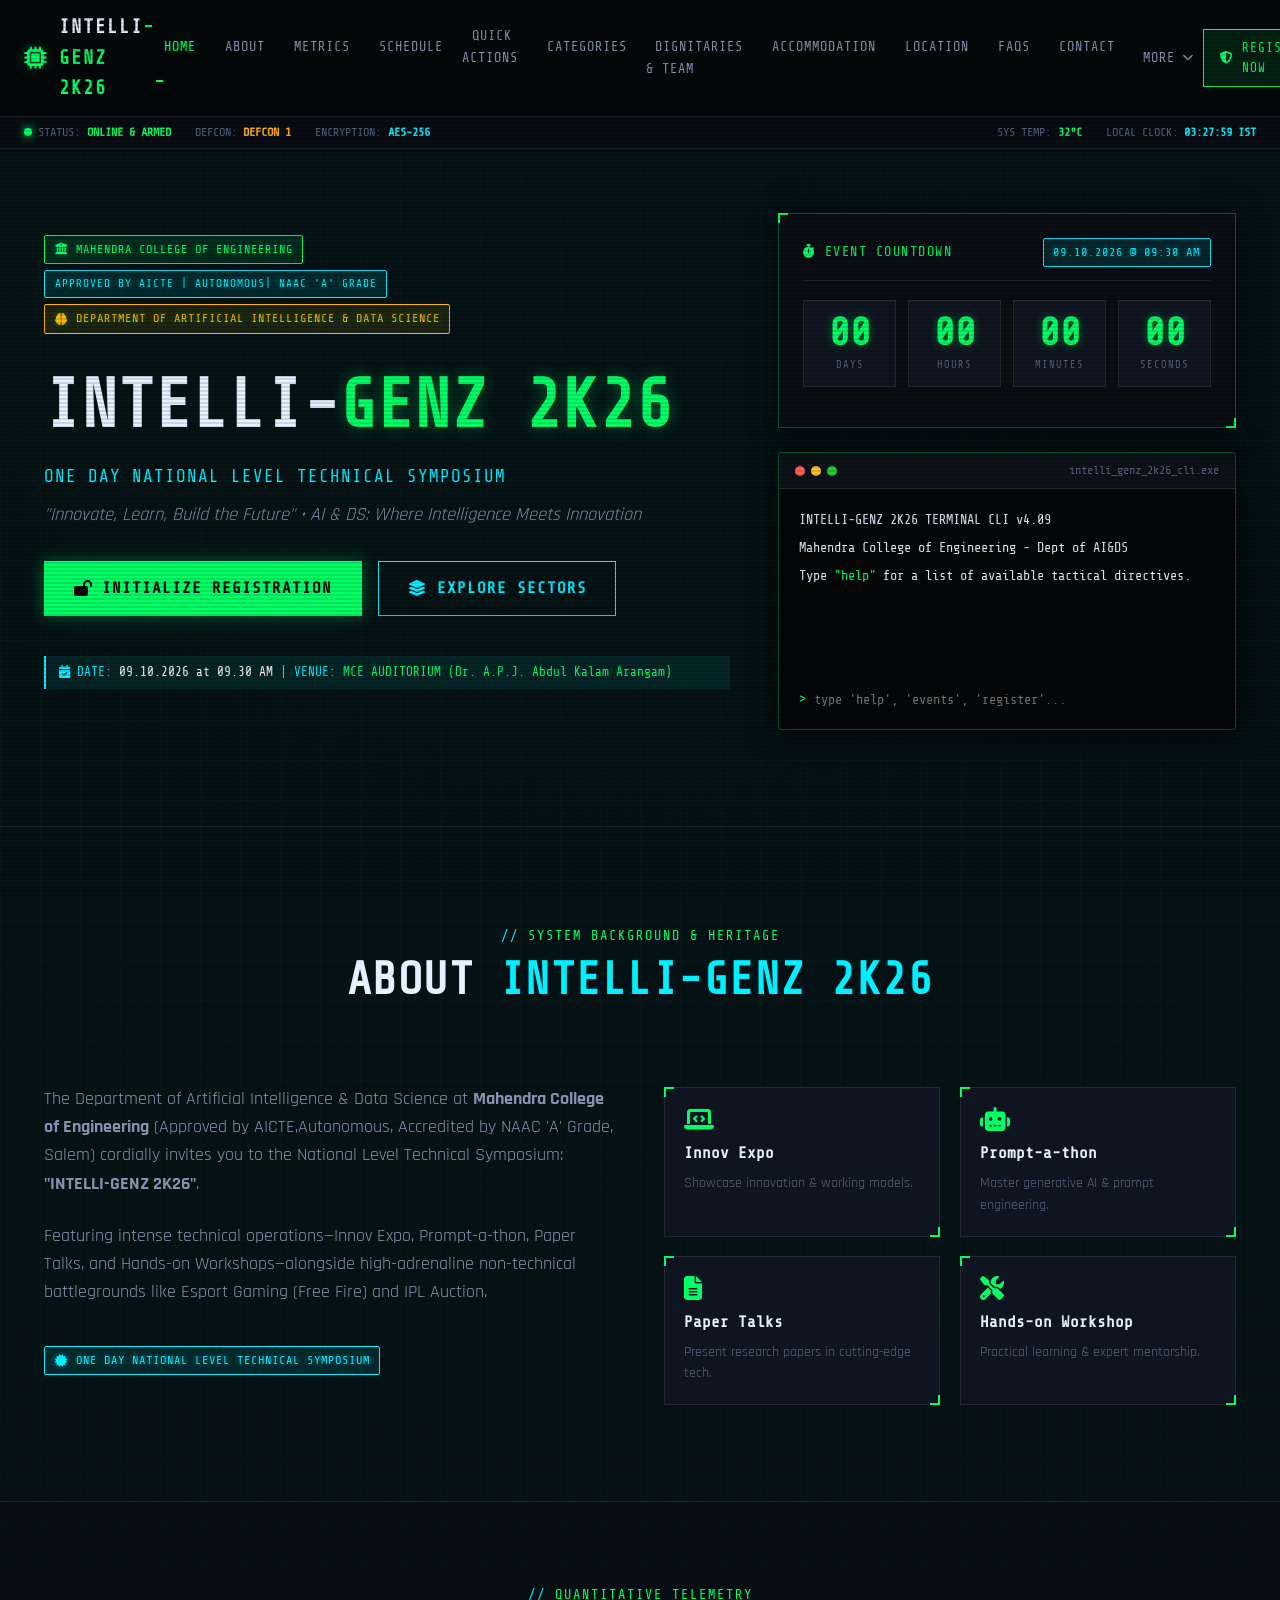
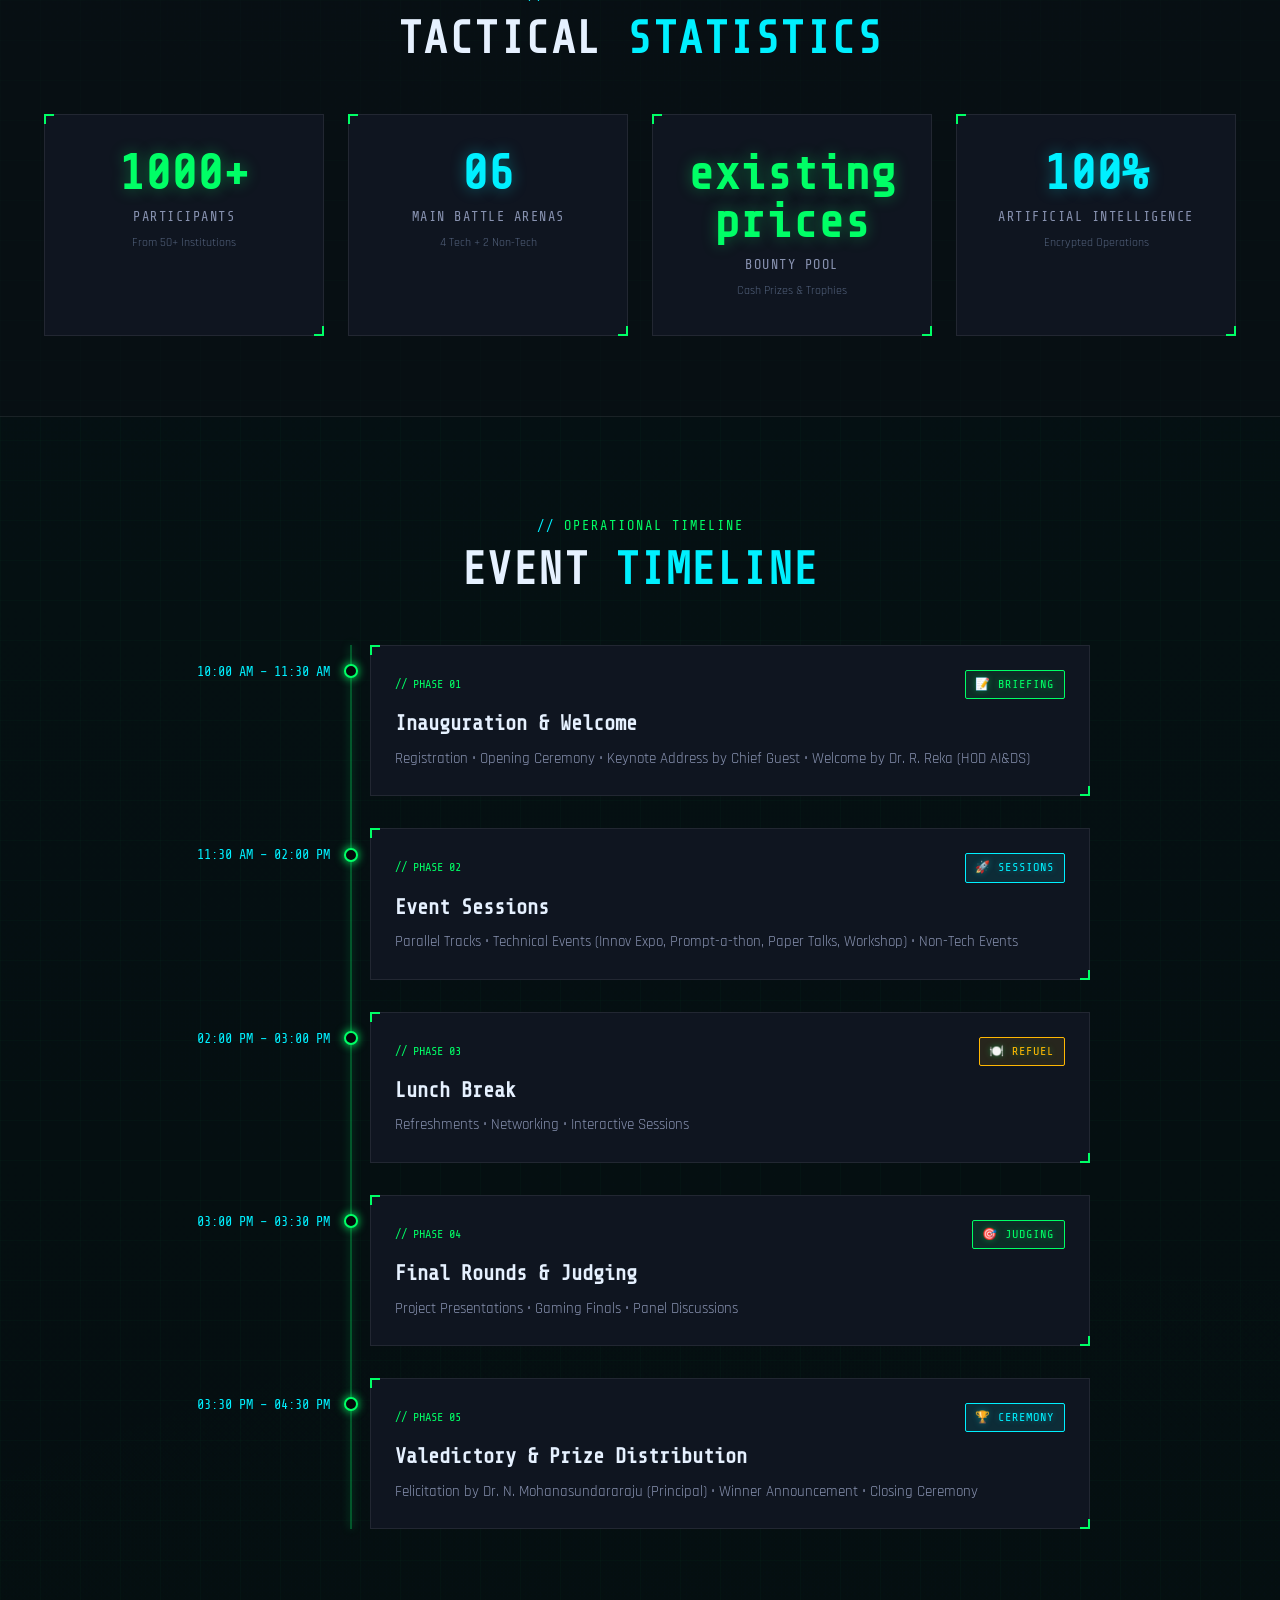
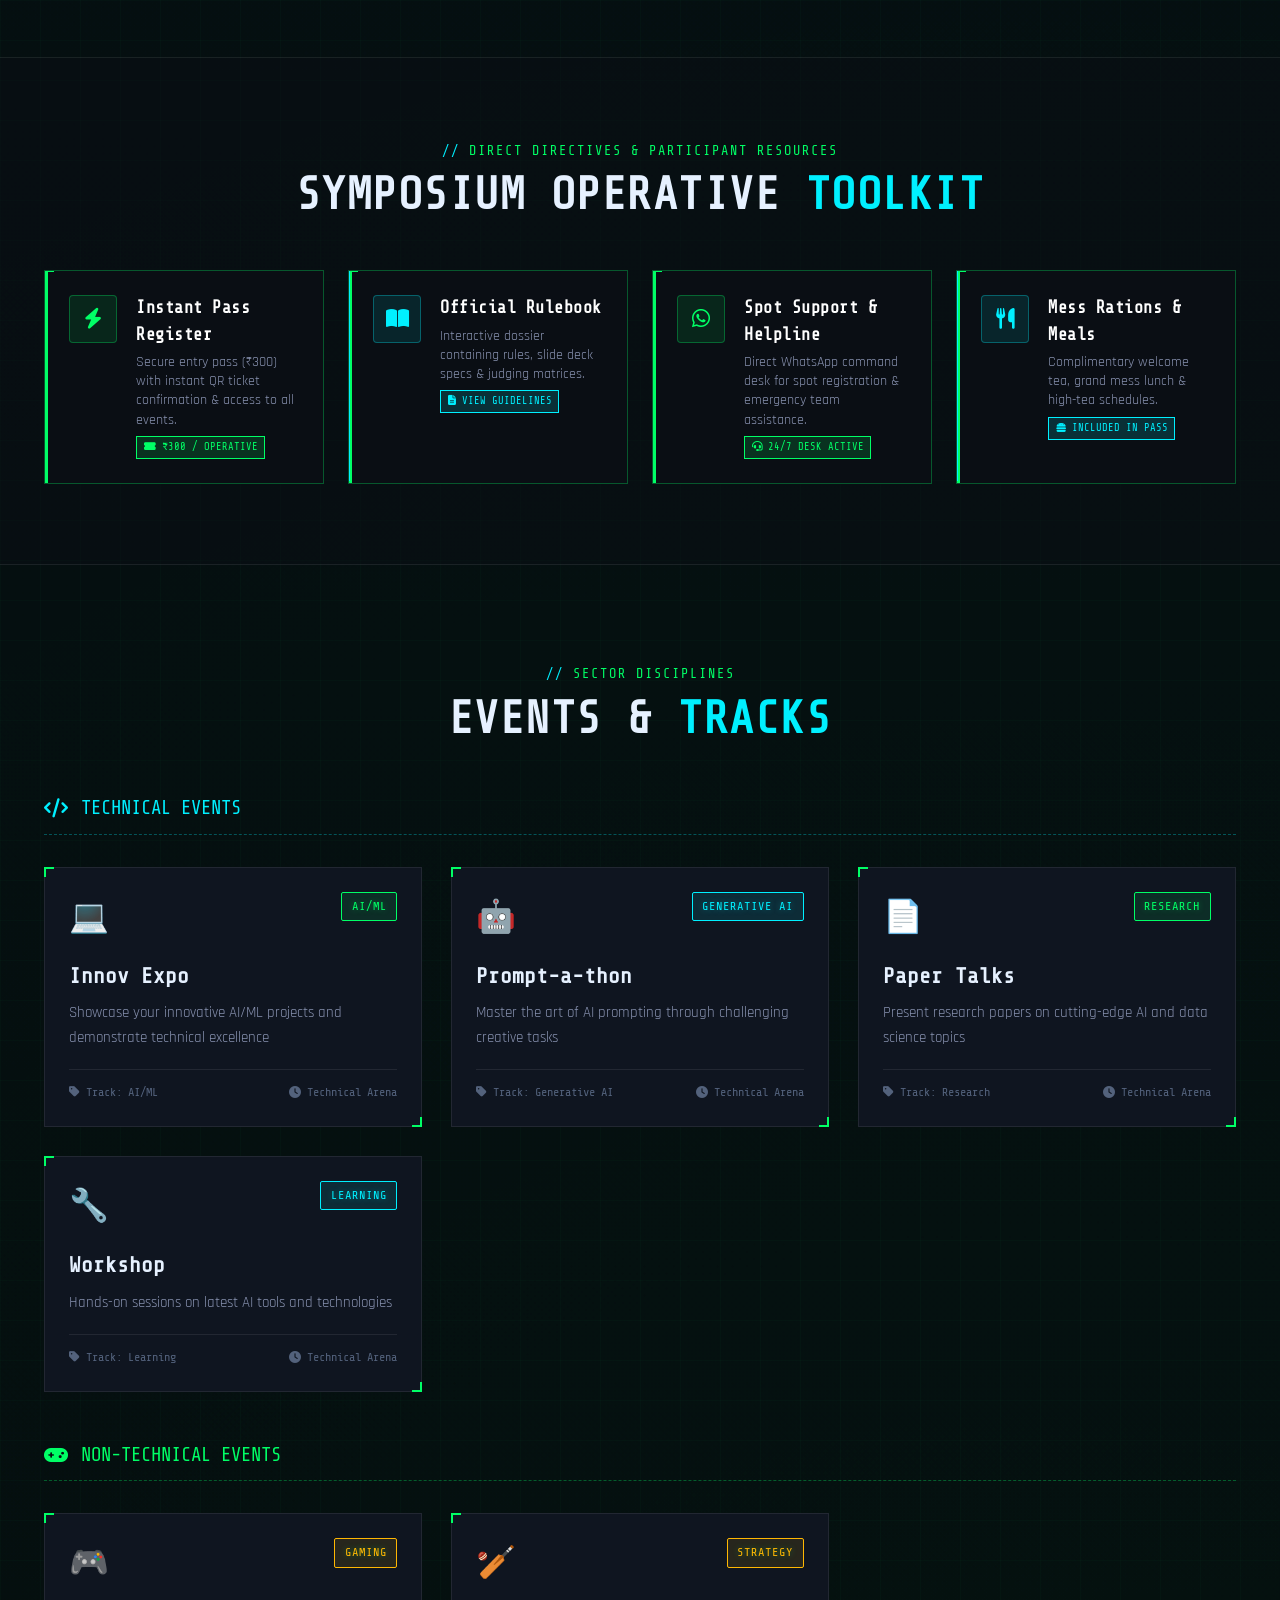
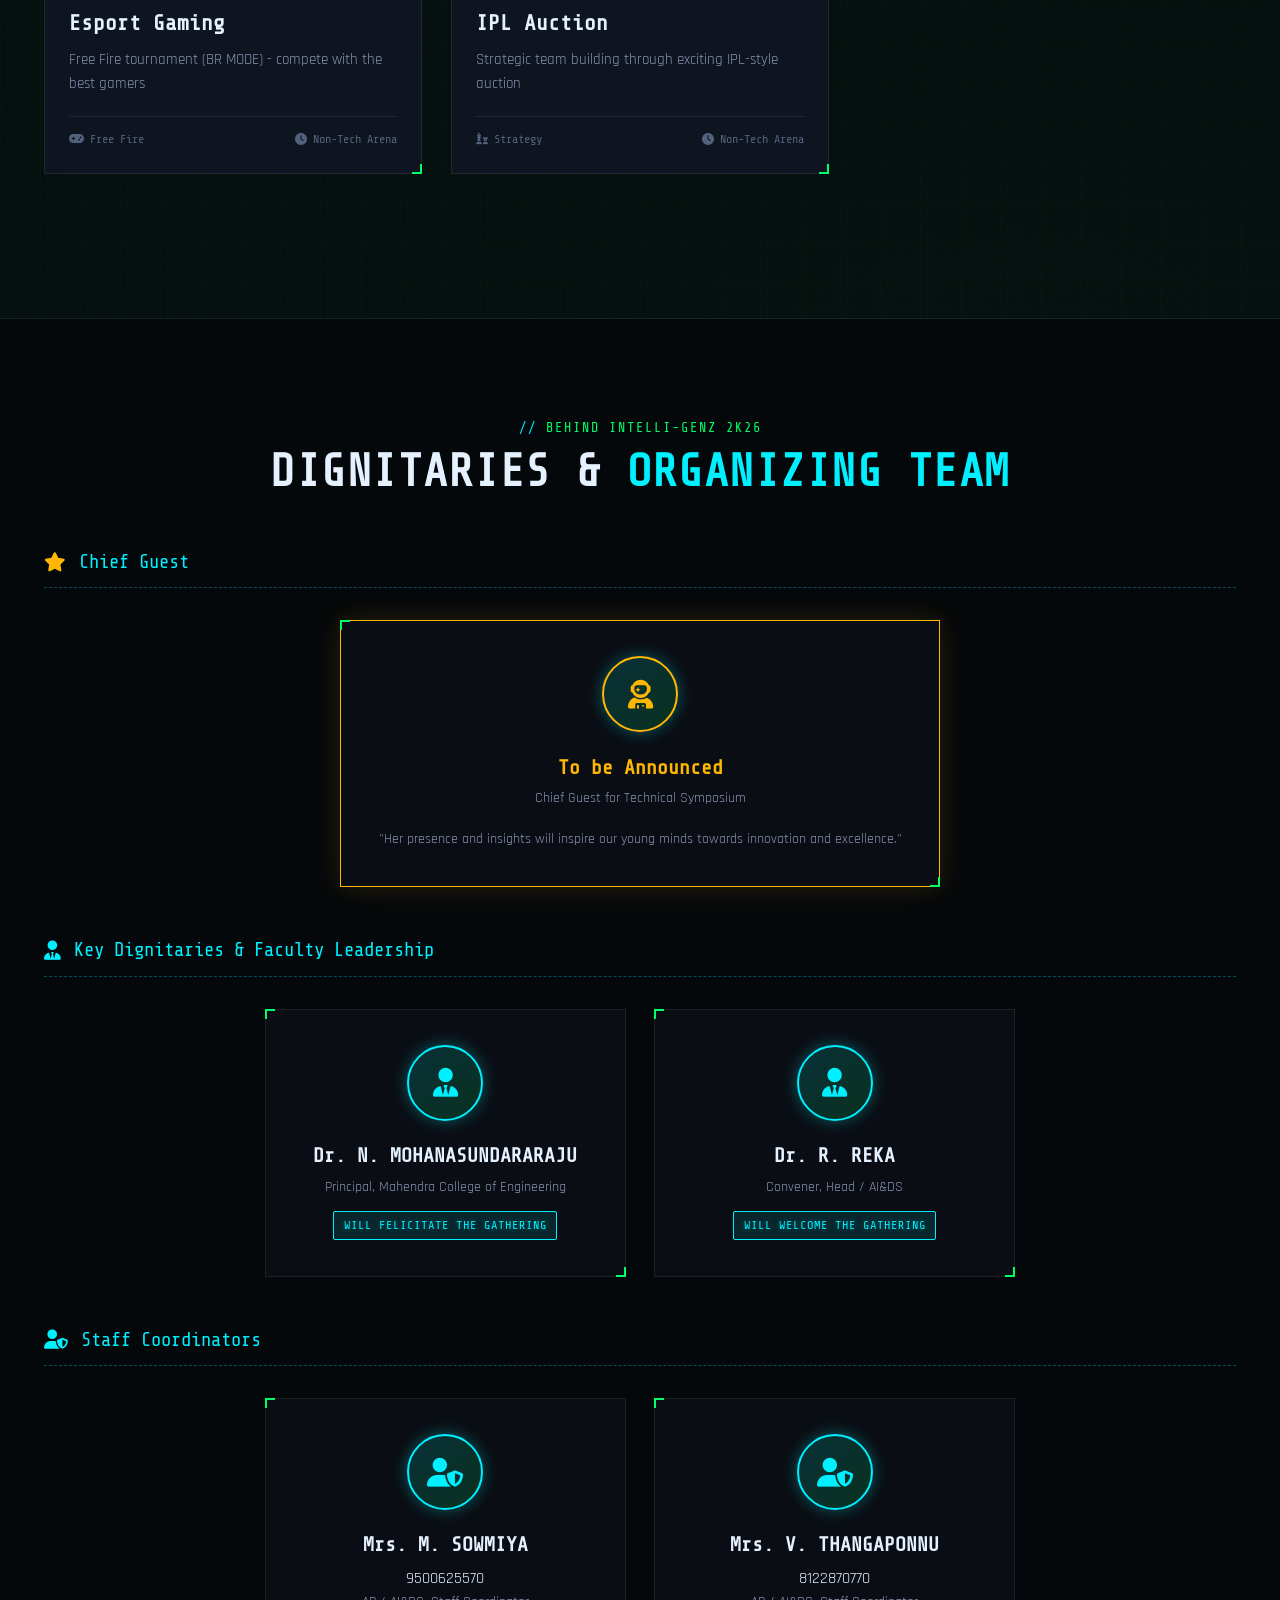
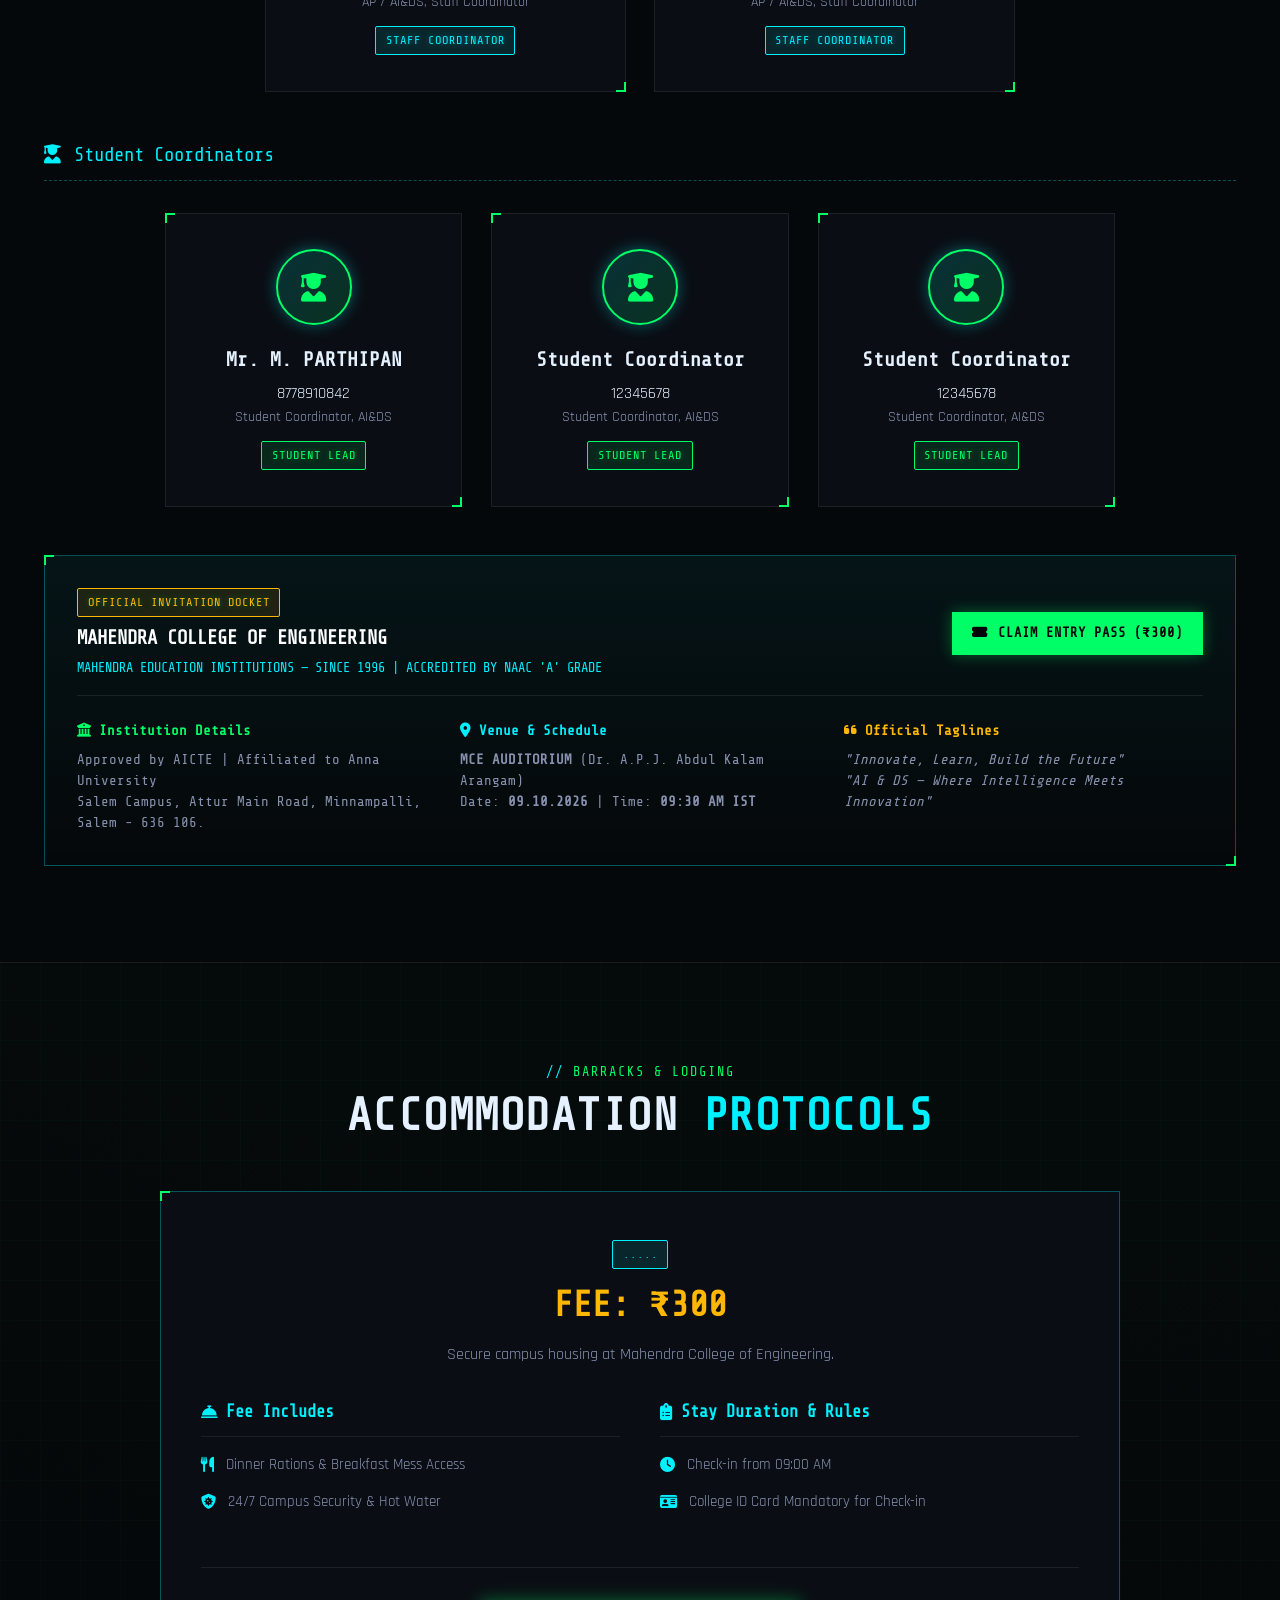
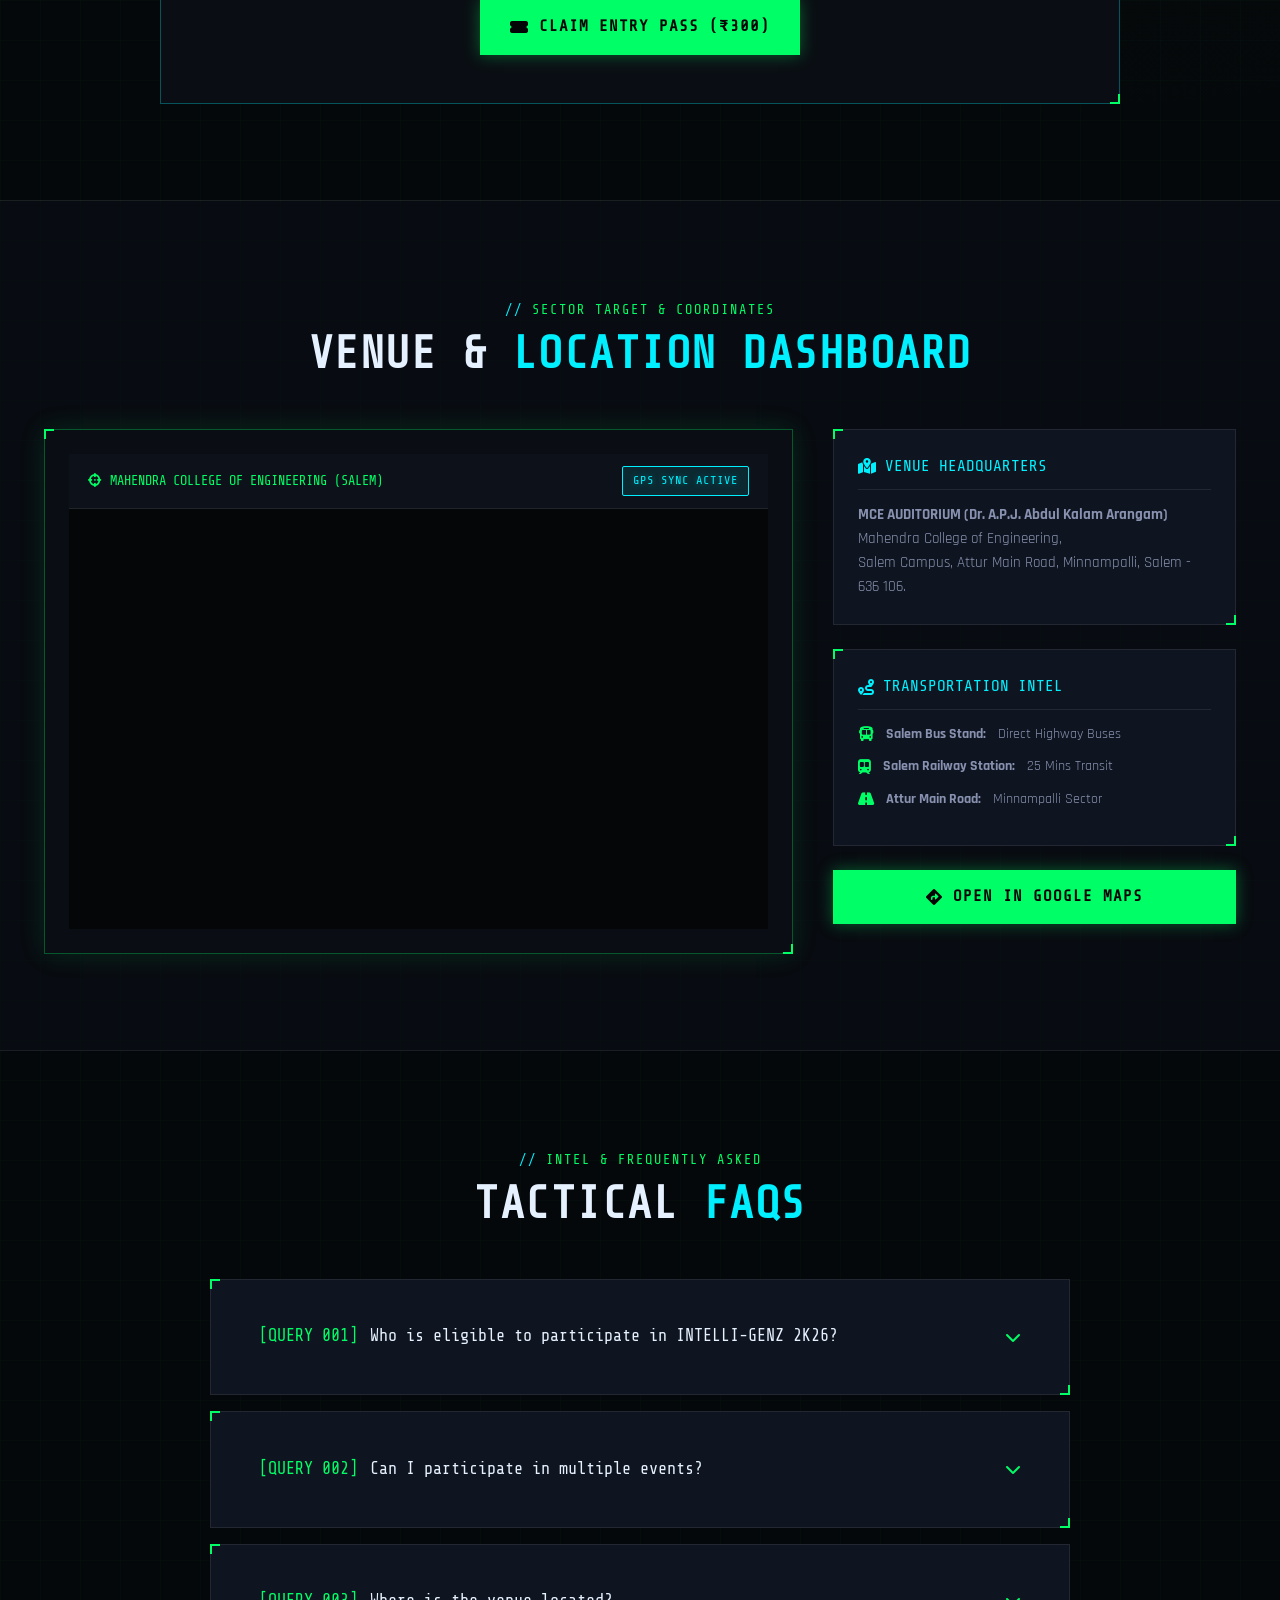
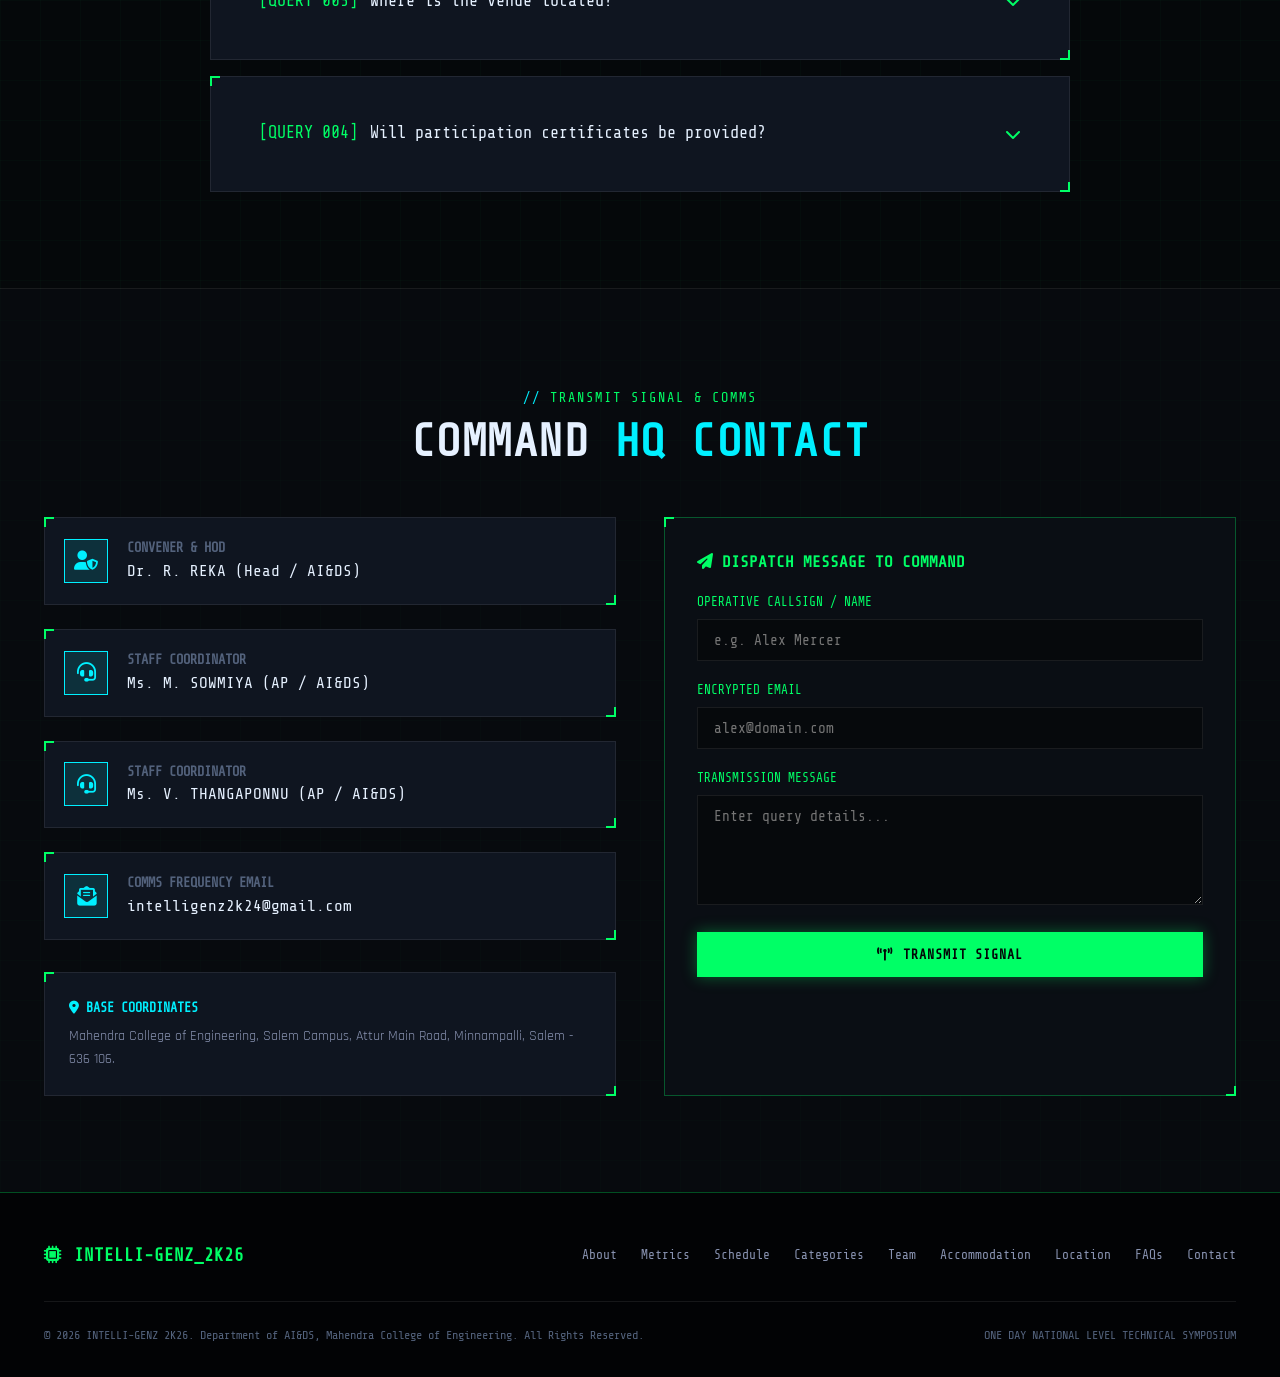
<file: index.html>
<!DOCTYPE html>
<html lang="en">

<head>
  <meta charset="UTF-8">
  <meta name="viewport" content="width=device-width, initial-scale=1.0">
  <title>INTELLI-GENZ 2K26 | Mahendra College of Engineering | AI&DS Symposium</title>
  <meta name="description"
    content="INTELLI-GENZ 2K26 - One Day National Level Technical Symposium hosted by Department of Artificial Intelligence & Data Science, Mahendra College of Engineering, Salem.">

  <!-- CSS Stylesheet -->
  <link rel="stylesheet" href="assets/css/style.css">

  <!-- FontAwesome Icons -->
  <link rel="stylesheet" href="https://cdnjs.cloudflare.com/ajax/libs/font-awesome/6.4.0/css/all.min.css">
</head>

<body>

  <!-- ==========================================================================
       1. FULL-SCREEN PRELOADER
       ========================================================================== -->
  <div id="preloader" role="dialog" aria-label="System Preloader">
    <div class="preloader-box tactical-box">
      <div class="preloader-header">
        <div class="preloader-title">
          <i class="fas fa-terminal"></i>
          <span>INTELLI-GENZ_2K26 INITIALIZING_</span>
        </div>
        <div class="badge-tactical">SYS_VER 4.09</div>
      </div>

      <div class="preloader-logs" id="preloaderLogs">
        <!-- Dynamic terminal logs appended here -->
      </div>

      <div class="progress-container">
        <div class="progress-info">
          <span>PROGRESS_STATUS</span>
          <span id="preloaderPercent">0%</span>
        </div>
        <div class="progress-bar-bg">
          <div class="progress-bar-fill" id="preloaderProgress"></div>
        </div>
      </div>

      <button class="preloader-skip" id="preloaderSkip">[ OVERRIDE / SKIP ]</button>
    </div>
  </div>

  <!-- ==========================================================================
       2. NAVIGATION & HUD STATUS BAR
       ========================================================================== -->
  <div class="header-wrapper">
    <!-- Sticky Navbar -->
    <nav class="navbar" id="navbar">
      <div class="nav-container">
        <a href="#hero" class="nav-brand">
          <i class="fas fa-microchip brand-icon"></i>
          <span class="brand-title">INTELLI<span>-GENZ 2K26</span></span>
        </a>

        <ul class="nav-menu">
          <li><a href="#hero" class="nav-link active">Home</a></li>
          <li><a href="#about" class="nav-link">About</a></li>
          <li><a href="#metrics" class="nav-link">Metrics</a></li>
          <li><a href="#schedule" class="nav-link">Schedule</a></li>
          <li><a href="#quick-actions" class="nav-link">Quick Actions</a></li>
          <li><a href="#categories" class="nav-link">Categories</a></li>
          <li><a href="#team" class="nav-link">Dignitaries &amp; Team</a></li>
          <li><a href="#accommodation" class="nav-link">Accommodation</a></li>
          <li><a href="#location" class="nav-link">Location</a></li>
          <li><a href="#faqs" class="nav-link">FAQs</a></li>
          <li><a href="#contact" class="nav-link">Contact</a></li>

          <!-- Overflow Dropdown Menu -->
          <li class="nav-item-dropdown">
            <span class="nav-link dropdown-trigger" id="moreDropdownTrigger">
              More <i class="fas fa-chevron-down" style="font-size: 0.7rem;"></i>
            </span>
            <div class="dropdown-menu" id="moreDropdownMenu">
              <a href="#location" class="dropdown-item"><i class="fas fa-map-marked-alt"></i> Location Map</a>
              <a href="#quick-actions" class="dropdown-item"><i class="fas fa-book"></i> Rulebook</a>
              <a href="#categories" class="dropdown-item"><i class="fas fa-trophy"></i> Prize Pool</a>
              <a href="#team" class="dropdown-item"><i class="fas fa-users"></i> Organizing Team</a>
              <a href="#contact" class="dropdown-item"><i class="fas fa-users-cog"></i> Command Officers</a>
              <a href="#hero" class="dropdown-item"><i class="fas fa-terminal"></i> Terminal CLI</a>
            </div>
          </li>
        </ul>

        <!-- Registration CTA -->
        <a href="register.html" class="btn-nav-cta">
          <i class="fas fa-shield-alt"></i> REGISTER NOW
        </a>

        <div class="hamburger" aria-label="Toggle navigation">
          <span></span>
          <span></span>
          <span></span>
        </div>
      </div>
    </nav>

    <!-- Sticky HUD Status Bar -->
    <div class="hud-status-strip">
      <div class="hud-status-content">
        <div class="hud-left">
          <div class="hud-item">
            <span class="status-dot"></span>
            <span class="hud-label">STATUS:</span>
            <span class="hud-val">ONLINE & ARMED</span>
          </div>
          <div class="hud-item">
            <span class="hud-label">DEFCON:</span>
            <span class="hud-val amber">DEFCON 1</span>
          </div>
          <div class="hud-item">
            <span class="hud-label">ENCRYPTION:</span>
            <span class="hud-val cyan">AES-256</span>
          </div>
        </div>
        <div class="hud-right">
          <div class="hud-item">
            <span class="hud-label">SYS TEMP:</span>
            <span class="hud-val">32°C</span>
          </div>
          <div class="hud-item">
            <span class="hud-label">LOCAL CLOCK:</span>
            <span class="hud-val cyan" id="hudLocalClock">--:--:-- IST</span>
          </div>
        </div>
      </div>
    </div>
  </div>

  <!-- ==========================================================================
       3. HERO SECTION
       ========================================================================== -->
  <section class="hero" id="hero">
    <div class="container">
      <div class="hero-grid">
        <!-- Hero Text -->
        <div class="hero-text-content">
          <div class="hero-tag" style="flex-direction: column; align-items: flex-start; gap: 0.4rem;">
            <span class="badge-tactical"><i class="fas fa-university"></i> MAHENDRA COLLEGE OF ENGINEERING</span>
            <span class="badge-tactical badge-cyan" style="font-size: 0.7rem;">APPROVED BY AICTE | AUTONOMOUS| NAAC 'A' GRADE</span>
            <span class="badge-tactical badge-amber" style="font-size: 0.75rem;"><i class="fas fa-brain"></i> DEPARTMENT
              OF ARTIFICIAL INTELLIGENCE &amp; DATA SCIENCE</span>
          </div>
          <h1 class="hero-heading" style="margin-top: 1rem;">
            INTELLI-<span class="glitch-text">GENZ 2K26</span>
          </h1>
          <p
            style="font-family: var(--font-mono); color: var(--accent-cyan); font-size: 1.1rem; margin-bottom: 0.6rem; letter-spacing: 1px;">
            ONE DAY NATIONAL LEVEL TECHNICAL SYMPOSIUM
          </p>
          <p class="hero-subtext" style="font-style: italic;">
            "Innovate, Learn, Build the Future" &bull; AI &amp; DS: Where Intelligence Meets Innovation
          </p>

          <div class="hero-actions">
            <a href="register.html" class="btn-primary">
              <i class="fas fa-lock-open"></i> INITIALIZE REGISTRATION
            </a>
            <a href="#categories" class="btn-secondary">
              <i class="fas fa-layer-group"></i> EXPLORE SECTORS
            </a>
          </div>

          <!-- Hero HUD Readout -->
          <div class="hud-readout-line">
            <i class="fas fa-calendar-check"></i> DATE: <span style="color: #fff;">09.10.2026 at 09.30 AM</span> |
            VENUE: <span style="color: var(--accent-green);">MCE AUDITORIUM (Dr. A.P.J. Abdul Kalam Arangam)</span>
          </div>
        </div>

        <!-- Hero Widgets: Countdown + Mini Terminal -->
        <div class="hero-widgets">
          <!-- Countdown Box -->
          <div class="countdown-box tactical-box" style="margin-bottom: 1.5rem;">
            <div class="countdown-box-header">
              <div class="countdown-box-title">
                <i class="fas fa-stopwatch"></i> EVENT COUNTDOWN
              </div>
              <span class="badge-tactical badge-cyan">09.10.2026 @ 09:30 AM</span>
            </div>

            <div class="countdown-grid">
              <div class="countdown-card">
                <div class="countdown-num" id="cdDays">00</div>
                <div class="countdown-lbl">DAYS</div>
              </div>
              <div class="countdown-card">
                <div class="countdown-num" id="cdHours">00</div>
                <div class="countdown-lbl">HOURS</div>
              </div>
              <div class="countdown-card">
                <div class="countdown-num" id="cdMinutes">00</div>
                <div class="countdown-lbl">MINUTES</div>
              </div>
              <div class="countdown-card">
                <div class="countdown-num" id="cdSeconds">00</div>
                <div class="countdown-lbl">SECONDS</div>
              </div>
            </div>
          </div>

          <!-- Interactive Mini Terminal CLI Widget -->
          <div class="hero-terminal">
            <div class="terminal-topbar">
              <div class="terminal-dots">
                <span class="t-dot red"></span>
                <span class="t-dot yellow"></span>
                <span class="t-dot green"></span>
              </div>
              <span>intelli_genz_2k26_cli.exe</span>
            </div>
            <div class="terminal-body">
              <div class="terminal-output" id="terminalOutput">
                <div class="t-line">INTELLI-GENZ 2K26 TERMINAL CLI v4.09</div>
                <div class="t-line">Mahendra College of Engineering - Dept of AI&amp;DS</div>
                <div class="t-line">Type <span style="color: var(--accent-green)">"help"</span> for a list of available
                  tactical directives.</div>
              </div>
              <div class="t-prompt-row">
                <span class="t-prompt">&gt;</span>
                <input type="text" class="t-input" id="terminalInput" placeholder="type 'help', 'events', 'register'..."
                  autocomplete="off">
              </div>
            </div>
          </div>
        </div>
      </div>
    </div>
  </section>

  <!-- ==========================================================================
       4. ABOUT SECTION
       ========================================================================== -->
  <section class="about-section" id="about">
    <div class="container">
      <!-- Standard Two-Line Heading -->
      <div class="section-heading-group">
        <span class="section-caption">System Background & Heritage</span>
        <h2 class="section-title">About <span>INTELLI-GENZ 2K26</span></h2>
      </div>

      <div class="about-grid">
        <div class="about-text-content">
          <p>
            The Department of Artificial Intelligence & Data Science at <strong>Mahendra College of Engineering</strong>
            (Approved by AICTE,Autonomous, Accredited by NAAC 'A' Grade, Salem) cordially invites
            you to the National Level Technical Symposium: <strong>"INTELLI-GENZ 2K26"</strong>.
          </p>
          <p>
            Featuring intense technical operations—Innov Expo, Prompt-a-thon, Paper Talks, and Hands-on
            Workshops—alongside high-adrenaline non-technical battlegrounds like Esport Gaming (Free Fire) and IPL
            Auction.
          </p>

          <div class="badge-tactical badge-cyan" style="margin-top: 1rem;">
            <i class="fas fa-certificate"></i> ONE DAY NATIONAL LEVEL TECHNICAL SYMPOSIUM
          </div>
        </div>

        <div class="about-features-grid">
          <div class="feature-box tactical-box" onclick="location.href='event-detail.html?event=project-expo'" style="cursor: pointer;">
            <i class="fas fa-laptop-code feature-icon"></i>
            <h4 class="feature-title">Innov Expo</h4>
            <p class="feature-desc">Showcase innovation &amp; working models.</p>
          </div>
          <div class="feature-box tactical-box" onclick="location.href='event-detail.html?event=prompt-a-thon'" style="cursor: pointer;">
            <i class="fas fa-robot feature-icon"></i>
            <h4 class="feature-title">Prompt-a-thon</h4>
            <p class="feature-desc">Master generative AI &amp; prompt engineering.</p>
          </div>
          <div class="feature-box tactical-box" onclick="location.href='event-detail.html?event=paper-presentation'" style="cursor: pointer;">
            <i class="fas fa-file-alt feature-icon"></i>
            <h4 class="feature-title">Paper Talks</h4>
            <p class="feature-desc">Present research papers in cutting-edge tech.</p>
          </div>
          <div class="feature-box tactical-box" onclick="location.href='event-detail.html?event=workshop'" style="cursor: pointer;">
            <i class="fas fa-tools feature-icon"></i>
            <h4 class="feature-title">Hands-on Workshop</h4>
            <p class="feature-desc">Practical learning &amp; expert mentorship.</p>
          </div>
        </div>
      </div>
    </div>
  </section>

  <!-- ==========================================================================
       5. STATISTICS / METRICS SECTION
       ========================================================================== -->
  <section class="metrics-section" id="metrics">
    <div class="container">
      <!-- Standard Two-Line Heading -->
      <div class="section-heading-group">
        <span class="section-caption">Quantitative Telemetry</span>
        <h2 class="section-title">Tactical <span>Statistics</span></h2>
      </div>

      <div class="metrics-grid">
        <div class="metric-card tactical-box">
          <div class="metric-val">1000+</div>
          <div class="metric-lbl">participants</div>
          <div class="metric-sub">From 50+ Institutions</div>
        </div>
        <div class="metric-card tactical-box">
          <div class="metric-val cyan">06</div>
          <div class="metric-lbl">Main Battle Arenas</div>
          <div class="metric-sub">4 Tech + 2 Non-Tech</div>
        </div>
        <div class="metric-card tactical-box">
          <div class="metric-val">existing prices</div>
          <div class="metric-lbl">Bounty Pool</div>
          <div class="metric-sub">Cash Prizes & Trophies</div>
        </div>
        <div class="metric-card tactical-box">
          <div class="metric-val cyan">100%</div>
          <div class="metric-lbl">artificial Intelligence</div>
          <div class="metric-sub">Encrypted Operations</div>
        </div>
      </div>
    </div>
  </section>

  <!-- ==========================================================================
       6. SCHEDULE / TIMELINE SECTION
       ========================================================================== -->
  <section class="schedule-section" id="schedule">
    <div class="container">
      <!-- Standard Two-Line Heading -->
      <div class="section-heading-group">
        <span class="section-caption">Operational Timeline</span>
        <h2 class="section-title">Event <span>Timeline</span></h2>
      </div>

      <div class="timeline-container">
        <!-- Timeline Item 1 -->
        <div class="timeline-item">
          <div class="timeline-time-badge">10:00 AM – 11:30 AM</div>
          <div class="timeline-node"></div>
          <div class="timeline-content-card tactical-box">
            <div class="timeline-header">
              <span class="timeline-phase">// PHASE 01</span>
              <span class="badge-tactical">📝 BRIEFING</span>
            </div>
            <h3 class="timeline-title">Inauguration &amp; Welcome</h3>
            <p class="timeline-desc">Registration • Opening Ceremony • Keynote Address by Chief Guest • Welcome by Dr.
              R. Reka (HOD AI&amp;DS)</p>
          </div>
        </div>

        <!-- Timeline Item 2 -->
        <div class="timeline-item">
          <div class="timeline-time-badge">11:30 AM – 02:00 PM</div>
          <div class="timeline-node"></div>
          <div class="timeline-content-card tactical-box">
            <div class="timeline-header">
              <span class="timeline-phase">// PHASE 02</span>
              <span class="badge-tactical badge-cyan">🚀 SESSIONS</span>
            </div>
            <h3 class="timeline-title">Event Sessions</h3>
            <p class="timeline-desc">Parallel Tracks • Technical Events (Innov Expo, Prompt-a-thon, Paper Talks, Workshop) • Non-Tech Events</p>
          </div>
        </div>

        <!-- Timeline Item 3 -->
        <div class="timeline-item">
          <div class="timeline-time-badge">02:00 PM – 03:00 PM</div>
          <div class="timeline-node"></div>
          <div class="timeline-content-card tactical-box">
            <div class="timeline-header">
              <span class="timeline-phase">// PHASE 03</span>
              <span class="badge-tactical badge-amber">🍽️ REFUEL</span>
            </div>
            <h3 class="timeline-title">Lunch Break</h3>
            <p class="timeline-desc">Refreshments • Networking • Interactive Sessions</p>
          </div>
        </div>

        <!-- Timeline Item 4 -->
        <div class="timeline-item">
          <div class="timeline-time-badge">03:00 PM – 03:30 PM</div>
          <div class="timeline-node"></div>
          <div class="timeline-content-card tactical-box">
            <div class="timeline-header">
              <span class="timeline-phase">// PHASE 04</span>
              <span class="badge-tactical">🎯 JUDGING</span>
            </div>
            <h3 class="timeline-title">Final Rounds &amp; Judging</h3>
            <p class="timeline-desc">Project Presentations • Gaming Finals • Panel Discussions</p>
          </div>
        </div>

        <!-- Timeline Item 5 -->
        <div class="timeline-item">
          <div class="timeline-time-badge">03:30 PM – 04:30 PM</div>
          <div class="timeline-node"></div>
          <div class="timeline-content-card tactical-box">
            <div class="timeline-header">
              <span class="timeline-phase">// PHASE 05</span>
              <span class="badge-tactical badge-cyan">🏆 CEREMONY</span>
            </div>
            <h3 class="timeline-title">Valedictory &amp; Prize Distribution</h3>
            <p class="timeline-desc">Felicitation by Dr. N. Mohanasundararaju (Principal) • Winner Announcement •
              Closing Ceremony</p>
          </div>
        </div>
      </div>
    </div>
  </section>

  <!-- ==========================================================================
       7. QUICK ACTIONS & OPERATIVE TOOLKIT SECTION
       ========================================================================== -->
  <section class="quick-actions-section" id="quick-actions">
    <div class="container">
      <!-- Standard Two-Line Heading -->
      <div class="section-heading-group">
        <span class="section-caption">Direct Directives &amp; Participant Resources</span>
        <h2 class="section-title">Symposium Operative <span>Toolkit</span></h2>
      </div>

      <div class="quick-actions-grid">
        <!-- 1. Instant Pass Register -->
        <div class="action-card tactical-box" onclick="location.href='register.html'">
          <div class="action-icon-wrapper">
            <i class="fas fa-bolt"></i>
          </div>
          <div class="action-info">
            <h4>Instant Pass Register</h4>
            <p>Secure entry pass (₹300) with instant QR ticket confirmation &amp; access to all events.</p>
            <span class="action-badge"><i class="fas fa-ticket-alt"></i> ₹300 / Operative</span>
          </div>
        </div>

        <!-- 2. Interactive Rulebook -->
        <div class="action-card card-cyan tactical-box" onclick="openModal('rulebookModal')">
          <div class="action-icon-wrapper">
            <i class="fas fa-book-open"></i>
          </div>
          <div class="action-info">
            <h4>Official Rulebook</h4>
            <p>Interactive dossier containing rules, slide deck specs &amp; judging matrices.</p>
            <span class="action-badge" style="background: rgba(0, 240, 255, 0.15); color: var(--accent-cyan); border-color: var(--accent-cyan);"><i class="fas fa-file-alt"></i> View Guidelines</span>
          </div>
        </div>

        <!-- 4. Spot Support & Helpline -->
        <div class="action-card tactical-box" onclick="openModal('helpdeskModal')">
          <div class="action-icon-wrapper">
            <i class="fab fa-whatsapp"></i>
          </div>
          <div class="action-info">
            <h4>Spot Support &amp; Helpline</h4>
            <p>Direct WhatsApp command desk for spot registration &amp; emergency team assistance.</p>
            <span class="action-badge"><i class="fas fa-headset"></i> 24/7 Desk Active</span>
          </div>
        </div>

        <!-- 5. Mess Rations & Food Protocols -->
        <div class="action-card card-cyan tactical-box" onclick="openModal('foodModal')">
          <div class="action-icon-wrapper">
            <i class="fas fa-utensils"></i>
          </div>
          <div class="action-info">
            <h4>Mess Rations &amp; Meals</h4>
            <p>Complimentary welcome tea, grand mess lunch &amp; high-tea schedules.</p>
            <span class="action-badge" style="background: rgba(0, 240, 255, 0.15); color: var(--accent-cyan); border-color: var(--accent-cyan);"><i class="fas fa-hamburger"></i> Included in Pass</span>
          </div>
        </div>
      </div>
    </div>
  </section>

  <!-- ==========================================================================
       8. CATEGORIES / EVENTS SECTION
       ========================================================================== -->
  <section class="categories-section" id="categories">
    <div class="container">
      <!-- Standard Two-Line Heading -->
      <div class="section-heading-group">
        <span class="section-caption">Sector Disciplines</span>
        <h2 class="section-title">Events &amp; <span>Tracks</span></h2>
      </div>

      <!-- Tech Events Category -->
      <div class="category-group-header">
        <i class="fas fa-code"></i> TECHNICAL EVENTS
      </div>

      <div class="events-grid">
        <!-- Tech 1: Innov Expo -->
        <div class="event-card tactical-box" onclick="location.href='event-detail.html?event=project-expo'">
          <div class="event-card-top">
            <span class="event-icon-badge">💻</span>
            <span class="badge-tactical">AI/ML</span>
          </div>
          <h3 class="event-title">Innov Expo</h3>
          <p class="event-desc">Showcase your innovative AI/ML projects and demonstrate technical excellence</p>
          <div class="event-meta">
            <span><i class="fas fa-tag"></i> Track: AI/ML</span>
            <span><i class="fas fa-clock"></i> Technical Arena</span>
          </div>
        </div>

        <!-- Tech 2: Prompt-a-thon -->
        <div class="event-card tactical-box" onclick="location.href='event-detail.html?event=prompt-a-thon'">
          <div class="event-card-top">
            <span class="event-icon-badge">🤖</span>
            <span class="badge-tactical badge-cyan">Generative AI</span>
          </div>
          <h3 class="event-title">Prompt-a-thon</h3>
          <p class="event-desc">Master the art of AI prompting through challenging creative tasks</p>
          <div class="event-meta">
            <span><i class="fas fa-tag"></i> Track: Generative AI</span>
            <span><i class="fas fa-clock"></i> Technical Arena</span>
          </div>
        </div>

        <!-- Tech 3: Paper Talks -->
        <div class="event-card tactical-box" onclick="location.href='event-detail.html?event=paper-presentation'">
          <div class="event-card-top">
            <span class="event-icon-badge">📄</span>
            <span class="badge-tactical">Research</span>
          </div>
          <h3 class="event-title">Paper Talks</h3>
          <p class="event-desc">Present research papers on cutting-edge AI and data science topics</p>
          <div class="event-meta">
            <span><i class="fas fa-tag"></i> Track: Research</span>
            <span><i class="fas fa-clock"></i> Technical Arena</span>
          </div>
        </div>

        <!-- Tech 4: Workshop -->
        <div class="event-card tactical-box" onclick="location.href='event-detail.html?event=workshop'">
          <div class="event-card-top">
            <span class="event-icon-badge">🔧</span>
            <span class="badge-tactical badge-cyan">Learning</span>
          </div>
          <h3 class="event-title">Workshop</h3>
          <p class="event-desc">Hands-on sessions on latest AI tools and technologies</p>
          <div class="event-meta">
            <span><i class="fas fa-tag"></i> Track: Learning</span>
            <span><i class="fas fa-clock"></i> Technical Arena</span>
          </div>
        </div>
      </div>

      <!-- Non-Tech Events Category -->
      <div class="category-group-header" style="color: var(--accent-green); border-color: var(--border-green);">
        <i class="fas fa-gamepad"></i> NON-TECHNICAL EVENTS
      </div>

      <div class="events-grid">
        <!-- Non Tech 1: Esport Gaming -->
        <div class="event-card tactical-box" onclick="location.href='event-detail.html?event=esport-gaming'">
          <div class="event-card-top">
            <span class="event-icon-badge">🎮</span>
            <span class="badge-tactical badge-amber">Gaming</span>
          </div>
          <h3 class="event-title">Esport Gaming</h3>
          <p class="event-desc">Free Fire tournament (BR MODE) - compete with the best gamers</p>
          <div class="event-meta">
            <span><i class="fas fa-gamepad"></i> Free Fire</span>
            <span><i class="fas fa-clock"></i> Non-Tech Arena</span>
          </div>
        </div>

        <!-- Non Tech 2: IPL Auction -->
        <div class="event-card tactical-box" onclick="location.href='event-detail.html?event=ipl-auction'">
          <div class="event-card-top">
            <span class="event-icon-badge">🏏</span>
            <span class="badge-tactical badge-amber">Strategy</span>
          </div>
          <h3 class="event-title">IPL Auction</h3>
          <p class="event-desc">Strategic team building through exciting IPL-style auction</p>
          <div class="event-meta">
            <span><i class="fas fa-chess"></i> Strategy</span>
            <span><i class="fas fa-clock"></i> Non-Tech Arena</span>
          </div>
        </div>
      </div>
    </div>
  </section>

  <!-- ==========================================================================
       9. DIGNITARIES & ORGANIZING TEAM SECTION (EXACT DETAILS FROM POSTER)
       ========================================================================== -->
  <section class="team-section-container" id="team">
    <div class="container">
      <!-- Standard Two-Line Heading -->
      <div class="section-heading-group">
        <span class="section-caption">Behind INTELLI-GENZ 2K26</span>
        <h2 class="section-title">Dignitaries &amp; <span>Organizing Team</span></h2>
      </div>

      <!-- Chief Guest Section -->
      <div class="team-category-title">
        <i class="fas fa-star" style="color: var(--accent-amber);"></i> Chief Guest
      </div>
      <div style="max-width: 600px; margin: 0 auto 3rem auto;">
        <div class="team-card tactical-box"
          style="border-color: var(--accent-amber); box-shadow: 0 0 25px rgba(255, 183, 3, 0.15);">
          <div class="team-avatar" style="border-color: var(--accent-amber); color: var(--accent-amber);">
            <i class="fas fa-user-astronaut"></i>
          </div>
          <h4 class="team-name" style="color: var(--accent-amber);">To be Announced</h4>
          <p class="team-dept">Chief Guest for Technical Symposium</p>
          <p style="font-size: 0.85rem; color: var(--text-secondary); margin-top: 0.4rem;">
            "Her presence and insights will inspire our young minds towards innovation and excellence."
          </p>
        </div>
      </div>

      <!-- Key Dignitaries & Faculty Leadership -->
      <div class="team-category-title">
        <i class="fas fa-user-tie"></i> Key Dignitaries &amp; Faculty Leadership
      </div>
      <div class="team-grid" style="grid-template-columns: repeat(auto-fit, minmax(280px, 1fr)); max-width: 750px; margin: 0 auto 3rem auto;">
        <!-- Felicitation -->
        <div class="team-card tactical-box">
          <div class="team-avatar">
            <i class="fas fa-user-tie"></i>
          </div>
          <h4 class="team-name">Dr. N. MOHANASUNDARARAJU</h4>
          <p class="team-dept">Principal, Mahendra College of Engineering</p>
          <span class="badge-tactical badge-cyan">will Felicitate the gathering</span>
        </div>

        <!-- Welcome Address & Convener -->
        <div class="team-card tactical-box">
          <div class="team-avatar">
            <i class="fas fa-user-tie"></i>
          </div>
          <h4 class="team-name">Dr. R. REKA</h4>
          <p class="team-dept">Convener, Head / AI&amp;DS</p>
          <span class="badge-tactical badge-cyan">will Welcome the gathering</span>
        </div>
      </div>

      <!-- Staff Coordinators -->
      <div class="team-category-title">
        <i class="fas fa-user-shield"></i> Staff Coordinators
      </div>
      <div class="team-grid" style="grid-template-columns: repeat(auto-fit, minmax(280px, 1fr)); max-width: 750px; margin: 0 auto 3rem auto;">
        <!-- Coordinator 1: Ms. M. Sowmiya -->
        <div class="team-card tactical-box">
          <div class="team-avatar">
            <i class="fas fa-user-shield"></i>
          </div>
          <h4 class="team-name">Mrs. M. SOWMIYA</h4>
          <p>9500625570</p>
          <p class="team-dept">AP / AI&amp;DS, Staff Coordinator</p>
          <span class="badge-tactical badge-cyan">Staff Coordinator</span>
        </div>

        <!-- Coordinator 2: Ms. Thangaponnu -->
        <div class="team-card tactical-box">
          <div class="team-avatar">
            <i class="fas fa-user-shield"></i>
          </div>
          <h4 class="team-name">Mrs. V. THANGAPONNU</h4>
          <p>8122870770</p>
          <p class="team-dept">AP / AI&amp;DS, Staff Coordinator</p>
          <span class="badge-tactical badge-cyan">Staff Coordinator</span>
        </div>
      </div>

      <!-- Student Coordinators Section -->
      <div class="team-category-title">
        <i class="fas fa-user-graduate"></i> Student Coordinators
      </div>
      <div class="team-grid" style="grid-template-columns: repeat(auto-fit, minmax(260px, 1fr)); max-width: 950px; margin: 0 auto 3rem auto;">
        <!-- Student Coordinator 1 -->
        <div class="team-card tactical-box">
          <div class="team-avatar" style="border-color: var(--accent-green); color: var(--accent-green);">
            <i class="fas fa-user-graduate"></i>
          </div>
          <h4 class="team-name">Mr. M. PARTHIPAN</h4>
          <p>8778910842</p>
          <p class="team-dept">Student Coordinator, AI&amp;DS</p>
          <span class="badge-tactical">Student Lead</span>
        </div>

        <!-- Student Coordinator 2 -->
        <div class="team-card tactical-box">
          <div class="team-avatar" style="border-color: var(--accent-green); color: var(--accent-green);">
            <i class="fas fa-user-graduate"></i>
          </div>
          <h4 class="team-name">Student Coordinator</h4>
          <p>12345678</p>
          <p class="team-dept">Student Coordinator, AI&amp;DS</p>
          <span class="badge-tactical">Student Lead</span>
        </div>

        <!-- Student Coordinator 3 -->
        <div class="team-card tactical-box">
          <div class="team-avatar" style="border-color: var(--accent-green); color: var(--accent-green);">
            <i class="fas fa-user-graduate"></i>
          </div>
          <h4 class="team-name">Student Coordinator</h4>
          <p>12345678</p>
          <p class="team-dept">Student Coordinator, AI&amp;DS</p>
          <span class="badge-tactical">Student Lead</span>
        </div>
      </div>

      <!-- Official Invitation Poster Docket Box -->
      <div class="tactical-box" style="margin-top: 3rem; padding: 2rem; border-color: var(--border-cyan); background: linear-gradient(180deg, rgba(0, 240, 255, 0.05), transparent);">
        <div style="display: flex; align-items: center; justify-content: space-between; flex-wrap: wrap; gap: 1rem; border-bottom: 1px solid var(--border-dim); padding-bottom: 1rem; margin-bottom: 1.5rem;">
          <div>
            <span class="badge-tactical badge-amber" style="margin-bottom: 0.4rem;">OFFICIAL INVITATION DOCKET</span>
            <h3 style="font-family: var(--font-mono); color: #fff; font-size: 1.2rem; margin: 0;">MAHENDRA COLLEGE OF ENGINEERING</h3>
            <p style="font-size: 0.85rem; color: var(--accent-cyan); font-family: var(--font-mono); margin-top: 0.2rem;">
              MAHENDRA EDUCATION INSTITUTIONS — SINCE 1996 | ACCREDITED BY NAAC 'A' GRADE
            </p>
          </div>
          <a href="register.html" class="btn-primary" style="padding: 0.6rem 1.2rem; font-size: 0.85rem;">
            <i class="fas fa-ticket-alt"></i> CLAIM ENTRY PASS (₹300)
          </a>
        </div>

        <div style="display: grid; grid-template-columns: repeat(auto-fit, minmax(240px, 1fr)); gap: 1.5rem; font-family: var(--font-mono); font-size: 0.88rem;">
          <div>
            <div style="color: var(--accent-green); font-weight: 700; margin-bottom: 0.4rem;"><i class="fas fa-university"></i> Institution Details</div>
            <p style="color: var(--text-secondary); line-height: 1.5; margin: 0;">
              Approved by AICTE | Affiliated to Anna University<br>
              Salem Campus, Attur Main Road, Minnampalli, Salem - 636 106.
            </p>
          </div>
          <div>
            <div style="color: var(--accent-cyan); font-weight: 700; margin-bottom: 0.4rem;"><i class="fas fa-map-marker-alt"></i> Venue &amp; Schedule</div>
            <p style="color: var(--text-secondary); line-height: 1.5; margin: 0;">
              <strong>MCE AUDITORIUM</strong> (Dr. A.P.J. Abdul Kalam Arangam)<br>
              Date: <strong>09.10.2026</strong> | Time: <strong>09:30 AM IST</strong>
            </p>
          </div>
          <div>
            <div style="color: var(--accent-amber); font-weight: 700; margin-bottom: 0.4rem;"><i class="fas fa-quote-left"></i> Official Taglines</div>
            <p style="color: var(--text-secondary); line-height: 1.5; margin: 0; font-style: italic;">
              "Innovate, Learn, Build the Future"<br>
              "AI &amp; DS — Where Intelligence Meets Innovation"
            </p>
          </div>
        </div>
      </div>
    </div>
  </section>

  <!-- ==========================================================================
       10. ACCOMMODATION SECTION
       ========================================================================== -->
  <section class="accommodation-section" id="accommodation">
    <div class="container">
      <!-- Standard Two-Line Heading -->
      <div class="section-heading-group">
        <span class="section-caption">Barracks & Lodging</span>
        <h2 class="section-title">Accommodation <span>Protocols</span></h2>
      </div>

      <div class="accommodation-card tactical-box">
        <div style="text-align: center; margin-bottom: 1.5rem;">
          <div class="badge-tactical badge-cyan" style="margin-bottom: 0.5rem;">.....</div>
          <div class="acc-price-tag">FEE: ₹300 <span></span></div>
          <p style="color: var(--text-secondary);">Secure campus housing at Mahendra College of Engineering.</p>
        </div>

        <div class="accommodation-grid">
          <!-- Column 1: Fee Includes -->
          <div>
            <h4 class="acc-column-title"><i class="fas fa-concierge-bell"></i> Fee Includes</h4>
            <ul class="acc-list">
              <li><i class="fas fa-utensils"></i> Dinner Rations &amp; Breakfast Mess Access</li>
              <li><i class="fas fa-shield-virus"></i> 24/7 Campus Security &amp; Hot Water</li>
            </ul>
          </div>

          <!-- Column 2: Stay Duration & Rules -->
          <div>
            <h4 class="acc-column-title"><i class="fas fa-clipboard-list"></i> Stay Duration &amp; Rules</h4>
            <ul class="acc-list">
              <li><i class="fas fa-clock"></i> Check-in from 09:00 AM</li>
              <li><i class="fas fa-id-card"></i> College ID Card Mandatory for Check-in</li>
            </ul>
          </div>
        </div>

        <div class="acc-cta-wrapper">
          <a href="register.html" class="btn-primary">
            <i class="fas fa-ticket-alt"></i> CLAIM ENTRY PASS (₹300)
          </a>
        </div>
      </div>
    </div>
  </section>

  <!-- ==========================================================================
       11. LOCATION DASHBOARD SECTION (MAHENDRA COLLEGE OF ENGINEERING)
       ========================================================================== -->
  <section class="location-dashboard-section" id="location">
    <div class="container">
      <!-- Standard Two-Line Heading -->
      <div class="section-heading-group">
        <span class="section-caption">Sector Target &amp; Coordinates</span>
        <h2 class="section-title">Venue &amp; <span>Location Dashboard</span></h2>
      </div>

      <div class="location-grid">
        <!-- Interactive Modern Dark Google Map Card -->
        <div class="map-card-wrapper tactical-box">
          <div class="map-card-header">
            <div class="map-card-title">
              <i class="fas fa-crosshairs"></i> MAHENDRA COLLEGE OF ENGINEERING (SALEM)
            </div>
            <span class="badge-tactical badge-cyan">GPS SYNC ACTIVE</span>
          </div>
          <div class="map-iframe-container">
            <iframe
              src="https://maps.google.com/maps?q=Mahendra+College+of+Engineering,+Attur+Main+Road,+Minnampalli,+Salem+-+636106&t=&z=16&ie=UTF8&iwloc=B&output=embed"
              allowfullscreen="" loading="lazy" referrerpolicy="no-referrer-when-downgrade">
            </iframe>
          </div>
        </div>

        <!-- Location Information Panel -->
        <div class="location-info-panel">
          <!-- Base Target Card -->
          <div class="loc-detail-card tactical-box">
            <div class="loc-detail-header">
              <i class="fas fa-map-marked-alt"></i> VENUE HEADQUARTERS
            </div>
            <div class="loc-detail-text">
              <strong>MCE AUDITORIUM (Dr. A.P.J. Abdul Kalam Arangam)</strong><br>
              Mahendra College of Engineering,<br>
              Salem Campus, Attur Main Road, Minnampalli, Salem - 636 106.
            </div>
          </div>

          <!-- Navigation & Routes Card -->
          <div class="loc-detail-card tactical-box">
            <div class="loc-detail-header">
              <i class="fas fa-route"></i> TRANSPORTATION INTEL
            </div>
            <ul class="loc-transport-list">
              <li><i class="fas fa-bus"></i> <strong>Salem Bus Stand:</strong> Direct Highway Buses</li>
              <li><i class="fas fa-subway"></i> <strong>Salem Railway Station:</strong> 25 Mins Transit</li>
              <li><i class="fas fa-road"></i> <strong>Attur Main Road:</strong> Minnampalli Sector</li>
            </ul>
          </div>

          <!-- Direct Google Maps Link Button -->
          <a href="https://maps.app.goo.gl/5B6TnnpnXJMTeKta8" target="_blank" rel="noopener noreferrer"
            class="btn-primary" style="justify-content: center; width: 100%;">
            <i class="fas fa-directions"></i> OPEN IN GOOGLE MAPS
          </a>
        </div>
      </div>
    </div>
  </section>

  <!-- ==========================================================================
       12. FAQS SECTION
       ========================================================================== -->
  <section class="faq-section" id="faqs">
    <div class="container">
      <!-- Standard Two-Line Heading -->
      <div class="section-heading-group">
        <span class="section-caption">Intel & Frequently Asked</span>
        <h2 class="section-title">Tactical <span>FAQs</span></h2>
      </div>

      <div class="faq-accordion">
        <div class="faq-item tactical-box">
          <div class="faq-header">
            <div class="faq-question">
              <span class="faq-query-code">[QUERY 001]</span> Who is eligible to participate in INTELLI-GENZ 2K26?
            </div>
            <i class="fas fa-chevron-down faq-toggle-icon"></i>
          </div>
          <div class="faq-body">
            All registered undergraduate and postgraduate engineering &amp; technical students with a valid college ID
            card are eligible to participate.
          </div>
        </div>

        <div class="faq-item tactical-box">
          <div class="faq-header">
            <div class="faq-question">
              <span class="faq-query-code">[QUERY 002]</span> Can I participate in multiple events?
            </div>
            <i class="fas fa-chevron-down faq-toggle-icon"></i>
          </div>
          <div class="faq-body">
            Yes! You can register for multiple technical and non-technical events as long as their session timings do
            not overlap.
          </div>
        </div>

        <div class="faq-item tactical-box">
          <div class="faq-header">
            <div class="faq-question">
              <span class="faq-query-code">[QUERY 003]</span> Where is the venue located?
            </div>
            <i class="fas fa-chevron-down faq-toggle-icon"></i>
          </div>
          <div class="faq-body">
            The symposium will take place at MCE Auditorium (Dr. A.P.J. Abdul Kalam Arangam), Mahendra College of
            Engineering, Salem Campus, Attur Main Road, Minnampalli, Salem - 636 106.
          </div>
        </div>

        <div class="faq-item tactical-box">
          <div class="faq-header">
            <div class="faq-question">
              <span class="faq-query-code">[QUERY 004]</span> Will participation certificates be provided?
            </div>
            <i class="fas fa-chevron-down faq-toggle-icon"></i>
          </div>
          <div class="faq-body">
            Yes, official National Level participation certificates will be issued to all registered participants.
          </div>
        </div>
      </div>
    </div>
  </section>

  <!-- ==========================================================================
       13. CONTACT & COMMAND HQ SECTION
       ========================================================================== -->
  <section class="contact-section" id="contact">
    <div class="container">
      <!-- Standard Two-Line Heading -->
      <div class="section-heading-group">
        <span class="section-caption">Transmit Signal & Comms</span>
        <h2 class="section-title">Command <span>HQ Contact</span></h2>
      </div>

      <div class="contact-grid">
        <!-- Contact Info & Officers -->
        <div class="contact-info-wrapper">
          <div class="contact-info-list">
            <div class="contact-card-item tactical-box">
              <div class="contact-icon"><i class="fas fa-user-shield"></i></div>
              <div class="contact-details">
                <h5>Convener &amp; HOD</h5>
                <p>Dr. R. REKA (Head / AI&amp;DS)</p>
              </div>
            </div>

            <div class="contact-card-item tactical-box">
              <div class="contact-icon"><i class="fas fa-headset"></i></div>
              <div class="contact-details">
                <h5>Staff Coordinator</h5>
                <p>Ms. M. SOWMIYA (AP / AI&amp;DS)</p>
              </div>
            </div>
            <div class="contact-card-item tactical-box">
              <div class="contact-icon"><i class="fas fa-headset"></i></div>
              <div class="contact-details">
                <h5>Staff Coordinator</h5>
                <p>Ms. V. THANGAPONNU (AP / AI&amp;DS)</p>
              </div>
            </div>

            <div class="contact-card-item tactical-box">
              <div class="contact-icon"><i class="fas fa-envelope-open-text"></i></div>
              <div class="contact-details">
                <h5>Comms Frequency Email</h5>
                <p>intelligenz2k24@gmail.com</p>
              </div>
            </div>
          </div>

          <div class="tactical-box">
            <h5 style="font-family: var(--font-mono); color: var(--accent-cyan); margin-bottom: 0.4rem;">
              <i class="fas fa-map-marker-alt"></i> BASE COORDINATES
            </h5>
            <p style="font-size: 0.9rem; color: var(--text-secondary);">
              Mahendra College of Engineering, Salem Campus, Attur Main Road, Minnampalli, Salem - 636 106.
            </p>
          </div>
        </div>

        <!-- Dispatch Contact Form -->
        <div class="dispatch-form tactical-box">
          <h4 style="font-family: var(--font-mono); color: var(--accent-green); margin-bottom: 1rem;">
            <i class="fas fa-paper-plane"></i> DISPATCH MESSAGE TO COMMAND
          </h4>

          <div id="dispatchStatus" style="display: none; margin-bottom: 1rem;"></div>

          <form id="dispatchForm">
            <div class="form-group">
              <label class="form-label" for="callsign">OPERATIVE CALLSIGN / NAME</label>
              <input type="text" id="callsign" class="form-control" placeholder="e.g. Alex Mercer" required>
            </div>
            <div class="form-group">
              <label class="form-label" for="email">ENCRYPTED EMAIL</label>
              <input type="email" id="email" class="form-control" placeholder="alex@domain.com" required>
            </div>
            <div class="form-group">
              <label class="form-label" for="message">TRANSMISSION MESSAGE</label>
              <textarea id="message" class="form-control" placeholder="Enter query details..." required></textarea>
            </div>
            <button type="submit" class="btn-primary" style="width: 100%; justify-content: center;">
              <i class="fas fa-broadcast-tower"></i> TRANSMIT SIGNAL
            </button>
          </form>
        </div>
      </div>
    </div>
  </section>

  <!-- ==========================================================================
       14. FOOTER
       ========================================================================== -->
  <footer class="footer">
    <div class="container">
      <div class="footer-content">
        <div class="footer-brand">
          <i class="fas fa-microchip"></i> INTELLI-GENZ_2K26
        </div>
        <div class="footer-links">
          <a href="#about">About</a>
          <a href="#metrics">Metrics</a>
          <a href="#schedule">Schedule</a>
          <a href="#categories">Categories</a>
          <a href="#team">Team</a>
          <a href="#accommodation">Accommodation</a>
          <a href="#location">Location</a>
          <a href="#faqs">FAQs</a>
          <a href="#contact">Contact</a>
        </div>
      </div>
      <div class="footer-bottom">
        <div>&copy; 2026 INTELLI-GENZ 2K26. Department of AI&amp;DS, Mahendra College of Engineering. All Rights
          Reserved.</div>
        <div>ONE DAY NATIONAL LEVEL TECHNICAL SYMPOSIUM</div>
      </div>
    </div>
  </footer>

  <!-- ==========================================================================
       TACTICAL MODALS SYSTEM (INTERACTIVE OPERATIVE TOOLKIT)
       ========================================================================== -->

  <!-- 1. Rulebook Modal -->
  <div class="tactical-modal-overlay" id="rulebookModal">
    <div class="tactical-modal">
      <div class="modal-header">
        <div class="modal-title">
          <i class="fas fa-book-open"></i> OFFICIAL OPERATIONAL RULEBOOK
        </div>
        <button class="modal-close-btn" onclick="closeModal('rulebookModal')">&times;</button>
      </div>
      <div class="modal-body">
        <div class="badge-tactical badge-cyan" style="margin-bottom: 1rem;">INTELLI-GENZ 2K26 COMPLIANCE PROTOCOL</div>
        <h4 style="font-family: var(--font-mono); color: #fff; margin-bottom: 0.5rem;">General Participant Directives</h4>
        <ul style="color: var(--text-secondary); font-size: 0.88rem; line-height: 1.6; margin-left: 1.2rem; margin-bottom: 1.2rem;">
          <li>Valid College Student ID Card &amp; Entry Pass QR mandatory for campus admittance.</li>
          <li>All registered operatives are eligible to participate in 1 Tech + 1 Non-Tech event track.</li>
          <li>Jury decision is absolute and unchallengeable across all battle sectors.</li>
          <li>Formal / Professional attire recommended during presentation rounds.</li>
        </ul>

        <h4 style="font-family: var(--font-mono); color: var(--accent-green); margin-bottom: 0.5rem;">Presentation Deck Standards</h4>
        <ul style="color: var(--text-secondary); font-size: 0.88rem; line-height: 1.6; margin-left: 1.2rem; margin-bottom: 1.5rem;">
          <li>PPT format (16:9 aspect ratio) or IEEE research paper format required for Paper Talks &amp; Innov Expo.</li>
          <li>Maximum 10 slides per deck. 8 Minutes presentation + 4 Minutes Jury Q&amp;A.</li>
        </ul>

        <div style="text-align: right; border-top: 1px solid var(--border-dim); padding-top: 1rem;">
          <button class="btn-primary" onclick="alert('Downloading Official INTELLI-GENZ 2K26 Rulebook PDF...'); closeModal('rulebookModal');" style="font-size: 0.85rem; padding: 0.6rem 1.2rem;">
            <i class="fas fa-download"></i> DOWNLOAD RULEBOOK PDF
          </button>
        </div>
      </div>
    </div>
  </div>

  <!-- 2. Transit Bus Routes Modal -->
  <div class="tactical-modal-overlay" id="transitModal">
    <div class="tactical-modal" style="border-color: rgba(255, 183, 3, 0.4);">
      <div class="modal-header" style="border-color: rgba(255, 183, 3, 0.2);">
        <div class="modal-title" style="color: var(--accent-amber);">
          <i class="fas fa-bus-alt"></i> CAMPUS BUS TRANSIT &amp; ROUTES
        </div>
        <button class="modal-close-btn" onclick="closeModal('transitModal')">&times;</button>
      </div>
      <div class="modal-body">
        <div class="badge-tactical badge-amber" style="margin-bottom: 1rem;">COMPLIMENTARY PICKUP STATIONS</div>
        <p style="color: var(--text-secondary); font-size: 0.88rem; margin-bottom: 1rem;">
          Free college buses will be stationed at key transportation hubs across Salem on <strong>09.10.2026</strong>. Look for <em>"Mahendra College of Engineering"</em> bus banners.
        </p>

        <div style="display: grid; gap: 1rem; margin-bottom: 1.5rem;">
          <div style="background: var(--bg-card); border: 1px solid var(--border-dim); padding: 1rem;">
            <div style="font-family: var(--font-mono); color: #fff; font-weight: 700;"><i class="fas fa-train" style="color: var(--accent-amber);"></i> Salem Junction Railway Station</div>
            <div style="font-size: 0.85rem; color: var(--accent-cyan); font-family: var(--font-mono); margin-top: 0.2rem;">Pickup Time: <strong>07:45 AM</strong> | Bus No. 12</div>
          </div>
          <div style="background: var(--bg-card); border: 1px solid var(--border-dim); padding: 1rem;">
            <div style="font-family: var(--font-mono); color: #fff; font-weight: 700;"><i class="fas fa-bus" style="color: var(--accent-amber);"></i> Salem New Bus Stand (Central Terminal)</div>
            <div style="font-size: 0.85rem; color: var(--accent-cyan); font-family: var(--font-mono); margin-top: 0.2rem;">Pickup Time: <strong>08:00 AM</strong> | Bus No. 45 &amp; 88</div>
          </div>
          <div style="background: var(--bg-card); border: 1px solid var(--border-dim); padding: 1rem;">
            <div style="font-family: var(--font-mono); color: #fff; font-weight: 700;"><i class="fas fa-map-pin" style="color: var(--accent-amber);"></i> Government Public Buses</div>
            <div style="font-size: 0.85rem; color: var(--text-secondary); font-family: var(--font-mono); margin-top: 0.2rem;">Board any Salem to Attur bus and drop at <strong>Minnampalli College Stop</strong>.</div>
          </div>
        </div>
      </div>
    </div>
  </div>

  <!-- 3. Spot Support Helpdesk Modal -->
  <div class="tactical-modal-overlay" id="helpdeskModal">
    <div class="tactical-modal">
      <div class="modal-header">
        <div class="modal-title">
          <i class="fab fa-whatsapp"></i> LIVE SPOT HELPDESK &amp; SUPPORT
        </div>
        <button class="modal-close-btn" onclick="closeModal('helpdeskModal')">&times;</button>
      </div>
      <div class="modal-body">
        <div class="badge-tactical" style="margin-bottom: 1rem;">DIRECT COMMAND LINE</div>
        <p style="color: var(--text-secondary); font-size: 0.88rem; margin-bottom: 1.2rem;">
          Have questions regarding spot registration, team slots, or transportation? Contact our command leads directly:
        </p>

        <div style="display: grid; gap: 1rem; margin-bottom: 1.5rem;">
          <a href="https://wa.me/91 8778910842" target="_blank" rel="noopener noreferrer" style="text-decoration: none;">
            <div style="background: rgba(0, 255, 102, 0.08); border: 1px solid var(--border-green); padding: 1rem; display: flex; align-items: center; justify-content: space-between;">
              <div>
                <div style="font-family: var(--font-mono); color: #fff; font-weight: 700;">Mr. M. parthipan (Student Coordinator)</div>
                <div style="font-size: 0.85rem; color: var(--accent-green); font-family: var(--font-mono);"><i class="fab fa-whatsapp"></i> +91 8778910842 </div>
              </div>
              <span class="badge-tactical" style="font-size: 0.7rem;">CHAT ON WHATSAPP</span>
            </div>
          </a>

          <a href="https://wa.me/91 9500625570" target="_blank" rel="noopener noreferrer" style="text-decoration: none;">
            <div style="background: rgba(0, 240, 255, 0.08); border: 1px solid var(--border-cyan); padding: 1rem; display: flex; align-items: center; justify-content: space-between;">
              <div>
                <div style="font-family: var(--font-mono); color: #fff; font-weight: 700;">Mrs. M. Sowmiya (Faculty Coordinator)</div>
                <div style="font-size: 0.85rem; color: var(--accent-cyan); font-family: var(--font-mono);"><i class="fas fa-phone-alt"></i> +91 9500625570</div>
              </div>
              <span class="badge-tactical badge-cyan" style="font-size: 0.7rem;">CALL COORDINATOR</span>
            </div>
          </a>
        </div>
      </div>
    </div>
  </div>

  <!-- 4. Mess Rations & Meals Modal -->
  <div class="tactical-modal-overlay" id="foodModal">
    <div class="tactical-modal" style="border-color: var(--border-cyan);">
      <div class="modal-header" style="border-color: var(--border-cyan);">
        <div class="modal-title" style="color: var(--accent-cyan);">
          <i class="fas fa-utensils"></i> MESS RATIONS &amp; MEAL PROTOCOLS
        </div>
        <button class="modal-close-btn" onclick="closeModal('foodModal')">&times;</button>
      </div>
      <div class="modal-body">
        <div class="badge-tactical badge-cyan" style="margin-bottom: 1rem;">FREE REFRESHMENTS INCLUDED WITH PASS</div>
        <p style="color: var(--text-secondary); font-size: 0.88rem; margin-bottom: 1.2rem;">
          Every registered participant holding an entry pass ticket receives full access to campus mess dining rations throughout the 1-day symposium.
        </p>

        <div style="display: grid; gap: 0.8rem; font-family: var(--font-mono); font-size: 0.88rem;">
          <div style="background: var(--bg-card); border: 1px solid var(--border-dim); padding: 0.8rem 1rem; display: flex; justify-content: space-between;">
            <span style="color: #fff;"><i class="fas fa-coffee" style="color: var(--accent-amber);"></i> Morning Welcome Tea &amp; Snacks</span>
            <span style="color: var(--accent-cyan);">11:00 AM - 11:15 AM</span>
          </div>
          <div style="background: var(--bg-card); border: 1px solid var(--border-dim); padding: 0.8rem 1rem; display: flex; justify-content: space-between;">
            <span style="color: #fff;"><i class="fas fa-drumstick-bite" style="color: var(--accent-green);"></i> Grand Symposium Mess Lunch</span>
            <span style="color: var(--accent-green);">01:00 PM - 02:00 PM</span>
          </div>
          <div style="background: var(--bg-card); border: 1px solid var(--border-dim); padding: 0.8rem 1rem; display: flex; justify-content: space-between;">
            <span style="color: #fff;"><i class="fas fa-cookie-bite" style="color: var(--accent-amber);"></i> Evening High-Tea &amp; Snacks</span>
            <span style="color: var(--accent-amber);">03:00 PM - 03:15 PM</span>
          </div>
        </div>
      </div>
    </div>
  </div>

  <!-- Main JavaScript File -->
  <script src="assets/js/main.js"></script>
</body>

</html>
</file>
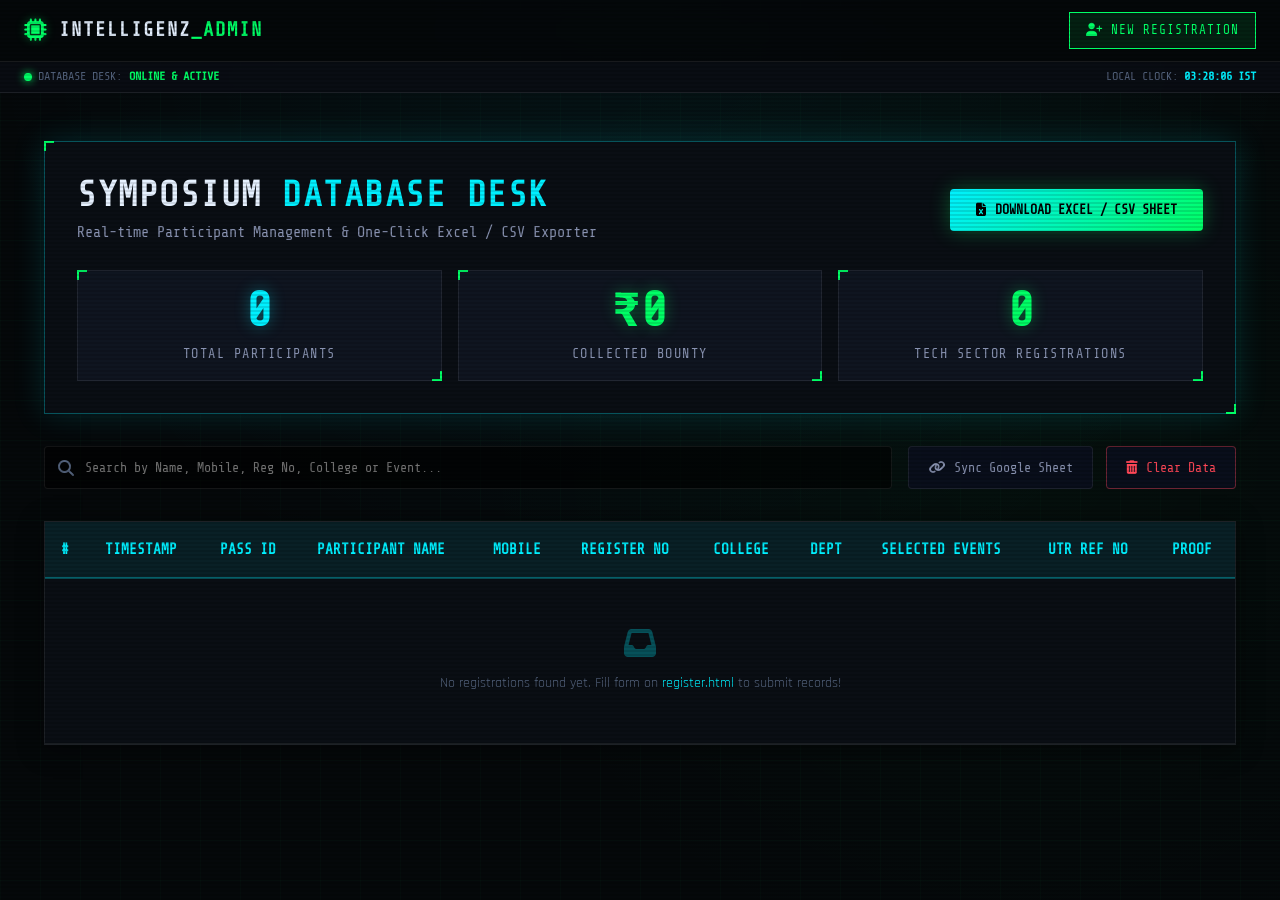
<file: admin.html>
<!DOCTYPE html>
<html lang="en">
<head>
  <meta charset="UTF-8">
  <meta name="viewport" content="width=device-width, initial-scale=1.0">
  <title>Admin Registration Desk & Database | INTELLIGENZ 2K26</title>
  
  <!-- CSS Stylesheet -->
  <link rel="stylesheet" href="assets/css/style.css">
  
  <!-- FontAwesome Icons -->
  <link rel="stylesheet" href="https://cdnjs.cloudflare.com/ajax/libs/font-awesome/6.4.0/css/all.min.css">

  <style>
    .admin-page {
      padding: 3rem 0 6rem 0;
    }
    .admin-header-box {
      background: var(--bg-panel);
      border: 1px solid var(--border-cyan);
      padding: 2rem;
      margin-bottom: 2rem;
      box-shadow: 0 0 30px rgba(0, 240, 255, 0.15);
    }
    .admin-title-row {
      display: flex;
      justify-content: space-between;
      align-items: center;
      flex-wrap: wrap;
      gap: 1rem;
      margin-bottom: 1.5rem;
    }
    .admin-actions-bar {
      display: flex;
      gap: 1rem;
      flex-wrap: wrap;
      align-items: center;
      justify-content: space-between;
      margin-bottom: 2rem;
    }
    .btn-export-excel {
      background: linear-gradient(135deg, #00f0ff, #00ff66);
      color: #000;
      font-weight: 700;
      font-family: var(--font-mono);
      padding: 0.86rem 1.6rem;
      border: none;
      cursor: pointer;
      display: inline-flex;
      align-items: center;
      gap: 0.6rem;
      transition: all 0.3s ease;
      box-shadow: 0 0 20px rgba(0, 255, 102, 0.3);
      border-radius: 4px;
    }
    .btn-export-excel:hover {
      transform: translateY(-2px);
      box-shadow: 0 0 30px rgba(0, 255, 102, 0.6);
    }
    .btn-action-outline {
      background: rgba(10, 15, 29, 0.9);
      border: 1px solid var(--border-dim);
      color: var(--text-secondary);
      font-family: var(--font-mono);
      padding: 0.8rem 1.2rem;
      cursor: pointer;
      display: inline-flex;
      align-items: center;
      gap: 0.5rem;
      transition: all 0.3s ease;
      border-radius: 4px;
    }
    .btn-action-outline:hover {
      border-color: var(--accent-cyan);
      color: #fff;
    }
    .search-box-wrap {
      position: relative;
      flex: 1;
      min-width: 250px;
    }
    .search-box-wrap input {
      width: 100%;
      background: rgba(0, 0, 0, 0.6);
      border: 1px solid var(--border-dim);
      color: #fff;
      padding: 0.8rem 1rem 0.8rem 2.5rem;
      font-family: var(--font-mono);
      border-radius: 4px;
    }
    .search-box-wrap i {
      position: absolute;
      left: 0.9rem;
      top: 50%;
      transform: translateY(-50%);
      color: var(--text-muted);
    }
    .table-container {
      background: var(--bg-panel);
      border: 1px solid var(--border-dim);
      overflow-x: auto;
      box-shadow: 0 4px 25px rgba(0, 0, 0, 0.4);
    }
    .data-table {
      width: 100%;
      border-collapse: collapse;
      font-size: 0.9rem;
      text-align: left;
    }
    .data-table th {
      background: rgba(0, 240, 255, 0.08);
      color: var(--accent-cyan);
      font-family: var(--font-mono);
      padding: 1rem;
      border-bottom: 2px solid var(--border-cyan);
      white-space: nowrap;
    }
    .data-table td {
      padding: 1rem;
      border-bottom: 1px solid var(--border-dim);
      color: var(--text-secondary);
      vertical-align: middle;
    }
    .data-table tr:hover {
      background: rgba(0, 240, 255, 0.04);
    }
    .pass-badge {
      font-family: var(--font-mono);
      font-size: 0.78rem;
      background: rgba(0, 255, 102, 0.12);
      color: var(--accent-green);
      border: 1px solid var(--border-green);
      padding: 0.2rem 0.5rem;
      font-weight: 700;
    }
  </style>
</head>
<body>

  <!-- Sticky Navbar & HUD -->
  <div class="header-wrapper">
    <nav class="navbar" id="navbar">
      <div class="nav-container">
        <a href="index.html#hero" class="nav-brand">
          <i class="fas fa-microchip brand-icon"></i>
          <span class="brand-title">INTELLIGENZ<span>_ADMIN</span></span>
        </a>
        
        <a href="register.html" class="btn-nav-cta">
          <i class="fas fa-user-plus"></i> NEW REGISTRATION
        </a>
      </div>
    </nav>

    <!-- HUD Bar -->
    <div class="hud-status-strip">
      <div class="hud-status-content">
        <div class="hud-left">
          <div class="hud-item">
            <span class="status-dot"></span>
            <span class="hud-label">DATABASE DESK:</span>
            <span class="hud-val green">ONLINE & ACTIVE</span>
          </div>
        </div>
        <div class="hud-right">
          <div class="hud-item">
            <span class="hud-label">LOCAL CLOCK:</span>
            <span class="hud-val cyan" id="hudLocalClock">--:--:-- IST</span>
          </div>
        </div>
      </div>
    </div>
  </div>

  <main class="admin-page">
    <div class="container">
      
      <!-- Top Title Box -->
      <div class="admin-header-box tactical-box">
        <div class="admin-title-row">
          <div>
            <h1 class="section-title" style="text-align: left; font-size: 2.2rem; margin-bottom: 0.3rem;">
              SYMPOSIUM <span>DATABASE DESK</span>
            </h1>
            <p style="color: var(--text-secondary); font-family: var(--font-mono); font-size: 0.95rem;">
              Real-time Participant Management &amp; One-Click Excel / CSV Exporter
            </p>
          </div>
          <button type="button" class="btn-export-excel" id="btnExportCsv">
            <i class="fas fa-file-excel"></i> DOWNLOAD EXCEL / CSV SHEET
          </button>
        </div>

        <!-- Telemetry Stats Strip -->
        <div class="metrics-grid" style="grid-template-columns: repeat(auto-fit, minmax(180px, 1fr)); gap: 1rem; margin-top: 1.5rem;">
          <div class="metric-card tactical-box" style="padding: 1rem;">
            <div class="metric-val cyan" id="statTotalRegs">0</div>
            <div class="metric-lbl">TOTAL PARTICIPANTS</div>
          </div>
          <div class="metric-card tactical-box" style="padding: 1rem;">
            <div class="metric-val green" id="statTotalRevenue">₹0</div>
            <div class="metric-lbl">COLLECTED BOUNTY</div>
          </div>
          <div class="metric-card tactical-box" style="padding: 1rem;">
            <div class="metric-val" id="statTechEntries">0</div>
            <div class="metric-lbl">TECH SECTOR REGISTRATIONS</div>
          </div>
        </div>
      </div>

      <!-- Action & Filter Bar -->
      <div class="admin-actions-bar">
        <div class="search-box-wrap">
          <i class="fas fa-search"></i>
          <input type="text" id="searchInput" placeholder="Search by Name, Mobile, Reg No, College or Event...">
        </div>

        <div style="display: flex; gap: 0.8rem; flex-wrap: wrap;">
          <button type="button" class="btn-action-outline" id="btnConfigureWebhook">
            <i class="fas fa-link"></i> Sync Google Sheet
          </button>
          <button type="button" class="btn-action-outline" id="btnClearData" style="color: #ff4757; border-color: rgba(255,71,87,0.4);">
            <i class="fas fa-trash-alt"></i> Clear Data
          </button>
        </div>
      </div>

      <!-- Registrations Table -->
      <div class="table-container">
        <table class="data-table">
          <thead>
            <tr>
              <th>#</th>
              <th>TIMESTAMP</th>
              <th>PASS ID</th>
              <th>PARTICIPANT NAME</th>
              <th>MOBILE</th>
              <th>REGISTER NO</th>
              <th>COLLEGE</th>
              <th>DEPT</th>
              <th>SELECTED EVENTS</th>
              <th>UTR REF NO</th>
              <th>PROOF</th>
            </tr>
          </thead>
          <tbody id="registrationsTbody">
            <tr>
              <td colspan="11" style="text-align: center; color: var(--text-muted); padding: 3rem 1rem;">
                <i class="fas fa-spinner fa-spin" style="font-size: 1.5rem; margin-bottom: 0.5rem; display: block;"></i>
                Loading registrations database...
              </td>
            </tr>
          </tbody>
        </table>
      </div>

    </div>
  </main>

  <script>
    let allRegistrations = [];

    function loadRegistrations() {
      try {
        allRegistrations = JSON.parse(localStorage.getItem('sympo_registrations_v2') || '[]');
      } catch (e) {
        allRegistrations = [];
      }
      renderRegistrationsTable(allRegistrations);
    }

    function renderRegistrationsTable(data) {
      const tbody = document.getElementById('registrationsTbody');
      
      // Update Stats
      document.getElementById('statTotalRegs').textContent = data.length;
      document.getElementById('statTotalRevenue').textContent = `₹${(data.length * 300).toLocaleString('en-IN')}`;
      
      let techCount = 0;
      data.forEach(r => {
        if (r.selectedEvents && (r.selectedEvents.includes('Innov') || r.selectedEvents.includes('Prompt') || r.selectedEvents.includes('Paper') || r.selectedEvents.includes('Workshop'))) {
          techCount++;
        }
      });
      document.getElementById('statTechEntries').textContent = techCount;

      if (data.length === 0) {
        tbody.innerHTML = `
          <tr>
            <td colspan="11" style="text-align: center; color: var(--text-muted); padding: 3rem 1rem;">
              <i class="fas fa-inbox" style="font-size: 2rem; margin-bottom: 0.8rem; color: var(--border-cyan); display: block;"></i>
              No registrations found yet. Fill form on <a href="register.html" style="color: var(--accent-cyan);">register.html</a> to submit records!
            </td>
          </tr>
        `;
        return;
      }

      tbody.innerHTML = data.map((r, i) => {
        const isImage = r.paymentProof && r.paymentProof.startsWith('data:image');
        const proofHtml = isImage 
          ? `<button type="button" class="btn-action-outline" style="padding: 0.35rem 0.65rem; font-size: 0.78rem; color: var(--accent-green); border-color: var(--border-green);" onclick="viewScreenshot(${i})"><i class="fas fa-image"></i> View Receipt</button>`
          : `<span style="color: var(--accent-green); font-size: 0.8rem;"><i class="fas fa-check-circle"></i> ${r.paymentProof || 'Attached'}</span>`;

        return `
          <tr>
            <td>${i + 1}</td>
            <td style="font-family: var(--font-mono); font-size: 0.8rem;">${r.timestamp || 'N/A'}</td>
            <td><span class="pass-badge">${r.passId || 'N/A'}</span></td>
            <td style="font-weight: 700; color: #fff;">${r.name || 'N/A'}</td>
            <td>${r.mobile || 'N/A'}</td>
            <td style="font-family: var(--font-mono);">${r.regNo || 'N/A'}</td>
            <td>${r.college || 'N/A'}</td>
            <td>${r.dept || 'N/A'}</td>
            <td style="color: var(--accent-cyan); font-weight: 600;">${r.selectedEvents || 'N/A'}</td>
            <td style="font-family: var(--font-mono); font-size: 0.88rem; font-weight: 700; color: var(--accent-cyan);">${r.utrNo || 'N/A'}</td>
            <td>${proofHtml}</td>
          </tr>
        `;
      }).join('');
    }

    function viewScreenshot(index) {
      const item = allRegistrations[index];
      if (item && item.paymentProof && item.paymentProof.startsWith('data:image')) {
        const modal = document.getElementById('imageLightboxModal');
        const img = document.getElementById('modalImageDisplay');
        img.src = item.paymentProof;
        modal.classList.add('show');
        document.body.style.overflow = 'hidden';
      }
    }

    // Export Data to CSV File (Opens natively in Excel & Google Sheets)
    function exportToCsv() {
      if (allRegistrations.length === 0) {
        alert('No registrations available to export.');
        return;
      }

      const headers = [
        "Timestamp", "Pass ID", "Full Name", "Email Address", "Mobile Number",
        "Register Number", "Gender", "College Name", "Department", "District",
        "Pincode", "Selected Events", "Referred?", "Referral Source", "Referral Dept",
        "UTR Ref Number", "Payment Proof Status"
      ];

      const rows = allRegistrations.map(r => {
        const proofStatus = (r.paymentProof && r.paymentProof.startsWith('data:image')) ? '[Screenshot Attached & Verified]' : (r.paymentProof || 'Attached');
        return [
          `"${(r.timestamp || '').replace(/"/g, '""')}"`,
          `"${(r.passId || '').replace(/"/g, '""')}"`,
          `"${(r.name || '').replace(/"/g, '""')}"`,
          `"${(r.email || '').replace(/"/g, '""')}"`,
          `"${(r.mobile || '').replace(/"/g, '""')}"`,
          `"${(r.regNo || '').replace(/"/g, '""')}"`,
          `"${(r.gender || '').replace(/"/g, '""')}"`,
          `"${(r.college || '').replace(/"/g, '""')}"`,
          `"${(r.dept || '').replace(/"/g, '""')}"`,
          `"${(r.district || '').replace(/"/g, '""')}"`,
          `"${(r.pincode || '').replace(/"/g, '""')}"`,
          `"${(r.selectedEvents || '').replace(/"/g, '""')}"`,
          `"${(r.referred || '').replace(/"/g, '""')}"`,
          `"${(r.referralSource || '').replace(/"/g, '""')}"`,
          `"${(r.referralDept || '').replace(/"/g, '""')}"`,
          `"${(r.utrNo || '').replace(/"/g, '""')}"`,
          `"${proofStatus.replace(/"/g, '""')}"`
        ];
      });

      const csvString = "\uFEFF" + [headers.join(','), ...rows.map(e => e.join(','))].join('\r\n');
      const blob = new Blob([csvString], { type: 'text/csv;charset=utf-8;' });
      const url = URL.createObjectURL(blob);

      const link = document.createElement("a");
      link.setAttribute("href", url);
      link.setAttribute("download", `INTELLIGENZ_2K26_Participants_${new Date().toISOString().slice(0, 10)}.csv`);
      document.body.appendChild(link);
      link.click();
      document.body.removeChild(link);
      URL.revokeObjectURL(url);
    }

    document.addEventListener('DOMContentLoaded', () => {
      loadRegistrations();

      // Export CSV
      document.getElementById('btnExportCsv').addEventListener('click', exportToCsv);

      // Search Filter
      document.getElementById('searchInput').addEventListener('input', (e) => {
        const query = e.target.value.toLowerCase().trim();
        if (!query) {
          renderRegistrationsTable(allRegistrations);
          return;
        }

        const filtered = allRegistrations.filter(r => 
          (r.name && r.name.toLowerCase().includes(query)) ||
          (r.mobile && r.mobile.includes(query)) ||
          (r.regNo && r.regNo.toLowerCase().includes(query)) ||
          (r.college && r.college.toLowerCase().includes(query)) ||
          (r.selectedEvents && r.selectedEvents.toLowerCase().includes(query)) ||
          (r.passId && r.passId.toLowerCase().includes(query))
        );
        renderRegistrationsTable(filtered);
      });

      // Configure Google Webhook
      const defaultWebUrl = 'https://script.google.com/macros/s/AKfycbxX9KcfQxBcTtJW1Js-akpRgvjwJvwHoP4hJLBeJMyc6GqJcORmOQOUNVutGrwSlN-D/exec';
      if (!localStorage.getItem('sympo_google_sheet_url')) {
        localStorage.setItem('sympo_google_sheet_url', defaultWebUrl);
      }

      document.getElementById('btnConfigureWebhook').addEventListener('click', () => {
        const currentUrl = localStorage.getItem('sympo_google_sheet_url') || defaultWebUrl;
        const inputUrl = prompt("Enter your Google Apps Script Web App URL to sync real-time registrations to Google Sheets:", currentUrl);
        if (inputUrl !== null) {
          localStorage.setItem('sympo_google_sheet_url', inputUrl.trim());
          alert("Google Sheet Webhook URL saved successfully!");
        }
      });

      // Clear Data
      document.getElementById('btnClearData').addEventListener('click', () => {
        if (confirm("Are you sure you want to clear all stored registrations from local desk database?")) {
          localStorage.removeItem('sympo_registrations_v2');
          loadRegistrations();
        }
      });

      // Local Clock
      setInterval(() => {
        const now = new Date();
        document.getElementById('hudLocalClock').textContent = now.toLocaleTimeString('en-US', { hour12: false }) + ' IST';
      }, 1000);
    });
  </script>
</body>
</html>
</file>
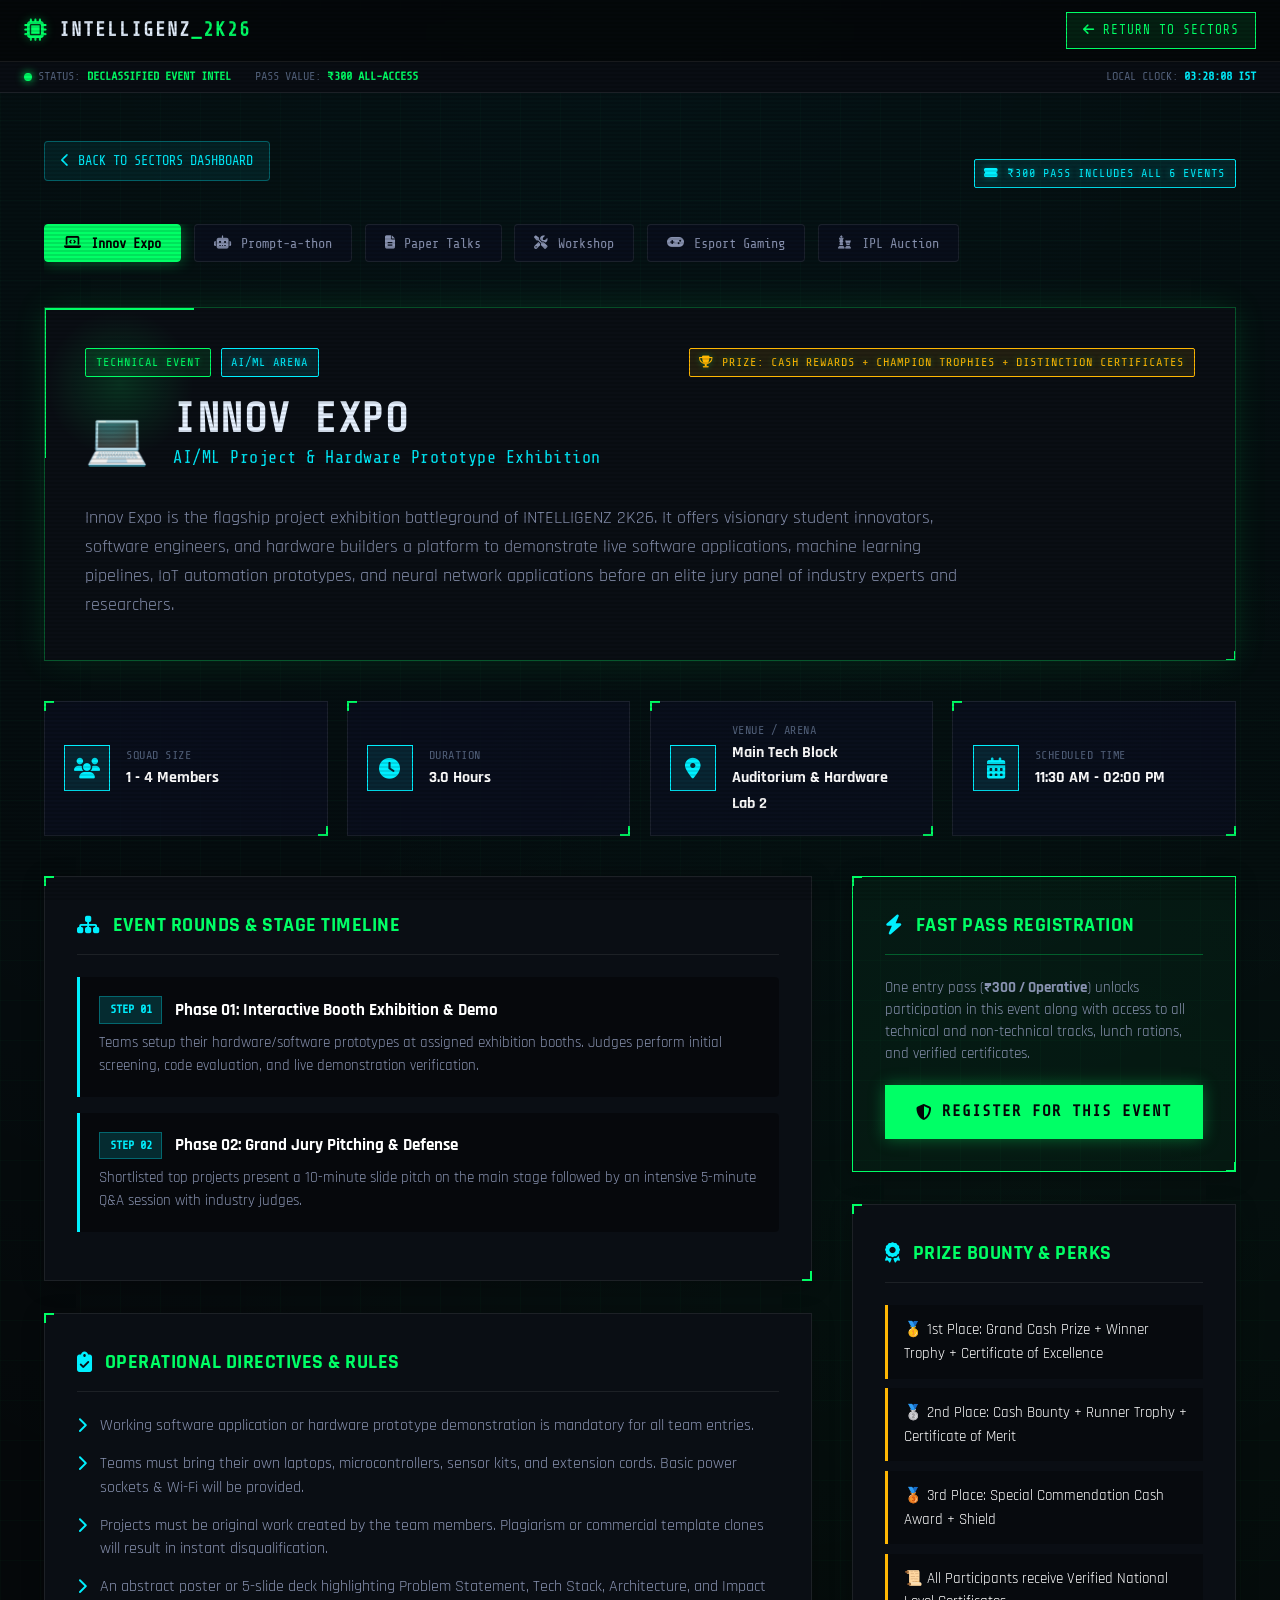
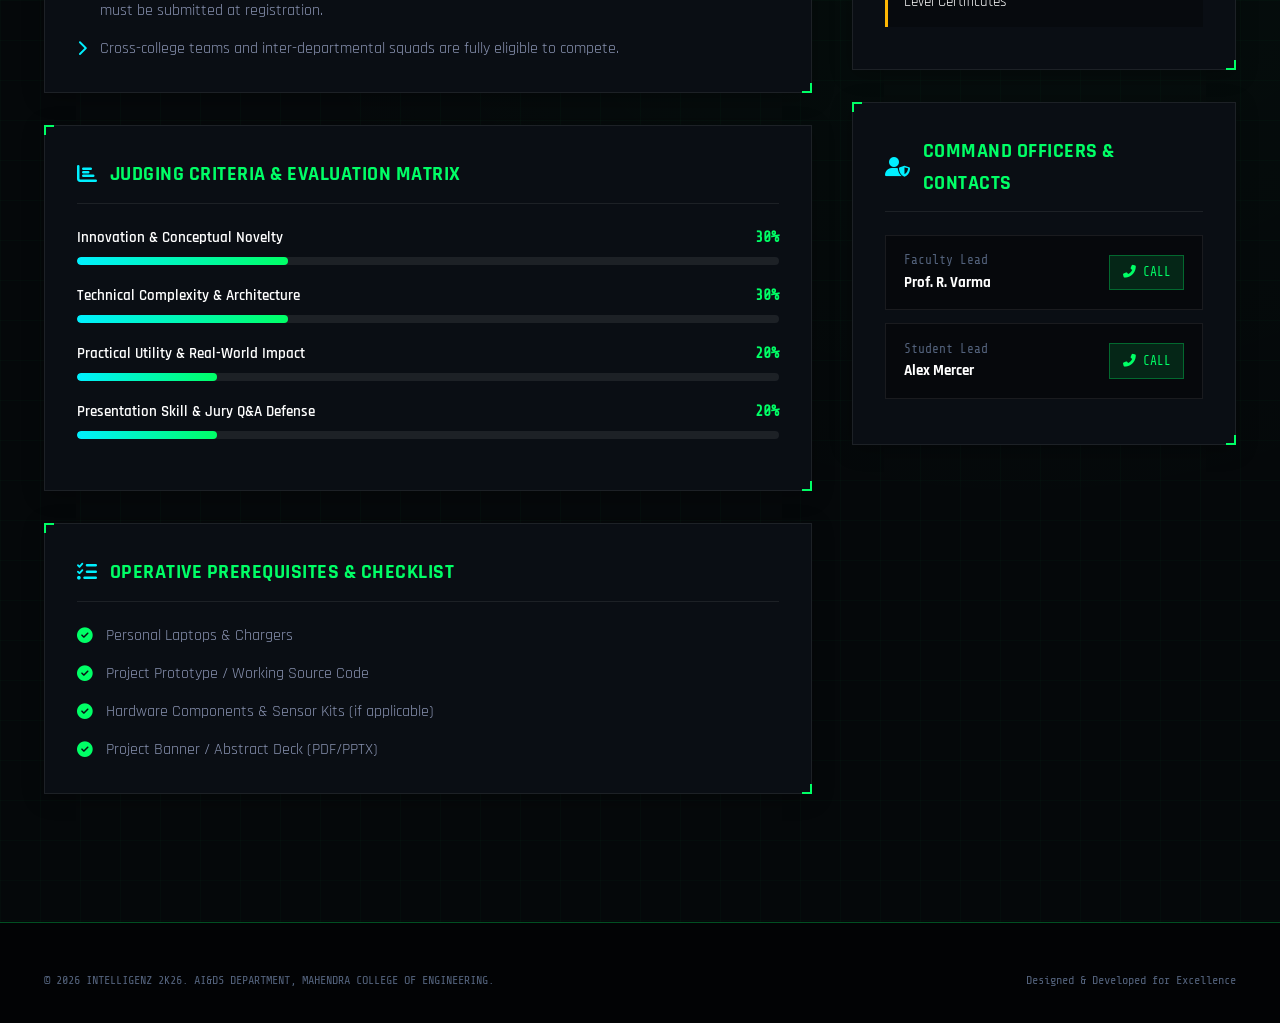
<file: event-detail.html>
<!DOCTYPE html>
<html lang="en">
<head>
  <meta charset="UTF-8">
  <meta name="viewport" content="width=device-width, initial-scale=1.0">
  <title>Event Intelligence & Protocols | INTELLIGENZ 2K26</title>
  <meta name="description" content="Detailed Event Intelligence, Operational Rules, and Judging Matrices for INTELLIGENZ 2K26 National Level Technical Symposium.">
  
  <!-- CSS Stylesheet -->
  <link rel="stylesheet" href="assets/css/style.css">
  
  <!-- FontAwesome Icons -->
  <link rel="stylesheet" href="https://cdnjs.cloudflare.com/ajax/libs/font-awesome/6.4.0/css/all.min.css">
  <style>
    .event-detail-page {
      padding: 3rem 0 6rem 0;
    }
    
    .back-btn {
      display: inline-flex;
      align-items: center;
      gap: 0.5rem;
      font-family: var(--font-mono);
      font-size: 0.85rem;
      color: var(--accent-cyan);
      margin-bottom: 1.5rem;
      padding: 0.5rem 1rem;
      border: 1px solid var(--border-cyan);
      background: rgba(0, 240, 255, 0.08);
      transition: var(--transition);
      border-radius: 4px;
      text-decoration: none;
    }
    .back-btn:hover {
      background: var(--accent-cyan);
      color: #000;
      box-shadow: 0 0 15px var(--accent-cyan);
    }

    /* Event Switcher Strip */
    .event-nav-tabs {
      display: flex;
      gap: 0.8rem;
      overflow-x: auto;
      padding-bottom: 0.8rem;
      margin-bottom: 2rem;
      scrollbar-width: thin;
      scrollbar-color: var(--accent-cyan) var(--bg-panel);
    }
    .event-tab-btn {
      display: flex;
      align-items: center;
      gap: 0.6rem;
      padding: 0.65rem 1.2rem;
      background: rgba(10, 15, 29, 0.85);
      border: 1px solid var(--border-dim);
      color: var(--text-secondary);
      font-family: var(--font-mono);
      font-size: 0.85rem;
      white-space: nowrap;
      cursor: pointer;
      transition: all 0.3s ease;
      border-radius: 4px;
    }
    .event-tab-btn:hover {
      border-color: var(--accent-cyan);
      color: #fff;
      background: rgba(0, 240, 255, 0.1);
    }
    .event-tab-btn.active {
      border-color: var(--accent-green);
      color: #000;
      background: var(--accent-green);
      font-weight: 700;
      box-shadow: 0 0 15px rgba(0, 255, 102, 0.4);
    }

    /* Hero Header */
    .detail-hero-box {
      background: var(--bg-panel);
      border: 1px solid var(--border-green);
      padding: 2.5rem;
      box-shadow: 0 0 30px rgba(0, 255, 102, 0.12);
      margin-bottom: 2.5rem;
      position: relative;
      overflow: hidden;
    }
    .detail-hero-box::before {
      content: '';
      position: absolute;
      top: 0; right: 0;
      width: 150px; height: 150px;
      background: radial-gradient(circle, rgba(0, 255, 102, 0.15) 0%, transparent 70%);
      pointer-events: none;
    }
    .hero-header-top {
      display: flex;
      justify-content: space-between;
      align-items: center;
      flex-wrap: wrap;
      gap: 1rem;
      margin-bottom: 1.2rem;
    }
    .hero-badges-group {
      display: flex;
      align-items: center;
      gap: 0.6rem;
      flex-wrap: wrap;
    }
    .big-event-icon {
      font-size: 3.2rem;
      line-height: 1;
    }
    .hero-title-wrap {
      display: flex;
      align-items: center;
      gap: 1.5rem;
      margin-bottom: 1rem;
    }
    .hero-title-wrap h1 {
      text-align: left;
      font-size: 2.6rem;
      margin-bottom: 0.2rem;
      line-height: 1.1;
    }
    .hero-subtitle {
      font-family: var(--font-mono);
      color: var(--accent-cyan);
      font-size: 1.05rem;
      letter-spacing: 0.5px;
      margin-bottom: 1rem;
    }
    .hero-overview-text {
      font-size: 1.1rem;
      color: var(--text-secondary);
      line-height: 1.65;
      max-width: 900px;
    }

    /* Quick Meta Grid */
    .meta-cards-grid {
      display: grid;
      grid-template-columns: repeat(auto-fit, minmax(200px, 1fr));
      gap: 1.2rem;
      margin-bottom: 2.5rem;
    }
    .meta-card {
      background: rgba(10, 15, 29, 0.9);
      border: 1px solid var(--border-dim);
      padding: 1.2rem;
      display: flex;
      align-items: center;
      gap: 1rem;
      transition: all 0.3s ease;
    }
    .meta-card:hover {
      border-color: var(--accent-cyan);
      box-shadow: 0 0 15px rgba(0, 240, 255, 0.15);
      transform: translateY(-2px);
    }
    .meta-icon-box {
      width: 46px;
      height: 46px;
      background: rgba(0, 240, 255, 0.1);
      border: 1px solid var(--accent-cyan);
      color: var(--accent-cyan);
      display: flex;
      align-items: center;
      justify-content: center;
      font-size: 1.3rem;
      flex-shrink: 0;
    }
    .meta-card-label {
      font-family: var(--font-mono);
      font-size: 0.75rem;
      color: var(--text-muted);
      text-transform: uppercase;
      letter-spacing: 0.5px;
    }
    .meta-card-val {
      font-weight: 700;
      color: #fff;
      font-size: 0.98rem;
    }

    /* Detail Grid Layout */
    .detail-grid {
      display: grid;
      grid-template-columns: 2fr 1fr;
      gap: 2.5rem;
    }
    @media (max-width: 992px) {
      .detail-grid { grid-template-columns: 1fr; }
    }

    /* Intel Blocks */
    .intel-block {
      background: var(--bg-panel);
      border: 1px solid var(--border-dim);
      padding: 2rem;
      margin-bottom: 2rem;
      box-shadow: 0 4px 20px rgba(0, 0, 0, 0.3);
      position: relative;
    }
    .intel-block-title {
      font-family: var(--font-display);
      font-size: 1.25rem;
      color: var(--accent-green);
      margin-bottom: 1.4rem;
      display: flex;
      align-items: center;
      gap: 0.75rem;
      border-bottom: 1px solid var(--border-dim);
      padding-bottom: 0.8rem;
      letter-spacing: 0.5px;
    }
    .intel-block-title i {
      color: var(--accent-cyan);
    }

    /* Round Cards */
    .round-card {
      background: rgba(0, 0, 0, 0.4);
      border-left: 3px solid var(--accent-cyan);
      padding: 1.2rem;
      margin-bottom: 1rem;
      border-radius: 0 4px 4px 0;
    }
    .round-card-header {
      display: flex;
      align-items: center;
      gap: 0.8rem;
      margin-bottom: 0.5rem;
    }
    .round-num-tag {
      font-family: var(--font-mono);
      font-size: 0.75rem;
      background: rgba(0, 240, 255, 0.15);
      color: var(--accent-cyan);
      padding: 0.2rem 0.6rem;
      border: 1px solid var(--border-cyan);
      font-weight: 700;
    }
    .round-title {
      font-weight: 700;
      color: #fff;
      font-size: 1.05rem;
    }
    .round-desc {
      color: var(--text-secondary);
      font-size: 0.95rem;
      line-height: 1.5;
    }

    /* Custom Bullet Lists */
    .intel-list {
      list-style: none;
      padding: 0;
      margin: 0;
      display: flex;
      flex-direction: column;
      gap: 0.9rem;
    }
    .intel-list li {
      display: flex;
      align-items: flex-start;
      gap: 0.8rem;
      color: var(--text-secondary);
      font-size: 0.98rem;
      line-height: 1.5;
    }
    .intel-list li i {
      color: var(--accent-cyan);
      margin-top: 0.25rem;
      flex-shrink: 0;
    }

    /* Judging Criteria Progress Bars */
    .judging-item {
      margin-bottom: 1.2rem;
    }
    .judging-label-row {
      display: flex;
      justify-content: space-between;
      font-size: 0.95rem;
      margin-bottom: 0.4rem;
    }
    .judging-name {
      color: #fff;
      font-weight: 600;
    }
    .judging-score {
      font-family: var(--font-mono);
      color: var(--accent-green);
      font-weight: 700;
    }
    .judging-bar-bg {
      height: 8px;
      background: rgba(255, 255, 255, 0.08);
      border-radius: 4px;
      overflow: hidden;
    }
    .judging-bar-fill {
      height: 100%;
      background: linear-gradient(90deg, var(--accent-cyan), var(--accent-green));
      border-radius: 4px;
      transition: width 0.8s ease-in-out;
    }

    /* Officers / Contacts */
    .officer-card {
      display: flex;
      justify-content: space-between;
      align-items: center;
      background: rgba(0, 0, 0, 0.4);
      border: 1px solid var(--border-dim);
      padding: 0.9rem 1.1rem;
      margin-bottom: 0.8rem;
    }
    .officer-info div:first-child {
      font-size: 0.8rem;
      color: var(--text-muted);
      font-family: var(--font-mono);
    }
    .officer-info div:last-child {
      font-weight: 700;
      color: #fff;
      font-size: 0.95rem;
    }
    .btn-call {
      display: inline-flex;
      align-items: center;
      gap: 0.4rem;
      background: rgba(0, 255, 102, 0.12);
      border: 1px solid var(--border-green);
      color: var(--accent-green);
      padding: 0.4rem 0.8rem;
      font-family: var(--font-mono);
      font-size: 0.8rem;
      text-decoration: none;
      transition: all 0.3s ease;
    }
    .btn-call:hover {
      background: var(--accent-green);
      color: #000;
      box-shadow: 0 0 10px var(--accent-green);
    }

    /* Prize Cards List */
    .prize-list-item {
      display: flex;
      align-items: center;
      gap: 0.8rem;
      background: rgba(0, 0, 0, 0.3);
      padding: 0.8rem 1rem;
      border-left: 3px solid var(--accent-amber);
      margin-bottom: 0.6rem;
      font-size: 0.93rem;
      color: #fff;
    }
  </style>
</head>
<body>

  <!-- Sticky Navbar & HUD -->
  <div class="header-wrapper">
    <nav class="navbar" id="navbar">
      <div class="nav-container">
        <a href="index.html#hero" class="nav-brand">
          <i class="fas fa-microchip brand-icon"></i>
          <span class="brand-title">INTELLIGENZ<span>_2K26</span></span>
        </a>
        
        <a href="index.html#categories" class="btn-nav-cta">
          <i class="fas fa-arrow-left"></i> RETURN TO SECTORS
        </a>
      </div>
    </nav>

    <!-- Sticky HUD Status Bar -->
    <div class="hud-status-strip">
      <div class="hud-status-content">
        <div class="hud-left">
          <div class="hud-item">
            <span class="status-dot"></span>
            <span class="hud-label">STATUS:</span>
            <span class="hud-val">DECLASSIFIED EVENT INTEL</span>
          </div>
          <div class="hud-item">
            <span class="hud-label">PASS VALUE:</span>
            <span class="hud-val green">₹300 ALL-ACCESS</span>
          </div>
        </div>
        <div class="hud-right">
          <div class="hud-item">
            <span class="hud-label">LOCAL CLOCK:</span>
            <span class="hud-val cyan" id="hudLocalClock">--:--:-- IST</span>
          </div>
        </div>
      </div>
    </div>
  </div>

  <!-- Event Detail Main Container -->
  <main class="event-detail-page">
    <div class="container">
      
      <!-- Top Navigation Header -->
      <div style="display: flex; justify-content: space-between; align-items: center; flex-wrap: wrap; gap: 1rem; margin-bottom: 1.2rem;">
        <a href="index.html#categories" class="back-btn">
          <i class="fas fa-chevron-left"></i> BACK TO SECTORS DASHBOARD
        </a>
        <span class="badge-tactical badge-cyan"><i class="fas fa-ticket-alt"></i> ₹300 PASS INCLUDES ALL 6 EVENTS</span>
      </div>

      <!-- Quick Event Switcher Tabs -->
      <div class="event-nav-tabs" id="eventTabsNav">
        <button type="button" class="event-tab-btn" data-key="project-expo"><i class="fas fa-laptop-code"></i> Innov Expo</button>
        <button type="button" class="event-tab-btn" data-key="prompt-a-thon"><i class="fas fa-robot"></i> Prompt-a-thon</button>
        <button type="button" class="event-tab-btn" data-key="paper-presentation"><i class="fas fa-file-alt"></i> Paper Talks</button>
        <button type="button" class="event-tab-btn" data-key="workshop"><i class="fas fa-tools"></i> Workshop</button>
        <button type="button" class="event-tab-btn" data-key="esport-gaming"><i class="fas fa-gamepad"></i> Esport Gaming</button>
        <button type="button" class="event-tab-btn" data-key="ipl-auction"><i class="fas fa-chess"></i> IPL Auction</button>
      </div>

      <!-- Hero Header Box -->
      <div class="detail-hero-box tactical-box">
        <div class="hero-header-top">
          <div class="hero-badges-group">
            <span class="badge-tactical" id="eventCatBadge">TECHNICAL ARENA</span>
            <span class="badge-tactical badge-cyan" id="eventTrackBadge">AI/ML TRACK</span>
          </div>
          <span class="badge-tactical badge-amber" id="prizeBadge"><i class="fas fa-trophy"></i> PRIZE: CASH BOUNTY &amp; TROPHIES</span>
        </div>

        <div class="hero-title-wrap">
          <span class="big-event-icon" id="eventBigIcon">💻</span>
          <div>
            <h1 class="section-title" id="eventTitle">INNOV EXPO</h1>
            <div class="hero-subtitle" id="eventSubtitle">AI/ML Project &amp; Hardware Prototype Exhibition</div>
          </div>
        </div>

        <p class="hero-overview-text" id="eventOverview">
          Loading event intelligence parameters...
        </p>
      </div>

      <!-- Meta Metrics Grid -->
      <div class="meta-cards-grid">
        <div class="meta-card tactical-box">
          <div class="meta-icon-box"><i class="fas fa-users"></i></div>
          <div>
            <div class="meta-card-label">Squad Size</div>
            <div class="meta-card-val" id="metaSquad">1 - 4 Members</div>
          </div>
        </div>
        <div class="meta-card tactical-box">
          <div class="meta-icon-box"><i class="fas fa-clock"></i></div>
          <div>
            <div class="meta-card-label">Duration</div>
            <div class="meta-card-val" id="metaDuration">3.0 Hours</div>
          </div>
        </div>
        <div class="meta-card tactical-box">
          <div class="meta-icon-box"><i class="fas fa-map-marker-alt"></i></div>
          <div>
            <div class="meta-card-label">Venue / Arena</div>
            <div class="meta-card-val" id="metaLocation">Main Tech Block</div>
          </div>
        </div>
        <div class="meta-card tactical-box">
          <div class="meta-icon-box"><i class="fas fa-calendar-alt"></i></div>
          <div>
            <div class="meta-card-label">Scheduled Time</div>
            <div class="meta-card-val" id="metaTiming">11:30 AM Onwards</div>
          </div>
        </div>
      </div>

      <!-- Detail Grid Layout -->
      <div class="detail-grid">
        
        <!-- Left Column: Rounds, Rules, Judging, Prerequisites -->
        <div>
          <!-- Rounds & Structure -->
          <div class="intel-block tactical-box">
            <h3 class="intel-block-title"><i class="fas fa-sitemap"></i> EVENT ROUNDS &amp; STAGE TIMELINE</h3>
            <div id="eventRoundsContainer">
              <!-- Dynamic round cards -->
            </div>
          </div>

          <!-- Rules & Protocols -->
          <div class="intel-block tactical-box">
            <h3 class="intel-block-title"><i class="fas fa-clipboard-check"></i> OPERATIONAL DIRECTIVES &amp; RULES</h3>
            <ul class="intel-list" id="eventRulesList">
              <!-- Dynamic rules -->
            </ul>
          </div>

          <!-- Judging Criteria -->
          <div class="intel-block tactical-box">
            <h3 class="intel-block-title"><i class="fas fa-chart-bar"></i> JUDGING CRITERIA &amp; EVALUATION MATRIX</h3>
            <div id="eventJudgingContainer">
              <!-- Dynamic progress bars -->
            </div>
          </div>

          <!-- Prerequisites & Checklist -->
          <div class="intel-block tactical-box">
            <h3 class="intel-block-title"><i class="fas fa-tasks"></i> OPERATIVE PREREQUISITES &amp; CHECKLIST</h3>
            <ul class="intel-list" id="eventChecklist">
              <!-- Dynamic checklist -->
            </ul>
          </div>
        </div>

        <!-- Right Column: Sidebar CTA, Prizes, Coordinators -->
        <div>
          <!-- Register CTA Card -->
          <div class="intel-block tactical-box" style="border-color: var(--accent-green); background: rgba(0, 255, 102, 0.04);">
            <h3 class="intel-block-title" style="color: var(--accent-green); border-color: rgba(0, 255, 102, 0.3);">
              <i class="fas fa-bolt"></i> FAST PASS REGISTRATION
            </h3>
            <p style="font-size: 0.92rem; color: var(--text-secondary); margin-bottom: 1.2rem; line-height: 1.5;">
              One entry pass (<strong>₹300 / Operative</strong>) unlocks participation in this event along with access to all technical and non-technical tracks, lunch rations, and verified certificates.
            </p>
            <a href="register.html" id="btnRegisterCta" class="btn-primary" style="width: 100%; justify-content: center; font-size: 1rem;">
              <i class="fas fa-shield-alt"></i> REGISTER FOR THIS EVENT
            </a>
          </div>

          <!-- Prize & Rewards Card -->
          <div class="intel-block tactical-box">
            <h3 class="intel-block-title"><i class="fas fa-award"></i> PRIZE BOUNTY &amp; PERKS</h3>
            <div id="eventPrizesContainer">
              <!-- Dynamic prize list -->
            </div>
          </div>

          <!-- Command Officers / Coordinators -->
          <div class="intel-block tactical-box">
            <h3 class="intel-block-title"><i class="fas fa-user-shield"></i> COMMAND OFFICERS &amp; CONTACTS</h3>
            <div id="eventCoordinatorsList">
              <!-- Dynamic officers list -->
            </div>
          </div>
        </div>

      </div>
    </div>
  </main>

  <footer class="footer">
    <div class="container">
      <div class="footer-bottom">
        <div>&copy; 2026 INTELLIGENZ 2K26. AI&amp;DS DEPARTMENT, MAHENDRA COLLEGE OF ENGINEERING.</div>
        <div>Designed &amp; Developed for Excellence</div>
      </div>
    </div>
  </footer>

  <!-- Script to load dynamic event details based on URL parameter -->
  <script>
    const EVENT_DATABASE = {
      'project-expo': {
        key: 'project-expo',
        registerVal: 'Innov Expo',
        title: 'INNOV EXPO',
        subtitle: 'AI/ML Project & Hardware Prototype Exhibition',
        category: 'TECHNICAL EVENT',
        badge: 'AI/ML ARENA',
        badgeClass: '',
        icon: '💻',
        prize: 'Cash Rewards + Champion Trophies + Distinction Certificates',
        overview: 'Innov Expo is the flagship project exhibition battleground of INTELLIGENZ 2K26. It offers visionary student innovators, software engineers, and hardware builders a platform to demonstrate live software applications, machine learning pipelines, IoT automation prototypes, and neural network applications before an elite jury panel of industry experts and researchers.',
        squad: '1 - 4 Members',
        duration: '3.0 Hours',
        location: 'Main Tech Block Auditorium & Hardware Lab 2',
        timing: '11:30 AM - 02:00 PM',
        rounds: [
          {
            title: 'Phase 01: Interactive Booth Exhibition & Demo',
            desc: 'Teams setup their hardware/software prototypes at assigned exhibition booths. Judges perform initial screening, code evaluation, and live demonstration verification.'
          },
          {
            title: 'Phase 02: Grand Jury Pitching & Defense',
            desc: 'Shortlisted top projects present a 10-minute slide pitch on the main stage followed by an intensive 5-minute Q&A session with industry judges.'
          }
        ],
        rules: [
          'Working software application or hardware prototype demonstration is mandatory for all team entries.',
          'Teams must bring their own laptops, microcontrollers, sensor kits, and extension cords. Basic power sockets & Wi-Fi will be provided.',
          'Projects must be original work created by the team members. Plagiarism or commercial template clones will result in instant disqualification.',
          'An abstract poster or 5-slide deck highlighting Problem Statement, Tech Stack, Architecture, and Impact must be submitted at registration.',
          'Cross-college teams and inter-departmental squads are fully eligible to compete.'
        ],
        judging: [
          { label: 'Innovation & Conceptual Novelty', score: '30%' },
          { label: 'Technical Complexity & Architecture', score: '30%' },
          { label: 'Practical Utility & Real-World Impact', score: '20%' },
          { label: 'Presentation Skill & Jury Q&A Defense', score: '20%' }
        ],
        prerequisites: [
          'Personal Laptops & Chargers',
          'Project Prototype / Working Source Code',
          'Hardware Components & Sensor Kits (if applicable)',
          'Project Banner / Abstract Deck (PDF/PPTX)'
        ],
        prizes: [
          '🥇 1st Place: Grand Cash Prize + Winner Trophy + Certificate of Excellence',
          '🥈 2nd Place: Cash Bounty + Runner Trophy + Certificate of Merit',
          '🥉 3rd Place: Special Commendation Cash Award + Shield',
          '📜 All Participants receive Verified National Level Certificates'
        ],
        coordinators: [
          { role: 'Faculty Lead', name: 'Prof. R. Varma', phone: '+91 98765 11111' },
          { role: 'Student Lead', name: 'Alex Mercer', phone: '+91 98765 11111' }
        ]
      },

      'prompt-a-thon': {
        key: 'prompt-a-thon',
        registerVal: 'Prompt-a-thon',
        title: 'PROMPT-A-THON',
        subtitle: 'Generative AI & Rapid Prompt Engineering Challenge',
        category: 'TECHNICAL EVENT',
        badge: 'GENERATIVE AI ARENA',
        badgeClass: 'badge-cyan',
        icon: '🤖',
        prize: 'Cash Rewards + AI Shield + Digital Credentials',
        overview: 'Prompt-a-thon is an intense, fast-paced Generative AI prompting competition designed to test your mastery over Large Language Models (LLMs) and Diffusion Models. Participants will be tasked with solving complex code bugs, generating pixel-precise artwork, and building agentic prompt workflows against the clock in live sandbox environments.',
        squad: 'Solo Operative (1 Member)',
        duration: '1.5 Hours',
        location: 'AI High-Performance Computing Lab 1',
        timing: '11:30 AM - 01:00 PM',
        rounds: [
          {
            title: 'Sprint 01: Algorithmic Code Synthesis & Debugging',
            desc: 'Solve multi-layered algorithmic riddles and refactor broken Python/JS code using prompt engineering techniques on designated LLMs.'
          },
          {
            title: 'Sprint 02: Diffusion Visual Replication',
            desc: 'Recreate target reference images with high fidelity using precise text-to-image prompt parameters, negative prompts, and style tokens.'
          },
          {
            title: 'Sprint 03: Final Boss - Agentic Logic Prompting',
            desc: 'Construct a multi-step structured system prompt for an autonomous AI agent to resolve a real-world enterprise problem.'
          }
        ],
        rules: [
          'Live competition executed exclusively on provided lab workstations using monitored browser sandboxes.',
          'Pre-written prompts, external browser extensions, custom API keys, or mobile phone usage during sprints are strictly prohibited.',
          'Evaluations are based on output accuracy, prompt token length efficiency, and time taken to complete each task.',
          'Any form of academic dishonesty or unauthorized internet search will result in immediate squad ban.'
        ],
        judging: [
          { label: 'Output Accuracy & Prompt Alignment', score: '40%' },
          { label: 'Prompt Efficiency & Token Optimization', score: '30%' },
          { label: 'Creative Logic & Speed Sprint Bonus', score: '30%' }
        ],
        prerequisites: [
          'Familiarity with OpenAI GPT-4, Claude, Llama & Stable Diffusion / Midjourney prompt structures',
          'Strong logical reasoning & problem-solving skills'
        ],
        prizes: [
          '🥇 1st Place: Cash Prize + AI Prompt Master Trophy + Certificate of Excellence',
          '🥈 2nd Place: Cash Bounty + Runner Shield + Certificate of Merit',
          '📜 All Operatives receive Official National Level Certificates'
        ],
        coordinators: [
          { role: 'Faculty Lead', name: 'Dr. S. Kanth', phone: '+91 98765 22222' },
          { role: 'Student Lead', name: 'Priya Dharshini', phone: '+91 98765 22222' }
        ]
      },

      'paper-presentation': {
        key: 'paper-presentation',
        registerVal: 'Paper Talks',
        title: 'PAPER TALKS',
        subtitle: 'National Level Research Paper Presentation Track',
        category: 'TECHNICAL EVENT',
        badge: 'RESEARCH ARENA',
        badgeClass: '',
        icon: '📄',
        prize: 'Cash Rewards + Best Research Trophy + IEEE Badges',
        overview: 'Paper Talks provides an academic showcase for researchers, scholars, and tech enthusiasts to present original research papers on frontier technologies including Deep Learning, Generative AI, Computer Vision, Quantum Computing, Cybersecurity, and Autonomous Systems.',
        squad: '1 - 2 Members',
        duration: '2.0 Hours',
        location: 'Conference Seminar Hall B',
        timing: '11:30 AM - 01:30 PM',
        rounds: [
          {
            title: 'Phase 01: Abstract & Slide Deck Review',
            desc: 'Initial screening of IEEE format paper abstracts and presentation decks submitted prior to the presentation hour.'
          },
          {
            title: 'Phase 02: Oral Defense & Expert Panel Q&A',
            desc: '8-minute oral slide presentation before a distinguished jury of PhD scholars and professors, followed by a 4-minute technical Q&A defense.'
          }
        ],
        rules: [
          'Submitted papers must strictly adhere to the standard IEEE double-column format.',
          'Plagiarism score must be below 15% (verified using Turnitin / iThenticate).',
          'Presentation slides must be limited to a maximum of 12 slides.',
          'Presenters must hand over 2 hard copies of their paper abstract to the session coordinators upon arrival.',
          'Decision of the academic jury panel will be final and binding.'
        ],
        judging: [
          { label: 'Research Originality & Domain Impact', score: '35%' },
          { label: 'Technical Methodology & Data Validation', score: '30%' },
          { label: 'Presentation Quality & Jury Q&A Defense', score: '35%' }
        ],
        prerequisites: [
          'Research Paper PDF (IEEE Standard Format)',
          'Presentation Slide Deck (PPTX/PDF on USB drive / Laptop)',
          '2 Hard Copies of Abstract'
        ],
        prizes: [
          '🥇 1st Place: Best Paper Cash Bounty + Champion Trophy + Certificate of Publication Excellence',
          '🥈 2nd Place: Cash Award + Runner Trophy + Certificate of Merit',
          '📜 All Presenters receive IEEE-Style National Presentation Certificates'
        ],
        coordinators: [
          { role: 'Faculty Lead', name: 'Dr. N. Ramesh', phone: '+91 98765 33333' },
          { role: 'Student Lead', name: 'Vignesh K.', phone: '+91 98765 33333' }
        ]
      },

      'workshop': {
        key: 'workshop',
        registerVal: 'Workshop',
        title: 'HANDS-ON WORKSHOP',
        subtitle: 'Masterclass on Modern AI Pipelines & LLM Deployment',
        category: 'TECHNICAL EVENT',
        badge: 'LEARNING ARENA',
        badgeClass: 'badge-cyan',
        icon: '🔧',
        prize: 'Official Technical Certification + Resource Code Kit',
        overview: 'An intensive, hands-on technical masterclass delivered by industry AI architects and senior machine learning engineers. Learn how to construct PyTorch neural network pipelines, fine-tune open-weight LLMs, build RAG (Retrieval-Augmented Generation) applications, and deploy production AI agents.',
        squad: 'Individual Entry / Open Access',
        duration: '2.5 Hours',
        location: 'Central IT Seminar Hall',
        timing: '11:30 AM - 02:00 PM',
        rounds: [
          {
            title: 'Module 01: Core Architecture & LLM Mechanics',
            desc: 'Deep dive into Transformer architectures, attention mechanisms, vector embeddings, and open-weight model ecosystems (60 Mins).'
          },
          {
            title: 'Module 02: Guided Hands-on Coding Session',
            desc: 'Interactive coding lab on Google Colab. Build a custom RAG pipeline and fine-tune an AI model with mentor assistance (70 Mins).'
          },
          {
            title: 'Module 03: Mini-Challenge & Digital Certificate Issuance',
            desc: 'Execute a quick mini-challenge to validate your implementation and receive your verified credential (20 Mins).'
          }
        ],
        rules: [
          'Open to all registered INTELLIGENZ 2K26 ticket holders with no extra fee.',
          'Participants are strongly encouraged to bring personal laptops for hands-on execution.',
          'High-speed Wi-Fi and complete starter GitHub repository code kits will be provided.',
          'Digital Certificate of Participation & Technical Mastery will be awarded at session end.'
        ],
        judging: [
          { label: 'Hands-on Notebook Code Execution', score: '50%' },
          { label: 'Interactive Assignment & Quiz Completion', score: '50%' }
        ],
        prerequisites: [
          'Personal Laptop with Chrome/Firefox Browser',
          'Active Google / GitHub Account for Colab Access',
          'Basic knowledge of Python fundamentals'
        ],
        prizes: [
          '🏆 Official Industry Workshop Certificate of Completion',
          '📦 Complete Source Code Repository & AI E-Book Starter Kit'
        ],
        coordinators: [
          { role: 'Faculty Lead', name: 'Prof. M. Suresh', phone: '+91 98765 44444' },
          { role: 'Student Lead', name: 'Kavya S.', phone: '+91 98765 44444' }
        ]
      },

      'esport-gaming': {
        key: 'esport-gaming',
        registerVal: 'Esport Gaming',
        title: 'ESPORT GAMING',
        subtitle: 'Free Fire Squad Battle Royale Tournament',
        category: 'NON-TECHNICAL EVENT',
        badge: 'GAMING ARENA',
        badgeClass: 'badge-amber',
        icon: '🎮',
        prize: 'Cash Prizes + Champion Battle Trophy + Gamer Badges',
        overview: 'Enter the ultimate esports arena of INTELLIGENZ 2K26! Free Fire Esports Tournament pits top college gaming squads against each other in high-octane custom Battle Royale rooms. Squad leaders must formulate tactical drops, coordinate combat strategies, and out-aim rivals to secure the Booyah!',
        squad: '4 Operatives (Squad Entry)',
        duration: 'Knockout Stages',
        location: 'Non-Tech Gaming Complex (Indoor Arena)',
        timing: '11:30 AM onwards',
        rounds: [
          {
            title: 'Stage 01: Qualifier Rooms (Map: Bermuda)',
            desc: 'Knockout custom rooms. Top squads advance based on cumulative survival points and kill bounties.'
          },
          {
            title: 'Stage 02: Semi-Final Battle (Map: Purgatory / Kalahari)',
            desc: 'High-intensity lobby featuring top surviving qualifier teams vying for top 12 final spots.'
          },
          {
            title: 'Stage 03: Grand Finale Showdown (Multi-Map Series)',
            desc: 'Top 12 squads clash in a 3-match custom room series to declare the INTELLIGENZ 2K26 Esport Champions!'
          }
        ],
        rules: [
          'Mobile Devices ONLY. Emulators (Bluestacks, LDPlayer), triggers, hacks, or modified APKs are strictly banned with zero tolerance.',
          'Custom Room ID and Password will be broadcast to registered squad captains 15 minutes prior to match launch.',
          'Squad captains must register all 4 player game IDs (UIDs) at the gaming desk 20 minutes before schedule.',
          'Points Scoring System: Placement (1st = 12pts, 2nd = 9pts, 3rd = 8pts, 4th = 7pts...) + 1 Point per Kill Bounty.',
          'Tournament Referees decision on match restarts or glitches will be final.'
        ],
        judging: [
          { label: 'Survival Placement Rank Points', score: '50%' },
          { label: 'Total Kill Bounty Elimination Points', score: '50%' }
        ],
        prerequisites: [
          'Mobile Phone with Free Fire / Free Fire MAX updated',
          'Stable 4G/5G Cellular Data connection',
          'Earphones / Headphones for team voice chat'
        ],
        prizes: [
          '🥇 1st Place: Champion Squad Cash Bounty + Winners Trophy + Esports Shield',
          '🥈 2nd Place: Runner Squad Cash Prize + Runner Trophy',
          '🥉 3rd Place: Squad Cash Prize + Medal',
          '📜 Certificates for all participating squads'
        ],
        coordinators: [
          { role: 'Faculty Lead', name: 'Prof. T. David', phone: '+91 98765 55555' },
          { role: 'Student Lead', name: 'Rahul V.', phone: '+91 98765 55555' }
        ]
      },

      'ipl-auction': {
        key: 'ipl-auction',
        registerVal: 'IPL Auction',
        title: 'IPL TACTICAL AUCTION',
        subtitle: 'Strategic Cricket Bidding & Roster Building Challenge',
        category: 'NON-TECHNICAL EVENT',
        badge: 'STRATEGY ARENA',
        badgeClass: 'badge-amber',
        icon: '🏏',
        prize: 'Cash Rewards + Franchise Owner Trophy + Distinction Certificates',
        overview: 'Experience the high-stakes thrill of the IPL Auction room! Step into the roles of team owners, analysts, and bidding strategists. Armed with a ₹100 Crore virtual purse, your squad must navigate auction dynamics, analyze player performance metrics, bid against rival franchises, and construct a balanced XI to win the championship title.',
        squad: '2 - 3 Operatives per Franchise',
        duration: '2.5 Hours',
        location: 'Strategy Hall 4',
        timing: '11:30 AM - 02:00 PM',
        rounds: [
          {
            title: 'Round 01: Cricket IQ & Tactical Screening Quiz',
            desc: 'A 20-minute preliminary quiz testing team knowledge of IPL statistics, player ratings, and auction rules. Top teams advance to live bidding.'
          },
          {
            title: 'Round 02: Live Bidding Arena War',
            desc: 'Qualified teams enter the live auction hall with a virtual purse to bid for marquee players, uncapped stars, spin bowlers, and international icons.'
          }
        ],
        rules: [
          'Roster Mandates: Final team must contain 11 to 15 players, satisfying minimum composition rules (Min 4 Bowlers, Min 4 Batsmen, Min 1 Wicketkeeper, Min 2 All-Rounders, Max 4 Foreign Players).',
          'Budget Rule: Each team starts with ₹100 Crore virtual purse. Exceeding purse limits leads to immediate disqualification.',
          'Live Bids: Bids raised during live auction are final and cannot be withdrawn once knocked down by the auctioneer.',
          'In case of tied team rating points, the team with highest unspent purse remaining wins.'
        ],
        judging: [
          { label: 'Overall Roster Balance & XI Team Rating', score: '40%' },
          { label: 'Statistical Player Rating & Synergy Score', score: '35%' },
          { label: 'Purse Management & Budget Efficiency', score: '25%' }
        ],
        prerequisites: [
          'Deep knowledge of IPL player statistics & team dynamics',
          'Calculators & Notebooks for budget management'
        ],
        prizes: [
          '🥇 1st Place: Champion Franchise Cash Bounty + IPL Auction Trophy',
          '🥈 2nd Place: Runner Franchise Cash Prize + Runner Shield',
          '📜 Official Certificates for all participating strategists'
        ],
        coordinators: [
          { role: 'Faculty Lead', name: 'Prof. G. Balaji', phone: '+91 98765 66666' },
          { role: 'Student Lead', name: 'Karthik R.', phone: '+91 98765 66666' }
        ]
      }
    };

    function renderEventData(key) {
      const data = EVENT_DATABASE[key] || EVENT_DATABASE['project-expo'];

      // Title & Subtitle
      document.getElementById('eventTitle').textContent = data.title;
      document.getElementById('eventSubtitle').textContent = data.subtitle;
      document.getElementById('eventBigIcon').textContent = data.icon;
      document.getElementById('eventOverview').textContent = data.overview;

      // Badges
      const catBadge = document.getElementById('eventCatBadge');
      catBadge.textContent = data.category;
      if (data.category.includes('NON')) {
        catBadge.className = 'badge-tactical badge-amber';
      } else {
        catBadge.className = 'badge-tactical';
      }

      const trackBadge = document.getElementById('eventTrackBadge');
      trackBadge.textContent = data.badge;
      trackBadge.className = `badge-tactical ${data.badgeClass || 'badge-cyan'}`;

      document.getElementById('prizeBadge').innerHTML = `<i class="fas fa-trophy"></i> PRIZE: ${data.prize}`;

      // Meta Cards
      document.getElementById('metaSquad').textContent = data.squad;
      document.getElementById('metaDuration').textContent = data.duration;
      document.getElementById('metaLocation').textContent = data.location;
      document.getElementById('metaTiming').textContent = data.timing;

      // CTA Register Link
      const regBtn = document.getElementById('btnRegisterCta');
      regBtn.href = `register.html?event=${encodeURIComponent(data.key)}`;

      // Rounds Container
      const roundsContainer = document.getElementById('eventRoundsContainer');
      roundsContainer.innerHTML = data.rounds.map((r, i) => `
        <div class="round-card">
          <div class="round-card-header">
            <span class="round-num-tag">STEP ${String(i + 1).padStart(2, '0')}</span>
            <span class="round-title">${r.title}</span>
          </div>
          <div class="round-desc">${r.desc}</div>
        </div>
      `).join('');

      // Rules List
      const rulesList = document.getElementById('eventRulesList');
      rulesList.innerHTML = data.rules.map(r => `
        <li><i class="fas fa-chevron-right"></i> <div>${r}</div></li>
      `).join('');

      // Judging Progress Bars
      const judgingContainer = document.getElementById('eventJudgingContainer');
      judgingContainer.innerHTML = data.judging.map(j => `
        <div class="judging-item">
          <div class="judging-label-row">
            <span class="judging-name">${j.label}</span>
            <span class="judging-score">${j.score}</span>
          </div>
          <div class="judging-bar-bg">
            <div class="judging-bar-fill" style="width: ${j.score}"></div>
          </div>
        </div>
      `).join('');

      // Prerequisites Checklist
      const checklist = document.getElementById('eventChecklist');
      checklist.innerHTML = data.prerequisites.map(p => `
        <li><i class="fas fa-check-circle" style="color: var(--accent-green);"></i> <div>${p}</div></li>
      `).join('');

      // Prizes List
      const prizesContainer = document.getElementById('eventPrizesContainer');
      prizesContainer.innerHTML = data.prizes.map(p => `
        <div class="prize-list-item">
          <div>${p}</div>
        </div>
      `).join('');

      // Coordinators List
      const coordsContainer = document.getElementById('eventCoordinatorsList');
      coordsContainer.innerHTML = data.coordinators.map(c => `
        <div class="officer-card">
          <div class="officer-info">
            <div>${c.role}</div>
            <div>${c.name}</div>
          </div>
          <a href="tel:${c.phone.replace(/[^0-9+]/g, '')}" class="btn-call">
            <i class="fas fa-phone-alt"></i> CALL
          </a>
        </div>
      `).join('');

      // Update active state of top nav tabs
      document.querySelectorAll('.event-tab-btn').forEach(btn => {
        if (btn.getAttribute('data-key') === key) {
          btn.classList.add('active');
        } else {
          btn.classList.remove('active');
        }
      });
    }

    const KEY_MAP = {
      'project-expo': 'project-expo',
      'innov-expo': 'project-expo',
      'innovexpo': 'project-expo',
      'expo': 'project-expo',
      
      'prompt-a-thon': 'prompt-a-thon',
      'promptathon': 'prompt-a-thon',
      'prompt': 'prompt-a-thon',
      
      'paper-presentation': 'paper-presentation',
      'paper-talks': 'paper-presentation',
      'papertalks': 'paper-presentation',
      'paper': 'paper-presentation',
      
      'workshop': 'workshop',
      'hands-on-workshop': 'workshop',
      'handsonworkshop': 'workshop',
      
      'esport-gaming': 'esport-gaming',
      'esports': 'esport-gaming',
      'freefire': 'esport-gaming',
      'gaming': 'esport-gaming',
      
      'ipl-auction': 'ipl-auction',
      'iplauction': 'ipl-auction',
      'ipl': 'ipl-auction',
      'auction': 'ipl-auction'
    };

    function resolveEventKey(rawKey) {
      if (!rawKey) return 'project-expo';
      const normalized = rawKey.toLowerCase().trim();
      return KEY_MAP[normalized] || (EVENT_DATABASE[normalized] ? normalized : 'project-expo');
    }

    document.addEventListener('DOMContentLoaded', () => {
      const params = new URLSearchParams(window.location.search);
      let currentEvent = resolveEventKey(params.get('event'));

      renderEventData(currentEvent);

      // Event Switcher Tab click handlers
      document.querySelectorAll('.event-tab-btn').forEach(btn => {
        btn.addEventListener('click', () => {
          const key = resolveEventKey(btn.getAttribute('data-key'));
          if (key && EVENT_DATABASE[key]) {
            renderEventData(key);
            // Update URL without reload
            const newUrl = `${window.location.pathname}?event=${encodeURIComponent(key)}`;
            window.history.pushState({ event: key }, '', newUrl);
            window.scrollTo({ top: 180, behavior: 'smooth' });
          }
        });
      });

      // Handle back/forward navigation in browser
      window.addEventListener('popstate', (e) => {
        const params = new URLSearchParams(window.location.search);
        const eventKey = resolveEventKey(params.get('event'));
        renderEventData(eventKey);
      });

      // Local Clock HUD
      setInterval(() => {
        const now = new Date();
        const clockEl = document.getElementById('hudLocalClock');
        if (clockEl) {
          clockEl.textContent = now.toLocaleTimeString('en-US', { hour12: false }) + ' IST';
        }
      }, 1000);
    });
  </script>
</body>
</html>
</file>
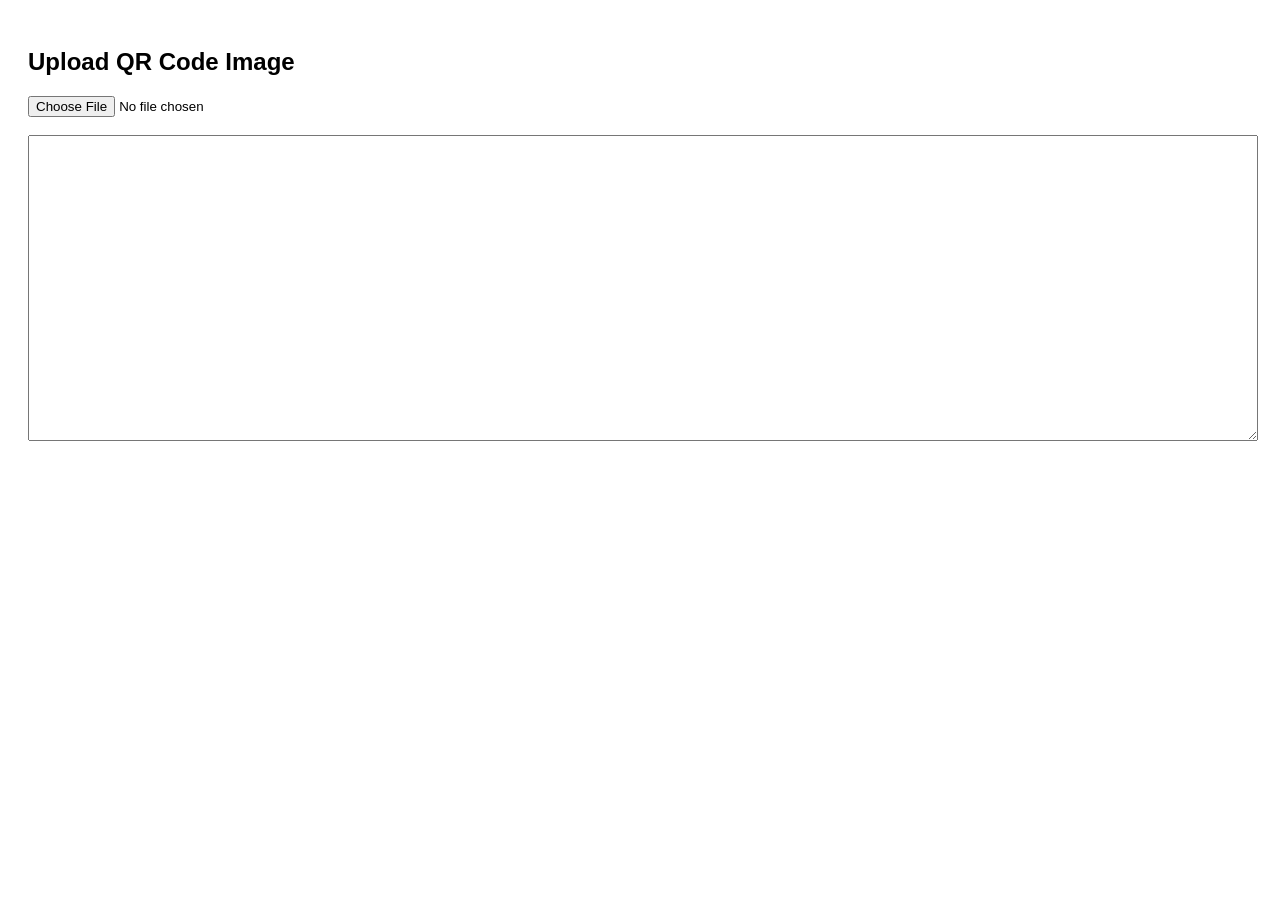
<file: get_base64.html>
<!DOCTYPE html>
<html lang="en">
<head>
  <meta charset="UTF-8">
  <title>QR Image Saver</title>
</head>
<body style="font-family: sans-serif; padding: 20px;">
  <h2>Upload QR Code Image</h2>
  <input type="file" id="fileInput" accept="image/*">
  <br><br>
  <textarea id="output" style="width: 100%; height: 300px; font-family: monospace;"></textarea>
  <p id="status" style="color: green; font-weight: bold;"></p>

  <script>
    const fileInput = document.getElementById('fileInput');
    const output = document.getElementById('output');
    const status = document.getElementById('status');

    fileInput.addEventListener('change', (e) => {
      const file = e.target.files[0];
      if (file) {
        const reader = new FileReader();
        reader.onload = (event) => {
          const b64 = event.target.result;
          output.value = b64;
          localStorage.setItem('qr_base64', b64);
          status.textContent = 'SAVED TO LOCALSTORAGE SUCCESSFULLY! Length: ' + b64.length;
        };
        reader.readAsDataURL(file);
      }
    });
  </script>
</body>
</html>
</file>
<file: assets/css/style.css>
/* ==========================================================================
   NEURAL NEXUS 2026 - COMMAND CENTER THEME (MILITARY-OPS / HACKER TERMINAL)
   ========================================================================== */

@import url('https://fonts.googleapis.com/css2?family=Fira+Code:wght@300;400;500;600;700&family=Rajdhani:wght@400;500;600;700&family=Share+Tech+Mono&family=Inter:wght@300;400;500;600;700&display=swap');

:root {
  --bg-dark: #05080a;
  --bg-panel: #0a0e14;
  --bg-card: #0f1520;
  --bg-card-hover: #141d2c;
  --bg-hud: rgba(10, 14, 20, 0.92);
  
  --accent-green: #00ff66;
  --accent-green-glow: rgba(0, 255, 102, 0.35);
  --accent-green-subtle: rgba(0, 255, 102, 0.12);
  
  --accent-cyan: #00f0ff;
  --accent-cyan-glow: rgba(0, 240, 255, 0.35);
  --accent-cyan-subtle: rgba(0, 240, 255, 0.12);
  
  --accent-amber: #ffb703;
  --accent-red: #ff3366;
  
  --text-primary: #e6f1ff;
  --text-secondary: #8892b0;
  --text-muted: #53627c;
  --text-mono: #00ff66;
  
  --border-green: rgba(0, 255, 102, 0.3);
  --border-cyan: rgba(0, 240, 255, 0.3);
  --border-dim: rgba(255, 255, 255, 0.08);
  
  --font-mono: 'Share Tech Mono', 'Fira Code', monospace;
  --font-heading: 'Share Tech Mono', 'Fira Code', monospace;
  --font-body: 'Rajdhani', 'Inter', sans-serif;
  
  --transition: all 0.25s cubic-bezier(0.16, 1, 0.3, 1);
}

/* Base Reset */
*, *::before, *::after {
  box-sizing: border-box;
  margin: 0;
  padding: 0;
}

html {
  scroll-behavior: smooth;
  font-size: 16px;
  background-color: var(--bg-dark);
  color: var(--text-primary);
  font-family: var(--font-body);
  overflow-x: hidden;
}

body {
  background-color: var(--bg-dark);
  background-image: 
    radial-gradient(circle at 50% 0%, rgba(0, 240, 255, 0.05) 0%, transparent 60%),
    radial-gradient(circle at 80% 50%, rgba(0, 255, 102, 0.03) 0%, transparent 50%),
    linear-gradient(rgba(0, 255, 102, 0.02) 1px, transparent 1px),
    linear-gradient(90deg, rgba(0, 255, 102, 0.02) 1px, transparent 1px);
  background-size: 100% 100%, 100% 100%, 40px 40px, 40px 40px;
  line-height: 1.6;
  min-height: 100vh;
  position: relative;
}

/* CRT Scanline Overlay */
body::before {
  content: "";
  position: fixed;
  top: 0; left: 0; right: 0; bottom: 0;
  background: linear-gradient(rgba(18, 16, 16, 0) 50%, rgba(0, 0, 0, 0.25) 50%);
  background-size: 100% 4px;
  z-index: 9999;
  pointer-events: none;
  opacity: 0.45;
}

a {
  color: var(--accent-cyan);
  text-decoration: none;
  transition: var(--transition);
}

a:hover {
  color: var(--accent-green);
  text-shadow: 0 0 8px var(--accent-green-glow);
}

ul {
  list-style: none;
}

img {
  max-width: 100%;
}

.container {
  max-width: 1240px;
  margin: 0 auto;
  padding: 0 1.5rem;
}

/* Tactical Corner Brackets */
.tactical-box {
  position: relative;
  background: var(--bg-card);
  border: 1px solid var(--border-dim);
  padding: 1.5rem;
  transition: var(--transition);
}

.tactical-box::before,
.tactical-box::after {
  content: "";
  position: absolute;
  width: 10px;
  height: 10px;
  transition: var(--transition);
  pointer-events: none;
}

.tactical-box::before {
  top: -1px; left: -1px;
  border-top: 2px solid var(--accent-green);
  border-left: 2px solid var(--accent-green);
}

.tactical-box::after {
  bottom: -1px; right: -1px;
  border-bottom: 2px solid var(--accent-green);
  border-right: 2px solid var(--accent-green);
}

.tactical-box:hover {
  border-color: var(--border-green);
  box-shadow: 0 0 20px rgba(0, 255, 102, 0.1);
  transform: translateY(-2px);
}

/* Micro-Badges */
.badge-tactical {
  display: inline-flex;
  align-items: center;
  gap: 0.5rem;
  font-family: var(--font-mono);
  font-size: 0.75rem;
  padding: 0.25rem 0.6rem;
  border-radius: 2px;
  background: rgba(0, 255, 102, 0.1);
  border: 1px solid var(--accent-green);
  color: var(--accent-green);
  text-shadow: 0 0 6px var(--accent-green-glow);
  text-transform: uppercase;
  letter-spacing: 1px;
}

.badge-cyan {
  background: rgba(0, 240, 255, 0.1);
  border-color: var(--accent-cyan);
  color: var(--accent-cyan);
  text-shadow: 0 0 6px var(--accent-cyan-glow);
}

.badge-amber {
  background: rgba(255, 183, 3, 0.1);
  border-color: var(--accent-amber);
  color: var(--accent-amber);
}

/* Glowing Indicator Dot */
.status-dot {
  width: 8px;
  height: 8px;
  border-radius: 50%;
  background: var(--accent-green);
  box-shadow: 0 0 8px var(--accent-green);
  display: inline-block;
  animation: pulse-dot 1.5s infinite alternate;
}

@keyframes pulse-dot {
  0% { opacity: 0.4; transform: scale(0.8); }
  100% { opacity: 1; transform: scale(1.2); }
}

/* ==========================================================================
   PRELOADER
   ========================================================================== */
#preloader {
  position: fixed;
  inset: 0;
  background: #030507;
  z-index: 10000;
  display: flex;
  flex-direction: column;
  justify-content: center;
  align-items: center;
  padding: 2rem;
  transition: opacity 0.5s ease, visibility 0.5s ease;
}

#preloader.hidden {
  opacity: 0;
  visibility: hidden;
  pointer-events: none;
}

.preloader-box {
  max-width: 600px;
  width: 100%;
  background: rgba(10, 15, 22, 0.95);
  border: 1px solid var(--accent-green);
  padding: 2rem;
  box-shadow: 0 0 30px rgba(0, 255, 102, 0.2);
  position: relative;
}

.preloader-header {
  display: flex;
  justify-content: space-between;
  align-items: center;
  border-bottom: 1px dashed var(--border-green);
  padding-bottom: 0.8rem;
  margin-bottom: 1.2rem;
  font-family: var(--font-mono);
}

.preloader-title {
  color: var(--accent-green);
  font-size: 1.25rem;
  font-weight: 700;
  letter-spacing: 2px;
  display: flex;
  align-items: center;
  gap: 0.5rem;
}

.preloader-logs {
  font-family: var(--font-mono);
  font-size: 0.85rem;
  color: var(--text-secondary);
  height: 110px;
  overflow-y: hidden;
  margin-bottom: 1.5rem;
  display: flex;
  flex-direction: column;
  justify-content: flex-end;
  gap: 0.3rem;
}

.log-line {
  display: flex;
  gap: 0.75rem;
}

.log-time {
  color: var(--text-muted);
}

.log-text {
  color: var(--text-primary);
}

.log-success {
  color: var(--accent-green);
}

.progress-container {
  margin-bottom: 1rem;
}

.progress-info {
  display: flex;
  justify-content: space-between;
  font-family: var(--font-mono);
  font-size: 0.9rem;
  margin-bottom: 0.5rem;
  color: var(--accent-green);
}

.progress-bar-bg {
  width: 100%;
  height: 12px;
  background: rgba(0, 255, 102, 0.1);
  border: 1px solid var(--accent-green);
  padding: 2px;
}

.progress-bar-fill {
  height: 100%;
  width: 0%;
  background: linear-gradient(90deg, var(--accent-green), var(--accent-cyan));
  box-shadow: 0 0 10px var(--accent-green);
  transition: width 0.1s linear;
}

.preloader-skip {
  background: transparent;
  border: 1px solid var(--text-muted);
  color: var(--text-muted);
  font-family: var(--font-mono);
  font-size: 0.75rem;
  padding: 0.4rem 1rem;
  cursor: pointer;
  margin-top: 1rem;
  display: block;
  margin-left: auto;
  transition: var(--transition);
}

.preloader-skip:hover {
  border-color: var(--accent-green);
  color: var(--accent-green);
  box-shadow: 0 0 10px var(--accent-green-glow);
}

/* ==========================================================================
   NAVIGATION & STICKY HUD BAR
   ========================================================================== */
.header-wrapper {
  position: sticky;
  top: 0;
  z-index: 9000;
  width: 100%;
}

.navbar {
  background: rgba(5, 8, 10, 0.95);
  backdrop-filter: blur(10px);
  border-bottom: 1px solid var(--border-dim);
  transition: var(--transition);
}

.navbar.scrolled {
  border-bottom-color: var(--border-green);
  box-shadow: 0 5px 20px rgba(0, 0, 0, 0.8);
}

.nav-container {
  display: flex;
  align-items: center;
  justify-content: space-between;
  padding: 0.75rem 1.5rem;
  max-width: 1400px;
  margin: 0 auto;
}

.nav-brand {
  display: flex;
  align-items: center;
  gap: 0.8rem;
  font-family: var(--font-mono);
}

.brand-icon {
  font-size: 1.4rem;
  color: var(--accent-green);
  text-shadow: 0 0 10px var(--accent-green-glow);
}

.brand-title {
  font-size: 1.2rem;
  font-weight: 700;
  letter-spacing: 2px;
  color: var(--text-primary);
}

.brand-title span {
  color: var(--accent-green);
}

.nav-menu {
  display: flex;
  align-items: center;
  gap: 1.2rem;
  font-family: var(--font-mono);
  font-size: 0.85rem;
}

.nav-link {
  color: var(--text-secondary);
  padding: 0.4rem 0.6rem;
  text-transform: uppercase;
  letter-spacing: 1px;
  position: relative;
}

.nav-link:hover, .nav-link.active {
  color: var(--accent-green);
  text-shadow: 0 0 6px var(--accent-green-glow);
}

.nav-link::after {
  content: "";
  position: absolute;
  bottom: 0; left: 50%;
  width: 0%;
  height: 2px;
  background: var(--accent-green);
  transition: var(--transition);
  transform: translateX(-50%);
}

.nav-link:hover::after, .nav-link.active::after {
  width: 80%;
}

/* Dropdown Menu */
.nav-item-dropdown {
  position: relative;
}

.dropdown-trigger {
  cursor: pointer;
  display: flex;
  align-items: center;
  gap: 0.4rem;
}

.dropdown-menu {
  position: absolute;
  top: 100%;
  right: 0;
  background: var(--bg-panel);
  border: 1px solid var(--border-green);
  box-shadow: 0 10px 25px rgba(0, 0, 0, 0.8);
  padding: 0.5rem 0;
  min-width: 180px;
  opacity: 0;
  visibility: hidden;
  transform: translateY(10px);
  transition: var(--transition);
}

.nav-item-dropdown:hover .dropdown-menu,
.dropdown-menu.show {
  opacity: 1;
  visibility: visible;
  transform: translateY(0);
}

.dropdown-item {
  display: block;
  padding: 0.6rem 1.2rem;
  color: var(--text-secondary);
  font-size: 0.8rem;
  text-transform: uppercase;
  letter-spacing: 1px;
  transition: var(--transition);
}

.dropdown-item:hover {
  background: var(--accent-green-subtle);
  color: var(--accent-green);
  padding-left: 1.5rem;
}

/* Nav Tactical Button */
.btn-nav-cta {
  background: rgba(0, 255, 102, 0.1);
  border: 1px solid var(--accent-green);
  color: var(--accent-green);
  font-family: var(--font-mono);
  font-size: 0.8rem;
  padding: 0.45rem 1rem;
  text-transform: uppercase;
  letter-spacing: 1px;
  cursor: pointer;
  transition: var(--transition);
  display: inline-flex;
  align-items: center;
  gap: 0.5rem;
}

.btn-nav-cta:hover {
  background: var(--accent-green);
  color: #000;
  box-shadow: 0 0 15px var(--accent-green);
}

/* HUD Status Strip */
.hud-status-strip {
  background: var(--bg-hud);
  border-bottom: 1px solid var(--border-dim);
  padding: 0.35rem 1.5rem;
  font-family: var(--font-mono);
  font-size: 0.75rem;
  color: var(--text-secondary);
  backdrop-filter: blur(5px);
}

.hud-status-content {
  max-width: 1400px;
  margin: 0 auto;
  display: flex;
  justify-content: space-between;
  align-items: center;
  flex-wrap: wrap;
  gap: 0.75rem;
}

.hud-left, .hud-right {
  display: flex;
  align-items: center;
  gap: 1.5rem;
}

.hud-item {
  display: flex;
  align-items: center;
  gap: 0.4rem;
}

.hud-label {
  color: var(--text-muted);
}

.hud-val {
  color: var(--accent-green);
  font-weight: 600;
}

.hud-val.cyan { color: var(--accent-cyan); }
.hud-val.amber { color: var(--accent-amber); }

/* Hamburger Mobile Toggle */
.hamburger {
  display: none;
  flex-direction: column;
  gap: 5px;
  cursor: pointer;
  padding: 0.4rem;
}

.hamburger span {
  width: 24px;
  height: 2px;
  background: var(--accent-green);
  transition: var(--transition);
}

/* ==========================================================================
   TWO-LINE SECTION HEADING COMPONENT
   ========================================================================== */
.section-heading-group {
  margin-bottom: 3rem;
  text-align: center;
  position: relative;
}

.section-heading-group.text-left {
  text-align: left;
}

.section-caption {
  font-family: var(--font-mono);
  font-size: 0.85rem;
  color: var(--accent-green);
  text-transform: uppercase;
  letter-spacing: 2px;
  margin-bottom: 0.4rem;
  display: inline-block;
  position: relative;
}

.section-caption::before {
  content: "// ";
  color: var(--accent-cyan);
}

.section-title {
  font-family: var(--font-heading);
  font-size: clamp(1.8rem, 4vw, 2.8rem);
  font-weight: 700;
  color: var(--text-primary);
  text-transform: uppercase;
  letter-spacing: 1.5px;
  line-height: 1.2;
}

.section-title span {
  color: var(--accent-cyan);
}

/* ==========================================================================
   HERO SECTION
   ========================================================================== */
.hero {
  position: relative;
  padding: 4rem 0 6rem 0;
  overflow: hidden;
  border-bottom: 1px solid var(--border-dim);
}

.hero-grid {
  display: grid;
  grid-template-columns: 1.2fr 0.8fr;
  gap: 3rem;
  align-items: center;
}

.hero-tag {
  display: inline-flex;
  margin-bottom: 1.2rem;
}

.hero-heading {
  font-family: var(--font-heading);
  font-size: clamp(2.5rem, 5.5vw, 4.2rem);
  font-weight: 700;
  line-height: 1.1;
  text-transform: uppercase;
  margin-bottom: 1.2rem;
  letter-spacing: 1px;
}

.hero-heading .glitch-text {
  color: var(--accent-green);
  text-shadow: 0 0 15px var(--accent-green-glow);
}

.hero-subtext {
  font-size: 1.15rem;
  color: var(--text-secondary);
  margin-bottom: 2rem;
  max-width: 620px;
}

.hero-actions {
  display: flex;
  gap: 1rem;
  flex-wrap: wrap;
  margin-bottom: 2.5rem;
}

/* Buttons */
.btn-primary {
  background: var(--accent-green);
  color: #030507;
  font-family: var(--font-mono);
  font-weight: 700;
  padding: 0.85rem 1.8rem;
  text-transform: uppercase;
  letter-spacing: 1px;
  border: 1px solid var(--accent-green);
  cursor: pointer;
  display: inline-flex;
  align-items: center;
  gap: 0.6rem;
  transition: var(--transition);
  box-shadow: 0 0 15px var(--accent-green-glow);
}

.btn-primary:hover {
  background: #00cc52;
  box-shadow: 0 0 25px var(--accent-green);
  color: #000;
  transform: translateY(-2px);
}

.btn-secondary {
  background: transparent;
  color: var(--accent-cyan);
  font-family: var(--font-mono);
  font-weight: 600;
  padding: 0.85rem 1.8rem;
  text-transform: uppercase;
  letter-spacing: 1px;
  border: 1px solid var(--accent-cyan);
  cursor: pointer;
  display: inline-flex;
  align-items: center;
  gap: 0.6rem;
  transition: var(--transition);
}

.btn-secondary:hover {
  background: var(--accent-cyan-subtle);
  color: #fff;
  box-shadow: 0 0 20px var(--accent-cyan-glow);
  transform: translateY(-2px);
}

/* Hero HUD Clock & Countdown Card */
.countdown-box {
  background: var(--bg-panel);
  border: 1px solid var(--border-green);
  padding: 1.5rem;
  position: relative;
  box-shadow: 0 0 25px rgba(0, 0, 0, 0.6);
}

.countdown-box-header {
  display: flex;
  justify-content: space-between;
  align-items: center;
  border-bottom: 1px solid var(--border-dim);
  padding-bottom: 0.8rem;
  margin-bottom: 1.2rem;
  font-family: var(--font-mono);
}

.countdown-box-title {
  color: var(--accent-green);
  font-size: 0.85rem;
  letter-spacing: 1.5px;
  display: flex;
  align-items: center;
  gap: 0.5rem;
}

.hud-readout-line {
  font-family: var(--font-mono);
  font-size: 0.8rem;
  color: var(--accent-cyan);
  background: rgba(0, 240, 255, 0.08);
  padding: 0.4rem 0.8rem;
  border-left: 2px solid var(--accent-cyan);
  margin-bottom: 1.2rem;
}

.countdown-grid {
  display: grid;
  grid-template-columns: repeat(4, 1fr);
  gap: 0.75rem;
  margin-bottom: 1rem;
}

.countdown-card {
  background: var(--bg-card);
  border: 1px solid var(--border-dim);
  padding: 0.8rem 0.4rem;
  text-align: center;
}

.countdown-num {
  font-family: var(--font-mono);
  font-size: clamp(1.8rem, 3vw, 2.4rem);
  font-weight: 700;
  color: var(--accent-green);
  text-shadow: 0 0 10px var(--accent-green-glow);
  line-height: 1;
  margin-bottom: 0.3rem;
}

.countdown-lbl {
  font-family: var(--font-mono);
  font-size: 0.65rem;
  color: var(--text-muted);
  letter-spacing: 1px;
}

/* Interactive Mini Terminal CLI Widget */
.hero-terminal {
  background: #040608;
  border: 1px solid var(--border-green);
  border-radius: 4px;
  overflow: hidden;
  box-shadow: 0 0 30px rgba(0, 0, 0, 0.8);
}

.terminal-topbar {
  background: #0d121a;
  padding: 0.5rem 1rem;
  display: flex;
  justify-content: space-between;
  align-items: center;
  border-bottom: 1px solid var(--border-dim);
  font-family: var(--font-mono);
  font-size: 0.75rem;
  color: var(--text-muted);
}

.terminal-dots {
  display: flex;
  gap: 6px;
}

.t-dot {
  width: 10px;
  height: 10px;
  border-radius: 50%;
}

.t-dot.red { background: #ff5f56; }
.t-dot.yellow { background: #ffbd2e; }
.t-dot.green { background: #27c93f; }

.terminal-body {
  padding: 1.2rem;
  font-family: var(--font-mono);
  font-size: 0.85rem;
  height: 240px;
  overflow-y: auto;
  color: var(--text-primary);
  display: flex;
  flex-direction: column;
}

.terminal-output {
  flex: 1;
  display: flex;
  flex-direction: column;
  gap: 0.4rem;
  margin-bottom: 0.8rem;
}

.t-prompt-row {
  display: flex;
  align-items: center;
  gap: 0.5rem;
}

.t-prompt {
  color: var(--accent-green);
}

.t-input {
  background: transparent;
  border: none;
  outline: none;
  color: #fff;
  font-family: var(--font-mono);
  font-size: 0.85rem;
  flex: 1;
}

/* ==========================================================================
   ABOUT SECTION
   ========================================================================== */
.about-section {
  padding: 6rem 0;
  border-bottom: 1px solid var(--border-dim);
}

.about-grid {
  display: grid;
  grid-template-columns: 1fr 1fr;
  gap: 3rem;
  align-items: center;
}

.about-text-content p {
  font-size: 1.1rem;
  color: var(--text-secondary);
  margin-bottom: 1.5rem;
}

.about-features-grid {
  display: grid;
  grid-template-columns: 1fr 1fr;
  gap: 1.2rem;
  margin-top: 2rem;
}

.feature-box {
  background: var(--bg-card);
  border: 1px solid var(--border-dim);
  padding: 1.2rem;
  transition: var(--transition);
}

.feature-box:hover {
  border-color: var(--border-green);
  background: var(--bg-card-hover);
}

.feature-icon {
  font-size: 1.5rem;
  color: var(--accent-green);
  margin-bottom: 0.6rem;
}

.feature-title {
  font-family: var(--font-mono);
  font-size: 1rem;
  color: var(--text-primary);
  margin-bottom: 0.4rem;
}

.feature-desc {
  font-size: 0.85rem;
  color: var(--text-muted);
}

/* ==========================================================================
   STATISTICS / METRICS SECTION
   ========================================================================== */
.metrics-section {
  padding: 5rem 0;
  background: rgba(10, 14, 20, 0.5);
  border-bottom: 1px solid var(--border-dim);
}

.metrics-grid {
  display: grid;
  grid-template-columns: repeat(auto-fit, minmax(240px, 1fr));
  gap: 1.5rem;
}

.metric-card {
  text-align: center;
  padding: 2.2rem 1.5rem;
}

.metric-val {
  font-family: var(--font-mono);
  font-size: 3rem;
  font-weight: 700;
  color: var(--accent-green);
  text-shadow: 0 0 15px var(--accent-green-glow);
  line-height: 1;
  margin-bottom: 0.5rem;
}

.metric-val.cyan {
  color: var(--accent-cyan);
  text-shadow: 0 0 15px var(--accent-cyan-glow);
}

.metric-lbl {
  font-family: var(--font-mono);
  font-size: 0.85rem;
  color: var(--text-secondary);
  text-transform: uppercase;
  letter-spacing: 1.5px;
}

.metric-sub {
  font-size: 0.75rem;
  color: var(--text-muted);
  margin-top: 0.3rem;
}

/* ==========================================================================
   SCHEDULE / TIMELINE SECTION
   ========================================================================== */
.schedule-section {
  padding: 6rem 0;
  border-bottom: 1px solid var(--border-dim);
}

.timeline-container {
  max-width: 900px;
  margin: 0 auto;
  position: relative;
}

.timeline-container::before {
  content: "";
  position: absolute;
  top: 0; bottom: 0; left: 160px;
  width: 2px;
  background: var(--border-green);
  box-shadow: 0 0 8px var(--accent-green-glow);
}

.timeline-item {
  display: flex;
  gap: 2.5rem;
  margin-bottom: 2rem;
  position: relative;
}

.timeline-time-badge {
  width: 140px;
  text-align: right;
  font-family: var(--font-mono);
  font-size: 0.85rem;
  color: var(--accent-cyan);
  padding-top: 1rem;
  flex-shrink: 0;
}

.timeline-node {
  position: absolute;
  left: 154px;
  top: 1.2rem;
  width: 14px;
  height: 14px;
  border-radius: 50%;
  background: var(--bg-dark);
  border: 2px solid var(--accent-green);
  box-shadow: 0 0 10px var(--accent-green);
  z-index: 2;
}

.timeline-content-card {
  flex: 1;
}

.timeline-header {
  display: flex;
  justify-content: space-between;
  align-items: center;
  margin-bottom: 0.5rem;
}

.timeline-phase {
  font-family: var(--font-mono);
  font-size: 0.75rem;
  color: var(--accent-green);
}

.timeline-title {
  font-family: var(--font-heading);
  font-size: 1.3rem;
  color: var(--text-primary);
  margin-bottom: 0.4rem;
}

.timeline-desc {
  color: var(--text-secondary);
  font-size: 0.95rem;
}

/* ==========================================================================
   QUICK ACTIONS SECTION
   ========================================================================== */
.quick-actions-section {
  padding: 5rem 0;
  background: rgba(10, 14, 20, 0.4);
  border-bottom: 1px solid var(--border-dim);
}

.quick-actions-grid {
  display: grid;
  grid-template-columns: repeat(auto-fit, minmax(280px, 1fr));
  gap: 1.5rem;
}

.action-card {
  display: flex;
  align-items: flex-start;
  gap: 1.2rem;
  padding: 1.5rem;
  cursor: pointer;
}

.action-icon-wrapper {
  width: 48px;
  height: 48px;
  background: var(--accent-green-subtle);
  border: 1px solid var(--accent-green);
  display: flex;
  align-items: center;
  justify-content: center;
  color: var(--accent-green);
  font-size: 1.2rem;
  flex-shrink: 0;
}

.action-info h4 {
  font-family: var(--font-mono);
  font-size: 1.05rem;
  color: var(--text-primary);
  margin-bottom: 0.3rem;
}

.action-info p {
  font-size: 0.85rem;
  color: var(--text-secondary);
}

/* ==========================================================================
   CATEGORIES / EVENTS SECTION
   ========================================================================== */
.categories-section {
  padding: 6rem 0;
  border-bottom: 1px solid var(--border-dim);
}

.category-group-header {
  display: flex;
  align-items: center;
  gap: 0.8rem;
  font-family: var(--font-mono);
  font-size: 1.2rem;
  color: var(--accent-cyan);
  border-bottom: 1px dashed var(--border-cyan);
  padding-bottom: 0.6rem;
  margin-bottom: 2rem;
  margin-top: 1rem;
}

.events-grid {
  display: grid;
  grid-template-columns: repeat(auto-fill, minmax(320px, 1fr));
  gap: 1.8rem;
  margin-bottom: 3rem;
}

.event-card {
  display: flex;
  flex-direction: column;
  height: 100%;
}

.event-card-top {
  display: flex;
  justify-content: space-between;
  align-items: flex-start;
  margin-bottom: 1rem;
}

.event-icon-badge {
  font-size: 2rem;
}

.event-title {
  font-family: var(--font-heading);
  font-size: 1.35rem;
  color: var(--text-primary);
  margin-bottom: 0.5rem;
}

.event-desc {
  color: var(--text-secondary);
  font-size: 0.95rem;
  flex: 1;
  margin-bottom: 1.2rem;
}

.event-meta {
  display: flex;
  justify-content: space-between;
  font-family: var(--font-mono);
  font-size: 0.75rem;
  color: var(--text-muted);
  border-top: 1px solid var(--border-dim);
  padding-top: 0.8rem;
}

/* ==========================================================================
   REGISTRATION / PRICING CARDS SECTION
   ========================================================================== */
.registration-section {
  padding: 6rem 0;
  background: rgba(10, 14, 20, 0.6);
  border-bottom: 1px solid var(--border-dim);
}

.pricing-cards-wrapper {
  display: grid;
  grid-template-columns: repeat(2, 1fr);
  gap: 2.5rem;
  max-width: 960px;
  margin: 0 auto;
}

.pricing-card {
  display: flex;
  flex-direction: column;
  position: relative;
  padding: 2.5rem 2rem;
  background: var(--bg-card);
}

.pricing-card.best-value {
  border-color: var(--accent-green);
  box-shadow: 0 0 30px rgba(0, 255, 102, 0.15);
  background: linear-gradient(180deg, rgba(0, 255, 102, 0.05) 0%, var(--bg-card) 100%);
}

.best-value-badge {
  position: absolute;
  top: -14px;
  right: 20px;
  background: var(--accent-green);
  color: #000;
  font-family: var(--font-mono);
  font-size: 0.75rem;
  font-weight: 700;
  padding: 0.3rem 0.8rem;
  text-transform: uppercase;
  letter-spacing: 1px;
  box-shadow: 0 0 10px var(--accent-green);
}

.pricing-header {
  border-bottom: 1px solid var(--border-dim);
  padding-bottom: 1.5rem;
  margin-bottom: 1.5rem;
}

.pricing-tier-name {
  font-family: var(--font-mono);
  font-size: 1.25rem;
  color: var(--text-primary);
  margin-bottom: 0.4rem;
}

.pricing-validity {
  font-family: var(--font-mono);
  font-size: 0.8rem;
  color: var(--accent-cyan);
}

.pricing-amount {
  font-family: var(--font-mono);
  font-size: 3rem;
  font-weight: 700;
  color: var(--accent-green);
  margin: 1rem 0;
  line-height: 1;
}

.pricing-amount span {
  font-size: 1rem;
  color: var(--text-muted);
  font-weight: 400;
}

.pricing-features {
  flex: 1;
  margin-bottom: 2rem;
}

.pricing-features li {
  display: flex;
  align-items: center;
  gap: 0.8rem;
  margin-bottom: 0.8rem;
  font-size: 0.95rem;
  color: var(--text-secondary);
}

.pricing-features li i {
  color: var(--accent-green);
}

/* ==========================================================================
   ACCOMMODATION SECTION
   ========================================================================== */
.accommodation-section {
  padding: 6rem 0;
  border-bottom: 1px solid var(--border-dim);
}

.accommodation-card {
  max-width: 960px;
  margin: 0 auto;
  background: var(--bg-panel);
  border: 1px solid var(--border-cyan);
  padding: 3rem 2.5rem;
}

.accommodation-grid {
  display: grid;
  grid-template-columns: 1fr 1fr;
  gap: 2.5rem;
  margin-top: 2rem;
  margin-bottom: 2.5rem;
}

.acc-column-title {
  font-family: var(--font-mono);
  font-size: 1.05rem;
  color: var(--accent-cyan);
  border-bottom: 1px solid var(--border-dim);
  padding-bottom: 0.6rem;
  margin-bottom: 1rem;
  display: flex;
  align-items: center;
  gap: 0.5rem;
}

.acc-list li {
  display: flex;
  align-items: flex-start;
  gap: 0.75rem;
  margin-bottom: 0.8rem;
  color: var(--text-secondary);
  font-size: 0.95rem;
}

.acc-list li i {
  color: var(--accent-cyan);
  margin-top: 0.25rem;
}

.acc-price-tag {
  font-family: var(--font-mono);
  font-size: 2.2rem;
  color: var(--accent-amber);
  font-weight: 700;
  margin-bottom: 0.5rem;
}

.acc-cta-wrapper {
  text-align: center;
  border-top: 1px solid var(--border-dim);
  padding-top: 2rem;
}

/* ==========================================================================
   DIGNITARIES & ORGANIZING TEAM SECTION
   ========================================================================== */
.team-section-container {
  padding: 6rem 0;
  border-bottom: 1px solid var(--border-dim);
  background: var(--bg-dark);
}

.team-category-title {
  font-family: var(--font-mono);
  font-size: 1.15rem;
  color: var(--accent-cyan);
  border-bottom: 1px dashed var(--border-cyan);
  padding-bottom: 0.5rem;
  margin-bottom: 1.8rem;
  display: flex;
  align-items: center;
  gap: 0.6rem;
}

.team-grid {
  display: grid;
  grid-template-columns: repeat(auto-fit, minmax(240px, 1fr));
  gap: 1.8rem;
  margin-bottom: 3rem;
}

.team-card {
  background: var(--bg-panel);
  border: 1px solid var(--border-dim);
  padding: 2rem 1.5rem;
  text-align: center;
  display: flex;
  flex-direction: column;
  align-items: center;
  transition: var(--transition);
}

.team-card:hover {
  border-color: var(--accent-cyan);
  box-shadow: 0 10px 30px rgba(0, 240, 255, 0.15);
  transform: translateY(-4px);
}

.team-avatar {
  width: 72px;
  height: 72px;
  border-radius: 50%;
  border: 2px solid var(--accent-cyan);
  background: rgba(0, 240, 255, 0.08);
  display: flex;
  align-items: center;
  justify-content: center;
  font-size: 1.8rem;
  color: var(--accent-cyan);
  margin-bottom: 1rem;
}

.team-name {
  font-family: var(--font-mono);
  font-size: 1.05rem;
  font-weight: 700;
  color: #fff;
  margin-bottom: 0.3rem;
}

.team-dept {
  font-size: 0.85rem;
  color: var(--text-secondary);
  margin-bottom: 0.8rem;
}

/* ==========================================================================
   FAQS SECTION
   ========================================================================== */
.faq-section {
  padding: 6rem 0;
  border-bottom: 1px solid var(--border-dim);
}

.faq-accordion {
  max-width: 860px;
  margin: 0 auto;
  display: flex;
  flex-direction: column;
  gap: 1rem;
}

.faq-item {
  background: var(--bg-card);
  border: 1px solid var(--border-dim);
  transition: var(--transition);
}

.faq-item.active {
  border-color: var(--border-green);
}

.faq-header {
  padding: 1.2rem 1.5rem;
  display: flex;
  justify-content: space-between;
  align-items: center;
  cursor: pointer;
  user-select: none;
}

.faq-question {
  font-family: var(--font-mono);
  font-size: 1.05rem;
  color: var(--text-primary);
  display: flex;
  align-items: center;
  gap: 0.75rem;
}

.faq-query-code {
  color: var(--accent-green);
}

.faq-toggle-icon {
  color: var(--accent-green);
  transition: transform 0.3s ease;
}

.faq-item.active .faq-toggle-icon {
  transform: rotate(180deg);
}

.faq-body {
  max-height: 0;
  overflow: hidden;
  transition: max-height 0.35s ease, padding 0.35s ease;
  padding: 0 1.5rem;
  color: var(--text-secondary);
  font-size: 0.95rem;
  border-top: 1px solid transparent;
}

.faq-item.active .faq-body {
  max-height: 250px;
  padding: 1rem 1.5rem 1.5rem 1.5rem;
  border-top-color: var(--border-dim);
}

/* ==========================================================================
   CONTACT SECTION
   ========================================================================== */
.contact-section {
  padding: 6rem 0;
  background: rgba(10, 14, 20, 0.4);
}

.contact-grid {
  display: grid;
  grid-template-columns: 1fr 1fr;
  gap: 3rem;
}

.contact-info-list {
  display: flex;
  flex-direction: column;
  gap: 1.5rem;
  margin-bottom: 2rem;
}

.contact-card-item {
  display: flex;
  align-items: center;
  gap: 1.2rem;
  background: var(--bg-card);
  border: 1px solid var(--border-dim);
  padding: 1.2rem;
}

.contact-icon {
  width: 44px; height: 44px;
  background: var(--accent-cyan-subtle);
  border: 1px solid var(--accent-cyan);
  display: flex;
  align-items: center;
  justify-content: center;
  color: var(--accent-cyan);
  font-size: 1.2rem;
  flex-shrink: 0;
}

.contact-details h5 {
  font-family: var(--font-mono);
  font-size: 0.85rem;
  color: var(--text-muted);
  text-transform: uppercase;
}

.contact-details p {
  font-family: var(--font-mono);
  font-size: 1rem;
  color: var(--text-primary);
}

.dispatch-form {
  background: var(--bg-panel);
  border: 1px solid var(--border-green);
  padding: 2rem;
}

.form-group {
  margin-bottom: 1.2rem;
}

.form-label {
  display: block;
  font-family: var(--font-mono);
  font-size: 0.8rem;
  color: var(--accent-green);
  margin-bottom: 0.4rem;
}

.form-control {
  width: 100%;
  background: rgba(5, 8, 10, 0.8);
  border: 1px solid var(--border-dim);
  color: var(--text-primary);
  font-family: var(--font-mono);
  font-size: 0.9rem;
  padding: 0.75rem 1rem;
  outline: none;
  transition: var(--transition);
}

.form-control:focus {
  border-color: var(--accent-green);
  box-shadow: 0 0 10px var(--accent-green-glow);
}

textarea.form-control {
  resize: vertical;
  min-height: 110px;
}

/* ==========================================================================
   EVENT INTEL MODAL OVERLAY
   ========================================================================== */
.event-modal-overlay {
  position: fixed;
  inset: 0;
  background: rgba(4, 7, 11, 0.88);
  backdrop-filter: blur(12px);
  z-index: 10000;
  display: flex;
  align-items: center;
  justify-content: center;
  padding: 1.5rem;
  opacity: 0;
  visibility: hidden;
  transition: opacity 0.3s ease, visibility 0.3s ease;
}

.event-modal-overlay.show {
  opacity: 1;
  visibility: visible;
}

.event-modal-content {
  max-width: 840px;
  width: 100%;
  max-height: 90vh;
  display: flex;
  flex-direction: column;
  background: var(--bg-panel);
  border: 1px solid var(--border-green);
  box-shadow: 0 0 35px rgba(0, 255, 102, 0.25);
  animation: modalSlide 0.3s cubic-bezier(0.16, 1, 0.3, 1);
}

@keyframes modalSlide {
  from { transform: translateY(20px) scale(0.97); opacity: 0; }
  to { transform: translateY(0) scale(1); opacity: 1; }
}

.event-modal-header {
  padding: 1.2rem 1.8rem;
  background: #0d121a;
  border-bottom: 1px solid var(--border-dim);
  display: flex;
  justify-content: space-between;
  align-items: center;
}

.event-modal-title-group h2 {
  font-family: var(--font-heading);
  font-size: 1.8rem;
  color: var(--accent-green);
  margin-top: 0.3rem;
}

.event-modal-close {
  background: transparent;
  border: 1px solid var(--text-muted);
  color: var(--text-muted);
  font-family: var(--font-mono);
  font-size: 0.8rem;
  padding: 0.4rem 0.8rem;
  cursor: pointer;
  transition: var(--transition);
}

.event-modal-close:hover {
  border-color: var(--accent-red);
  color: var(--accent-red);
  box-shadow: 0 0 10px rgba(255, 51, 102, 0.3);
}

.event-modal-body {
  padding: 1.8rem;
  overflow-y: auto;
  flex: 1;
  display: flex;
  flex-direction: column;
  gap: 1.5rem;
}

.intel-block {
  background: var(--bg-card);
  border: 1px solid var(--border-dim);
  padding: 1.2rem 1.5rem;
}

.intel-block-title {
  font-family: var(--font-mono);
  font-size: 0.95rem;
  color: var(--accent-cyan);
  border-bottom: 1px solid var(--border-dim);
  padding-bottom: 0.5rem;
  margin-bottom: 0.8rem;
  display: flex;
  align-items: center;
  gap: 0.5rem;
}

.intel-list {
  list-style: none;
  display: flex;
  flex-direction: column;
  gap: 0.6rem;
}

.intel-list li {
  font-size: 0.95rem;
  color: var(--text-secondary);
  display: flex;
  align-items: flex-start;
  gap: 0.6rem;
}

.intel-list li i {
  color: var(--accent-green);
  margin-top: 0.25rem;
}

.event-modal-footer {
  padding: 1rem 1.8rem;
  background: #080c12;
  border-top: 1px solid var(--border-dim);
  display: flex;
  justify-content: space-between;
  align-items: center;
  gap: 1rem;
}

.event-card {
  cursor: pointer;
  transition: var(--transition);
}

.event-card:hover {
  border-color: var(--border-green);
  box-shadow: 0 0 25px rgba(0, 255, 102, 0.2);
  transform: translateY(-4px);
}

/* ==========================================================================
   LOCATION DASHBOARD SECTION
   ========================================================================== */
.location-dashboard-section {
  padding: 6rem 0;
  background: rgba(10, 14, 20, 0.7);
  border-bottom: 1px solid var(--border-dim);
}

.location-grid {
  display: grid;
  grid-template-columns: 1.3fr 0.7fr;
  gap: 2.5rem;
  align-items: stretch;
}

.map-card-wrapper {
  background: var(--bg-panel);
  border: 1px solid var(--border-green);
  box-shadow: 0 0 25px rgba(0, 255, 102, 0.12);
  position: relative;
  display: flex;
  flex-direction: column;
}

.map-card-header {
  padding: 0.8rem 1.2rem;
  background: #0d121a;
  border-bottom: 1px solid var(--border-dim);
  display: flex;
  justify-content: space-between;
  align-items: center;
  font-family: var(--font-mono);
  font-size: 0.85rem;
}

.map-card-title {
  color: var(--accent-green);
  display: flex;
  align-items: center;
  gap: 0.5rem;
}

.map-iframe-container {
  width: 100%;
  height: 420px;
  position: relative;
  overflow: hidden;
  background: #040608;
}

.map-iframe-container iframe {
  width: 100%;
  height: 100%;
  border: none;
  filter: contrast(1.1) hue-rotate(155deg) invert(0.92) saturate(1.4);
}

.location-info-panel {
  display: flex;
  flex-direction: column;
  gap: 1.5rem;
}

.loc-detail-card {
  padding: 1.5rem;
  background: var(--bg-card);
  border: 1px solid var(--border-dim);
}

.loc-detail-header {
  font-family: var(--font-mono);
  font-size: 1rem;
  color: var(--accent-cyan);
  border-bottom: 1px solid var(--border-dim);
  padding-bottom: 0.6rem;
  margin-bottom: 0.8rem;
  display: flex;
  align-items: center;
  gap: 0.6rem;
}

.loc-detail-text {
  font-size: 0.95rem;
  color: var(--text-secondary);
  line-height: 1.6;
}

.loc-transport-list li {
  display: flex;
  align-items: center;
  gap: 0.75rem;
  margin-bottom: 0.6rem;
  font-size: 0.9rem;
  color: var(--text-secondary);
}

.loc-transport-list li i {
  color: var(--accent-green);
}

@media (max-width: 992px) {
  .location-grid {
    grid-template-columns: 1fr;
  }
}

/* ==========================================================================
   ORGANIZING TEAM SECTION
   ========================================================================== */
.team-section-container {
  padding: 6rem 0;
  border-bottom: 1px solid var(--border-dim);
}

.team-category-title {
  font-family: var(--font-mono);
  font-size: 1.2rem;
  color: var(--accent-cyan);
  border-bottom: 1px dashed var(--border-cyan);
  padding-bottom: 0.6rem;
  margin-bottom: 2rem;
  margin-top: 1rem;
  display: flex;
  align-items: center;
  gap: 0.8rem;
}

.team-grid {
  display: grid;
  grid-template-columns: repeat(auto-fit, minmax(260px, 1fr));
  gap: 1.8rem;
  margin-bottom: 3rem;
}

.team-card {
  text-align: center;
  padding: 2.2rem 1.5rem;
  display: flex;
  flex-direction: column;
  align-items: center;
}

.team-avatar {
  width: 76px;
  height: 76px;
  border-radius: 50%;
  background: linear-gradient(135deg, rgba(0, 240, 255, 0.15), rgba(0, 255, 102, 0.15));
  border: 2px solid var(--accent-cyan);
  box-shadow: 0 0 15px var(--accent-cyan-glow);
  display: flex;
  align-items: center;
  justify-content: center;
  font-size: 1.8rem;
  color: var(--accent-cyan);
  margin-bottom: 1.2rem;
}

.team-avatar.student {
  border-color: var(--accent-green);
  box-shadow: 0 0 15px var(--accent-green-glow);
  color: var(--accent-green);
}

.team-name {
  font-family: var(--font-heading);
  font-size: 1.25rem;
  color: var(--text-primary);
  margin-bottom: 0.3rem;
}

.team-dept {
  font-size: 0.85rem;
  color: var(--text-secondary);
  margin-bottom: 0.8rem;
}

/* ==========================================================================
   FOOTER
   ========================================================================== */
.footer {
  background: #020305;
  border-top: 1px solid var(--border-green);
  padding: 3rem 0 2rem 0;
  font-family: var(--font-mono);
  font-size: 0.85rem;
}

.footer-content {
  display: flex;
  justify-content: space-between;
  align-items: center;
  flex-wrap: wrap;
  gap: 1.5rem;
  border-bottom: 1px solid var(--border-dim);
  padding-bottom: 2rem;
  margin-bottom: 1.5rem;
}

.footer-brand {
  display: flex;
  align-items: center;
  gap: 0.75rem;
  color: var(--accent-green);
  font-size: 1.1rem;
  font-weight: 700;
}

.footer-links {
  display: flex;
  gap: 1.5rem;
}

.footer-links a {
  color: var(--text-secondary);
  font-size: 0.8rem;
}

.footer-bottom {
  display: flex;
  justify-content: space-between;
  color: var(--text-muted);
  font-size: 0.75rem;
}

/* ==========================================================================
   RESPONSIVE MEDIA QUERIES
   ========================================================================== */
@media (max-width: 992px) {
  .hero-grid, .about-grid, .accommodation-grid, .contact-grid, .pricing-cards-wrapper {
    grid-template-columns: 1fr;
  }

  .timeline-container::before {
    left: 20px;
  }

  .timeline-item {
    flex-direction: column;
    gap: 0.5rem;
    padding-left: 45px;
  }

  .timeline-time-badge {
    width: auto;
    text-align: left;
    padding-top: 0;
  }

  .timeline-node {
    left: 14px;
    top: 0.2rem;
  }

  .hud-status-content {
    justify-content: center;
  }
}

@media (max-width: 768px) {
  .nav-menu {
    position: fixed;
    top: 60px; right: -100%;
    width: 280px;
    height: calc(100vh - 60px);
    background: var(--bg-panel);
    border-left: 1px solid var(--border-green);
    flex-direction: column;
    align-items: flex-start;
    padding: 2rem;
    transition: right 0.3s ease;
  }

  .nav-menu.active {
    right: 0;
  }

  .hamburger {
    display: flex;
  }

  .hud-left, .hud-right {
    flex-wrap: wrap;
    gap: 0.8rem;
  }
}

/* ==========================================================================
   INTERACTIVE QUICK ACTIONS TOOLKIT & MODALS SYSTEM
   ========================================================================== */
.quick-actions-grid {
  display: grid;
  grid-template-columns: repeat(auto-fit, minmax(280px, 1fr));
  gap: 1.5rem;
}

.action-card {
  background: var(--bg-panel);
  border: 1px solid var(--border-green);
  padding: 1.5rem;
  display: flex;
  align-items: flex-start;
  gap: 1.2rem;
  cursor: pointer;
  transition: all 0.3s cubic-bezier(0.16, 1, 0.3, 1);
  position: relative;
  overflow: hidden;
}

.action-card::after {
  content: '';
  position: absolute;
  top: 0; left: 0; width: 3px; height: 100%;
  background: var(--accent-green);
  transition: width 0.3s ease;
}

.action-card:hover {
  transform: translateY(-4px);
  border-color: var(--accent-green);
  box-shadow: 0 10px 30px rgba(0, 255, 102, 0.15);
}

.action-card:hover::after {
  width: 6px;
}

.action-card.card-cyan::after { background: var(--accent-cyan); }
.action-card.card-cyan:hover { border-color: var(--accent-cyan); box-shadow: 0 10px 30px rgba(0, 240, 255, 0.15); }

.action-card.card-amber::after { background: var(--accent-amber); }
.action-card.card-amber:hover { border-color: var(--accent-amber); box-shadow: 0 10px 30px rgba(255, 183, 3, 0.15); }

.action-icon-wrapper {
  width: 48px;
  height: 48px;
  min-width: 48px;
  background: rgba(0, 255, 102, 0.1);
  border: 1px solid var(--border-green);
  color: var(--accent-green);
  display: flex;
  align-items: center;
  justify-content: center;
  font-size: 1.3rem;
  border-radius: 4px;
}

.action-card.card-cyan .action-icon-wrapper {
  background: rgba(0, 240, 255, 0.1);
  border-color: var(--border-cyan);
  color: var(--accent-cyan);
}

.action-card.card-amber .action-icon-wrapper {
  background: rgba(255, 183, 3, 0.1);
  border-color: rgba(255, 183, 3, 0.4);
  color: var(--accent-amber);
}

.action-info h4 {
  font-family: var(--font-mono);
  font-size: 1.05rem;
  color: #fff;
  margin-bottom: 0.3rem;
  letter-spacing: 0.5px;
}

.action-info p {
  font-size: 0.85rem;
  color: var(--text-secondary);
  line-height: 1.4;
  margin: 0;
}

.action-badge {
  display: inline-block;
  font-family: var(--font-mono);
  font-size: 0.65rem;
  padding: 0.15rem 0.4rem;
  background: rgba(0, 255, 102, 0.15);
  color: var(--accent-green);
  border: 1px solid var(--accent-green);
  margin-top: 0.4rem;
  text-transform: uppercase;
}

/* Modal Overlay & Dialog Styles */
.tactical-modal-overlay {
  position: fixed;
  top: 0; left: 0; width: 100vw; height: 100vh;
  background: rgba(0, 0, 0, 0.85);
  backdrop-filter: blur(8px);
  z-index: 9999;
  display: flex;
  align-items: center;
  justify-content: center;
  padding: 1.5rem;
  opacity: 0;
  pointer-events: none;
  transition: opacity 0.3s ease;
}

.tactical-modal-overlay.active {
  opacity: 1;
  pointer-events: auto;
}

.tactical-modal {
  background: var(--bg-panel);
  border: 1px solid var(--border-green);
  box-shadow: 0 0 40px rgba(0, 255, 102, 0.2);
  width: 100%;
  max-width: 650px;
  max-height: 85vh;
  overflow-y: auto;
  padding: 2rem;
  position: relative;
  transform: translateY(20px);
  transition: transform 0.3s ease;
}

.tactical-modal-overlay.active .tactical-modal {
  transform: translateY(0);
}

.modal-header {
  display: flex;
  align-items: center;
  justify-content: space-between;
  border-bottom: 1px solid var(--border-dim);
  padding-bottom: 1rem;
  margin-bottom: 1.5rem;
}

.modal-title {
  font-family: var(--font-mono);
  font-size: 1.2rem;
  color: var(--accent-green);
  display: flex;
  align-items: center;
  gap: 0.6rem;
}

.modal-close-btn {
  background: transparent;
  border: 1px solid var(--border-dim);
  color: var(--text-secondary);
  font-family: var(--font-mono);
  font-size: 1.2rem;
  width: 36px;
  height: 36px;
  cursor: pointer;
  display: flex;
  align-items: center;
  justify-content: center;
  transition: var(--transition);
}

.modal-close-btn:hover {
  border-color: #ff0055;
  color: #ff0055;
  box-shadow: 0 0 10px rgba(255, 0, 85, 0.3);
}

/* ==========================================================================
   ATTRACTIVE ₹300 QR CODE PAYMENT GATEWAY & UPLOAD MODAL STYLES
   ========================================================================== */

.event-modal-overlay {
  position: fixed;
  top: 0; left: 0; width: 100vw; height: 100vh;
  background: rgba(4, 7, 12, 0.88);
  backdrop-filter: blur(10px);
  -webkit-backdrop-filter: blur(10px);
  z-index: 99999;
  display: flex;
  align-items: center;
  justify-content: center;
  padding: 1.5rem;
  opacity: 0;
  visibility: hidden;
  transition: all 0.3s cubic-bezier(0.16, 1, 0.3, 1);
}

.event-modal-overlay.show, .event-modal-overlay.active {
  opacity: 1;
  visibility: visible;
}

.payment-modal-box {
  max-width: 900px;
  width: 100%;
  max-height: 92vh;
  overflow-y: auto;
  padding: 1.8rem;
  background: #090e15;
  border: 1px solid var(--accent-green);
  box-shadow: 0 0 45px rgba(0, 255, 102, 0.22), inset 0 0 15px rgba(0, 255, 102, 0.05);
  border-radius: 8px;
  position: relative;
  transform: scale(0.95) translateY(15px);
  transition: transform 0.3s cubic-bezier(0.16, 1, 0.3, 1);
}

.event-modal-overlay.show .payment-modal-box {
  transform: scale(1) translateY(0);
}

.modal-header-strip {
  display: flex;
  justify-content: space-between;
  align-items: center;
  border-bottom: 1px solid var(--border-dim);
  padding-bottom: 1rem;
  margin-bottom: 1.2rem;
}

.modal-title-group {
  display: flex;
  align-items: center;
  gap: 0.8rem;
}

.modal-icon {
  font-size: 1.8rem;
  color: var(--accent-green);
  text-shadow: 0 0 12px var(--accent-green-glow);
}

.modal-heading {
  font-family: var(--font-heading);
  font-size: 1.4rem;
  color: #fff;
  letter-spacing: 0.5px;
  margin: 0;
}

.modal-subheading {
  font-family: var(--font-mono);
  font-size: 0.75rem;
  color: var(--accent-cyan);
  display: block;
  margin-top: 0.2rem;
}

.modal-close-x {
  background: rgba(255, 0, 85, 0.1);
  border: 1px solid rgba(255, 0, 85, 0.4);
  color: #ff0055;
  font-size: 1.5rem;
  width: 36px; height: 36px;
  border-radius: 4px;
  cursor: pointer;
  display: flex;
  align-items: center;
  justify-content: center;
  transition: all 0.2s ease;
}

.modal-close-x:hover {
  background: #ff0055;
  color: #fff;
  box-shadow: 0 0 15px rgba(255, 0, 85, 0.5);
}

.payment-banner-box {
  display: flex;
  justify-content: space-between;
  align-items: center;
  background: linear-gradient(135deg, rgba(0, 255, 102, 0.12), rgba(0, 240, 255, 0.08));
  border: 1px solid var(--border-green);
  padding: 1rem 1.2rem;
  border-radius: 6px;
  margin-bottom: 1.5rem;
  flex-wrap: wrap;
  gap: 1rem;
}

.amount-label {
  font-family: var(--font-mono);
  font-size: 0.75rem;
  color: var(--text-secondary);
  display: block;
}

.amount-val {
  font-family: var(--font-mono);
  font-size: 2.2rem;
  font-weight: 800;
  color: var(--accent-green);
  text-shadow: 0 0 15px var(--accent-green-glow);
  line-height: 1.1;
}

.amount-cents {
  font-size: 1.2rem;
  opacity: 0.8;
}

.payment-timer-box {
  display: flex;
  align-items: center;
  gap: 0.8rem;
  background: rgba(0, 0, 0, 0.4);
  border: 1px solid var(--border-cyan);
  padding: 0.6rem 1rem;
  border-radius: 4px;
}

.timer-icon {
  font-size: 1.4rem;
  color: var(--accent-cyan);
  animation: pulseTimer 1.5s infinite alternate;
}

@keyframes pulseTimer {
  0% { transform: scale(1); opacity: 0.8; }
  100% { transform: scale(1.15); opacity: 1; text-shadow: 0 0 10px var(--accent-cyan); }
}

.timer-title {
  font-family: var(--font-mono);
  font-size: 0.65rem;
  color: var(--text-muted);
}

.timer-countdown {
  font-family: var(--font-mono);
  font-size: 1.3rem;
  font-weight: 700;
  color: var(--accent-cyan);
  letter-spacing: 1px;
}

.payment-grid-layout {
  display: grid;
  grid-template-columns: 1fr 1fr;
  gap: 1.5rem;
}

@media (max-width: 768px) {
  .payment-grid-layout {
    grid-template-columns: 1fr;
  }
}

.qr-card-container {
  background: #0d131d;
  border: 1px solid var(--border-cyan);
  padding: 1.2rem;
  border-radius: 6px;
  text-align: center;
  display: flex;
  flex-direction: column;
  align-items: center;
}

.qr-badge-header {
  display: flex;
  justify-content: space-between;
  width: 100%;
  margin-bottom: 0.8rem;
}

.gpay-badge {
  background: rgba(66, 133, 244, 0.15);
  border: 1px solid #4285F4;
  color: #609bfa;
  font-family: var(--font-mono);
  font-size: 0.75rem;
  padding: 0.25rem 0.6rem;
  border-radius: 4px;
  font-weight: 600;
}

.upi-badge {
  background: rgba(0, 255, 102, 0.15);
  border: 1px solid var(--accent-green);
  color: var(--accent-green);
  font-family: var(--font-mono);
  font-size: 0.75rem;
  padding: 0.25rem 0.6rem;
  border-radius: 4px;
}

.qr-code-frame {
  position: relative;
  background: #ffffff;
  padding: 0.8rem;
  border-radius: 12px;
  border: 3px solid var(--accent-cyan);
  box-shadow: 0 0 25px rgba(0, 240, 255, 0.3);
  max-width: 240px;
  width: 100%;
  aspect-ratio: 1/1;
  display: flex;
  align-items: center;
  justify-content: center;
  overflow: hidden;
  margin-bottom: 1rem;
}

.qr-image {
  width: 100%;
  height: 100%;
  object-fit: contain;
  display: block;
}

.qr-scanner-line {
  position: absolute;
  top: 0; left: 0; right: 0;
  height: 3px;
  background: linear-gradient(90deg, transparent, #00f0ff, #00ff66, transparent);
  box-shadow: 0 0 12px #00f0ff;
  animation: scanMove 2.5s ease-in-out infinite alternate;
  z-index: 5;
}

.gpay-center-badge {
  position: absolute;
  top: 50%;
  left: 50%;
  transform: translate(-50%, -50%);
  width: 44px;
  height: 44px;
  background: #ffffff;
  border-radius: 50%;
  border: 2px solid #e0e0e0;
  box-shadow: 0 4px 12px rgba(0, 0, 0, 0.2);
  display: flex;
  align-items: center;
  justify-content: center;
  z-index: 4;
}

.gpay-center-badge svg {
  width: 24px;
  height: 24px;
}
@keyframes scanMove {
  0% { top: 4%; }
  100% { top: 92%; }
}

.qr-instructions {
  font-size: 0.8rem;
  color: var(--text-secondary);
  margin-bottom: 1rem;
  line-height: 1.4;
}

.upi-copy-box {
  background: rgba(0, 0, 0, 0.5);
  border: 1px solid var(--border-dim);
  border-radius: 4px;
  padding: 0.5rem 0.8rem;
  display: flex;
  justify-content: space-between;
  align-items: center;
  width: 100%;
  margin-bottom: 0.8rem;
}

.upi-id-details {
  display: flex;
  flex-direction: column;
  align-items: flex-start;
}

.upi-label {
  font-family: var(--font-mono);
  font-size: 0.65rem;
  color: var(--text-muted);
}

.upi-id-text {
  font-family: var(--font-mono);
  font-size: 0.95rem;
  font-weight: 700;
  color: var(--accent-cyan);
}

.btn-copy-upi {
  background: var(--accent-cyan-subtle);
  border: 1px solid var(--accent-cyan);
  color: var(--accent-cyan);
  font-family: var(--font-mono);
  font-size: 0.75rem;
  padding: 0.4rem 0.8rem;
  border-radius: 3px;
  cursor: pointer;
  transition: all 0.2s ease;
  display: flex;
  align-items: center;
  gap: 0.4rem;
}

.btn-copy-upi:hover {
  background: var(--accent-cyan);
  color: #000;
  box-shadow: 0 0 12px var(--accent-cyan-glow);
}

.payment-apps-strip {
  display: flex;
  gap: 0.4rem;
  flex-wrap: wrap;
  justify-content: center;
}

.app-chip {
  background: rgba(255, 255, 255, 0.05);
  border: 1px solid var(--border-dim);
  color: var(--text-muted);
  font-family: var(--font-mono);
  font-size: 0.7rem;
  padding: 0.2rem 0.5rem;
  border-radius: 3px;
}

.upload-section-container {
  background: #0d131d;
  border: 1px solid var(--border-green);
  padding: 1.2rem;
  border-radius: 6px;
  display: flex;
  flex-direction: column;
}

.upload-section-title {
  font-family: var(--font-mono);
  font-size: 1rem;
  color: var(--accent-green);
  margin-bottom: 0.4rem;
  display: flex;
  align-items: center;
  gap: 0.5rem;
}

.upload-section-desc {
  font-size: 0.82rem;
  color: var(--text-secondary);
  margin-bottom: 1rem;
  line-height: 1.4;
}

.dropzone-area {
  position: relative;
  border: 2px dashed var(--border-green);
  background: rgba(0, 255, 102, 0.03);
  border-radius: 6px;
  padding: 1.5rem 1rem;
  text-align: center;
  cursor: pointer;
  transition: all 0.3s ease;
}

.dropzone-area:hover, .dropzone-area.dragover {
  border-color: var(--accent-green);
  background: rgba(0, 255, 102, 0.08);
  box-shadow: 0 0 20px rgba(0, 255, 102, 0.15);
}

.dropzone-file-input {
  position: absolute;
  top: 0; left: 0; width: 100%; height: 100%;
  opacity: 0;
  cursor: pointer;
  z-index: 10;
}

.dropzone-icon {
  font-size: 2.2rem;
  color: var(--accent-cyan);
  margin-bottom: 0.5rem;
}

.dropzone-text {
  font-size: 0.9rem;
  color: var(--text-primary);
  margin-bottom: 0.3rem;
}

.dropzone-hint {
  font-family: var(--font-mono);
  font-size: 0.72rem;
  color: var(--text-muted);
}

.preview-content {
  display: flex;
  align-items: center;
  gap: 1rem;
  text-align: left;
}

.preview-image-wrapper {
  position: relative;
  width: 80px;
  height: 80px;
  border: 2px solid var(--accent-green);
  border-radius: 6px;
  overflow: hidden;
  flex-shrink: 0;
}

.preview-image-wrapper img {
  width: 100%;
  height: 100%;
  object-fit: cover;
}

.preview-badge {
  position: absolute;
  bottom: 0; left: 0; right: 0;
  background: rgba(0, 255, 102, 0.9);
  color: #000;
  font-family: var(--font-mono);
  font-size: 0.55rem;
  font-weight: 700;
  text-align: center;
  padding: 0.1rem 0;
}

.preview-info {
  flex: 1;
}

.preview-filename {
  font-family: var(--font-mono);
  font-size: 0.85rem;
  color: #fff;
  font-weight: 600;
  word-break: break-all;
  margin-bottom: 0.2rem;
}

.preview-filesize {
  font-family: var(--font-mono);
  font-size: 0.75rem;
  color: var(--accent-green);
  margin-bottom: 0.5rem;
}

.btn-remove-preview {
  background: rgba(255, 0, 85, 0.15);
  border: 1px solid #ff0055;
  color: #ff0055;
  font-family: var(--font-mono);
  font-size: 0.75rem;
  padding: 0.3rem 0.6rem;
  border-radius: 3px;
  cursor: pointer;
  transition: all 0.2s ease;
  z-index: 15;
  position: relative;
}

.btn-remove-preview:hover {
  background: #ff0055;
  color: #fff;
}

.btn-submit-payment {
  width: 100%;
  padding: 0.9rem;
  font-family: var(--font-mono);
  font-size: 1rem;
  font-weight: 700;
  border-radius: 4px;
  border: 1px solid var(--border-dim);
  background: #1a222e;
  color: var(--text-muted);
  cursor: not-allowed;
  transition: all 0.3s ease;
  display: flex;
  align-items: center;
  justify-content: center;
  gap: 0.6rem;
}

.btn-submit-payment.ready {
  background: linear-gradient(135deg, #00ff66, #00f0ff);
  border: 1px solid #00ff66;
  color: #000;
  cursor: pointer;
  box-shadow: 0 0 25px rgba(0, 255, 102, 0.4);
  animation: btnPulse 2s infinite;
}

.btn-submit-payment.ready:hover {
  transform: translateY(-2px);
  box-shadow: 0 0 35px rgba(0, 255, 102, 0.6);
}

@keyframes btnPulse {
  0% { box-shadow: 0 0 20px rgba(0, 255, 102, 0.4); }
  50% { box-shadow: 0 0 35px rgba(0, 255, 102, 0.7); }
  100% { box-shadow: 0 0 20px rgba(0, 255, 102, 0.4); }
}

.submit-disclaimer {
  font-size: 0.75rem;
  color: var(--text-muted);
  text-align: center;
  margin-top: 0.6rem;
}
</file>
